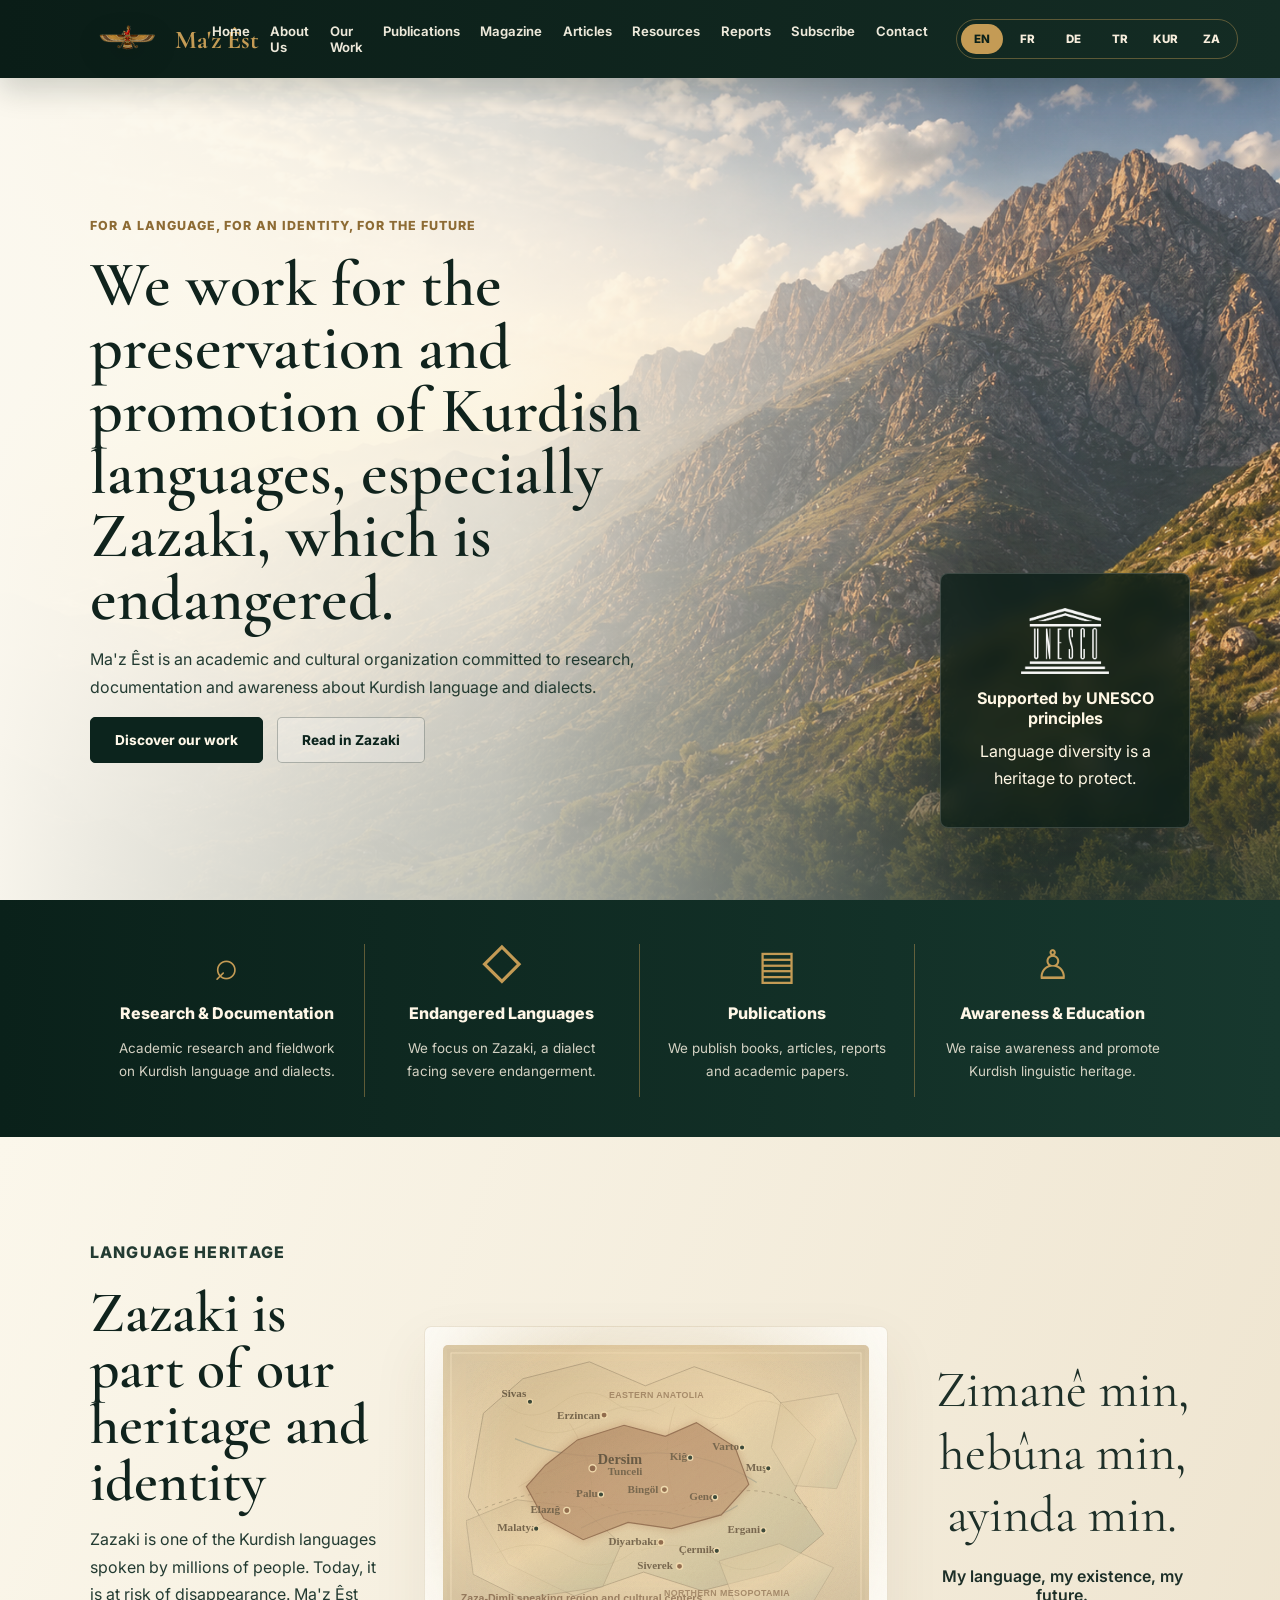
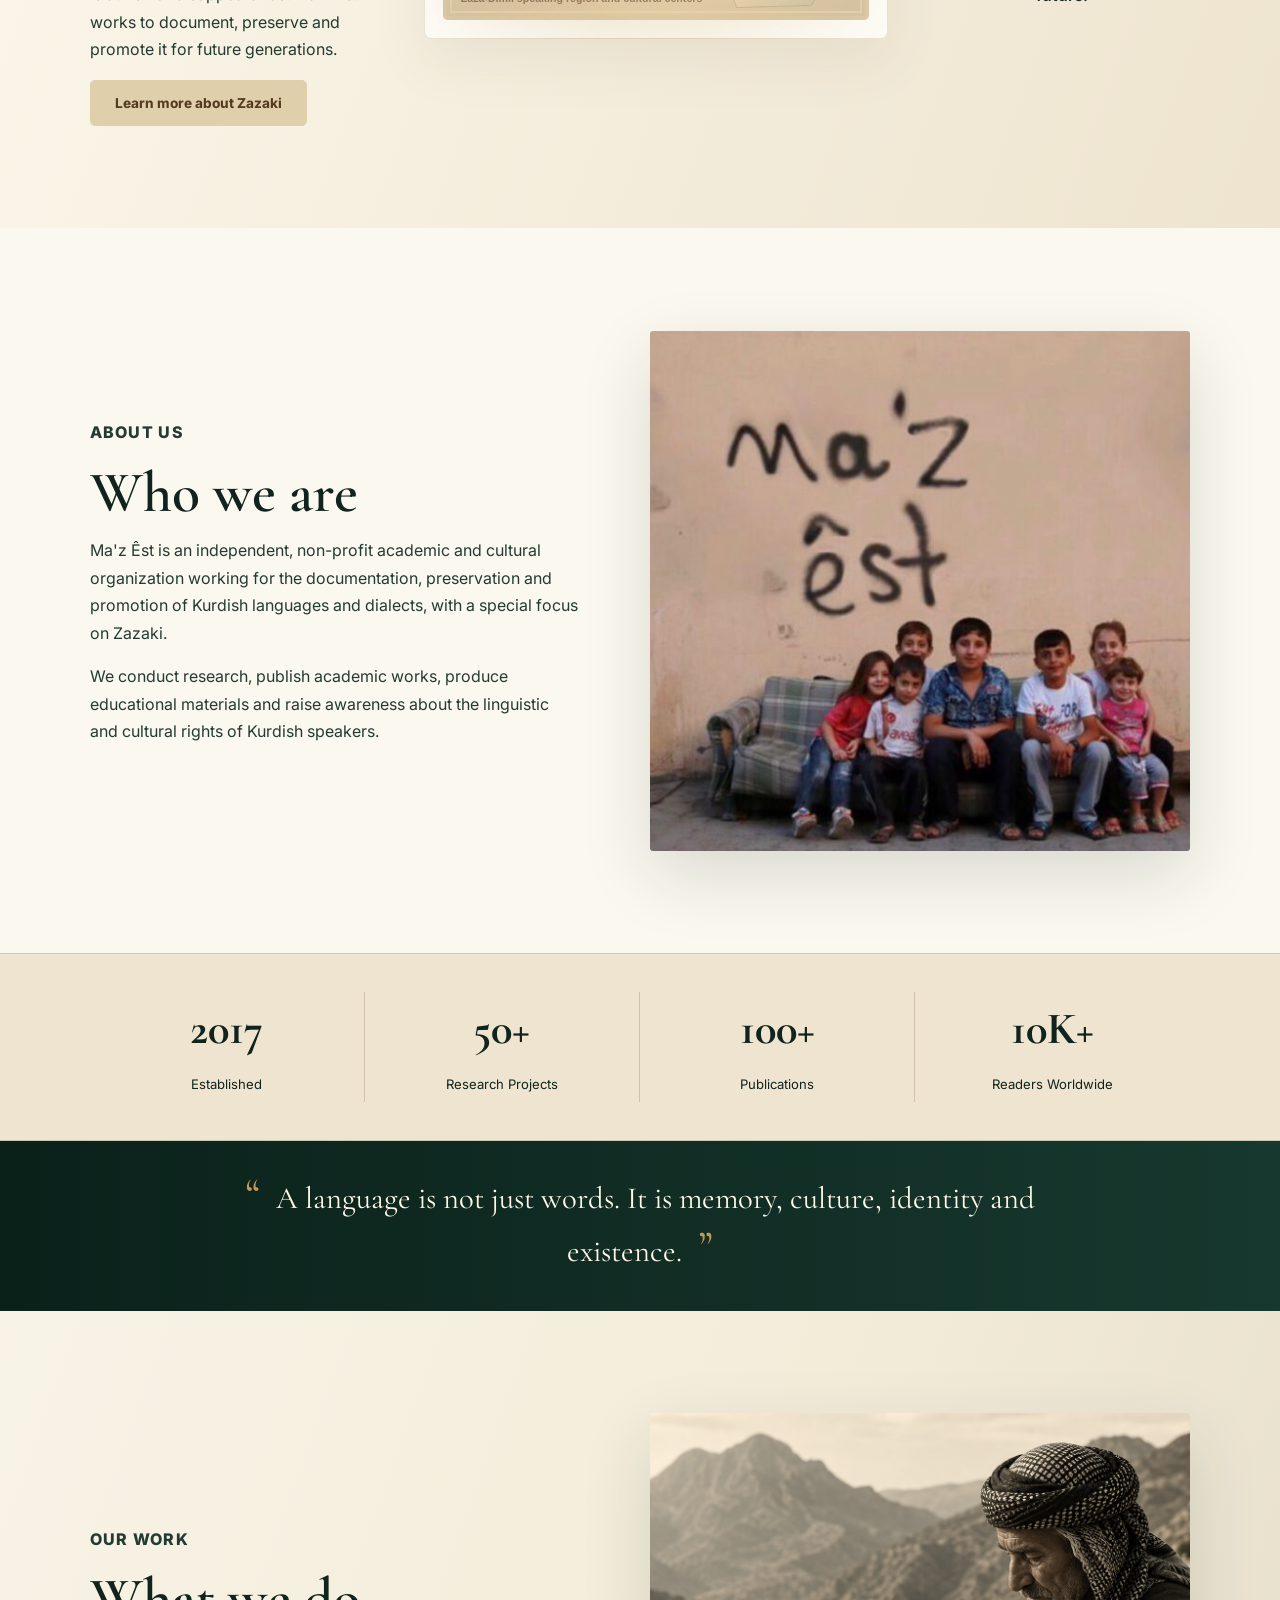
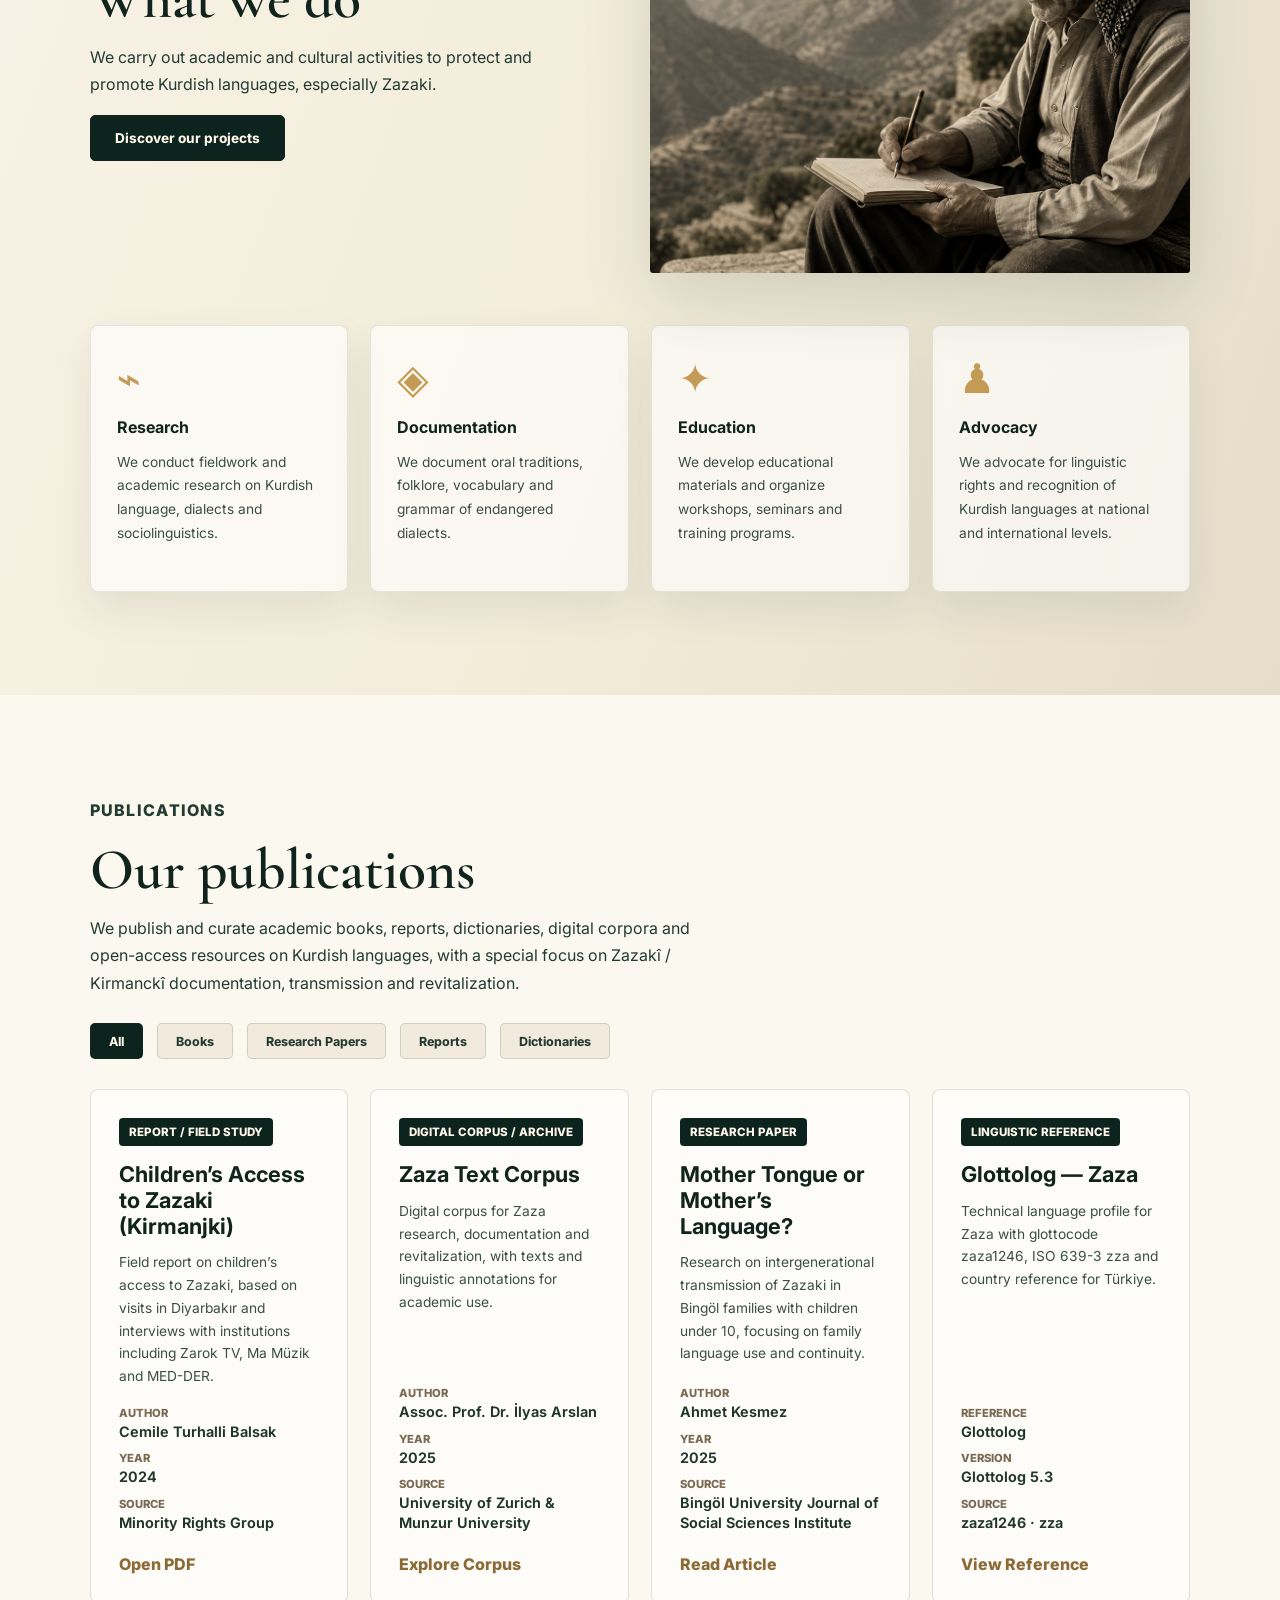
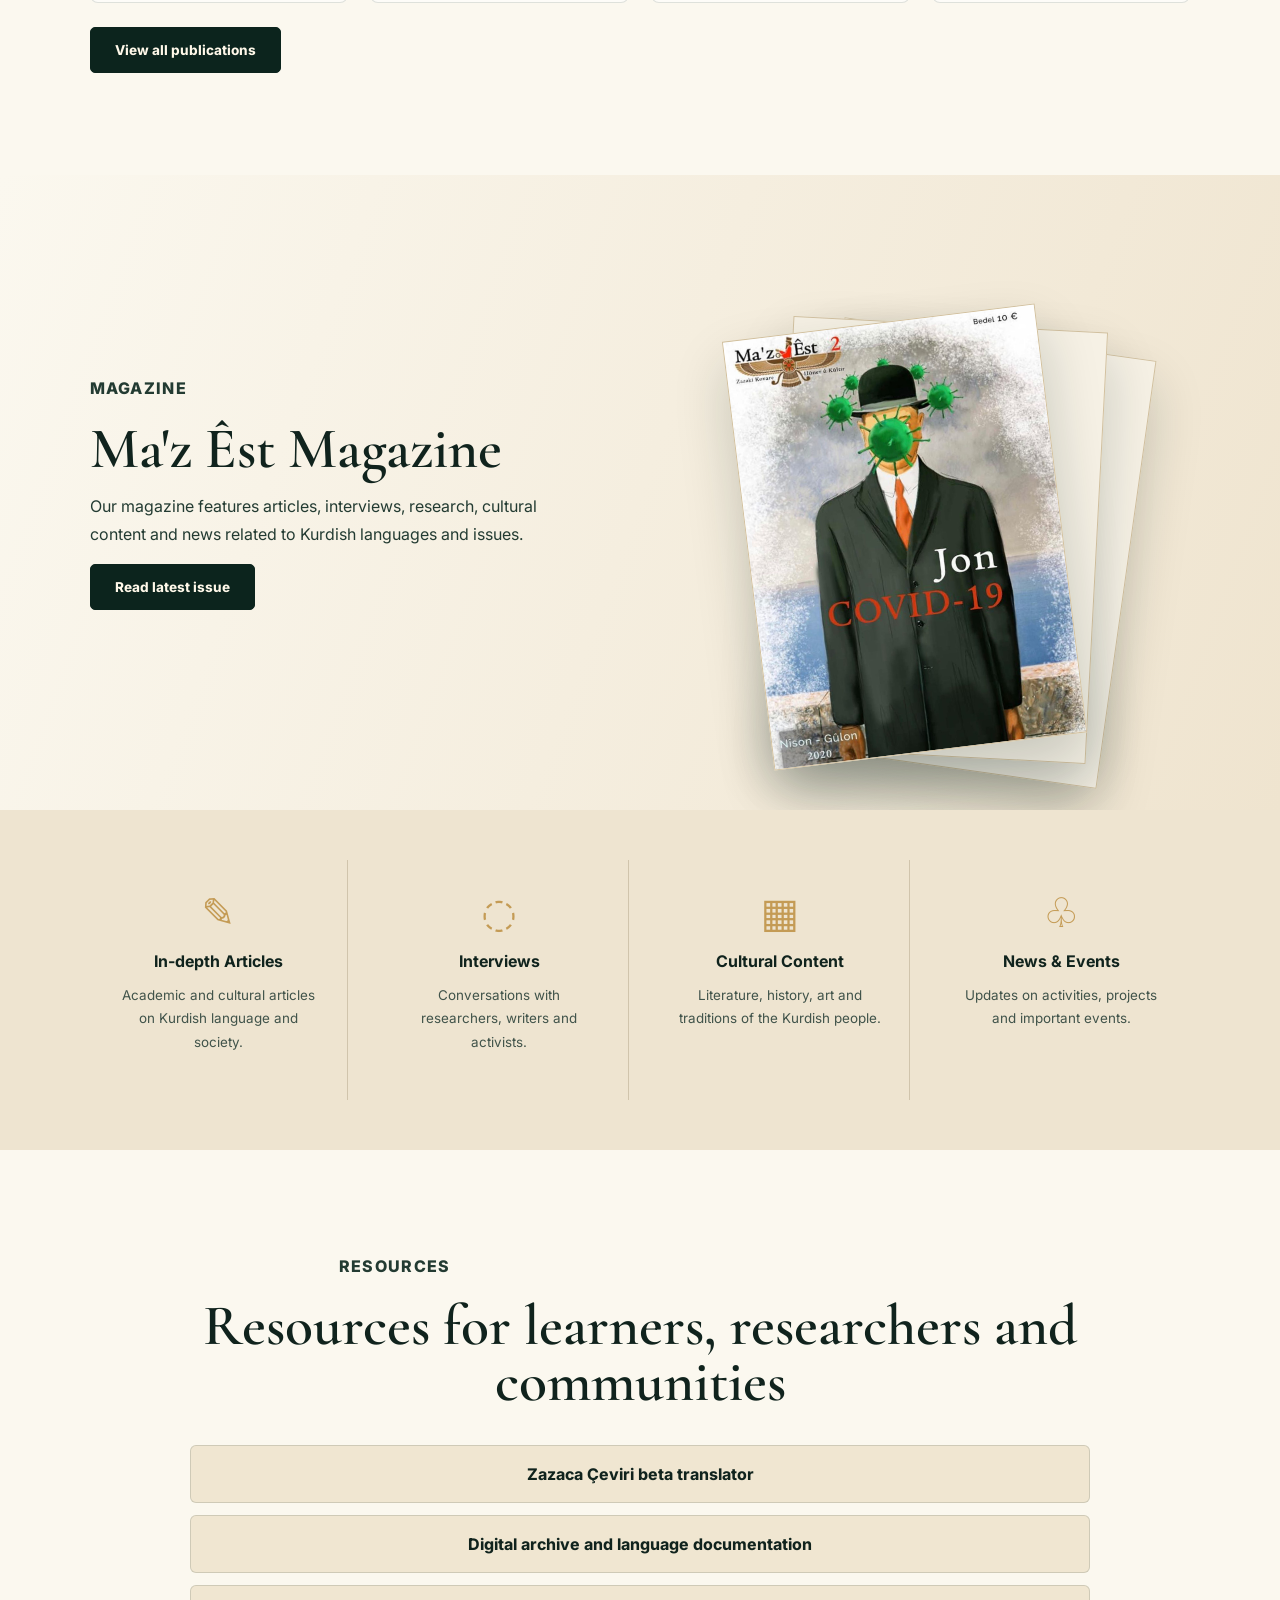
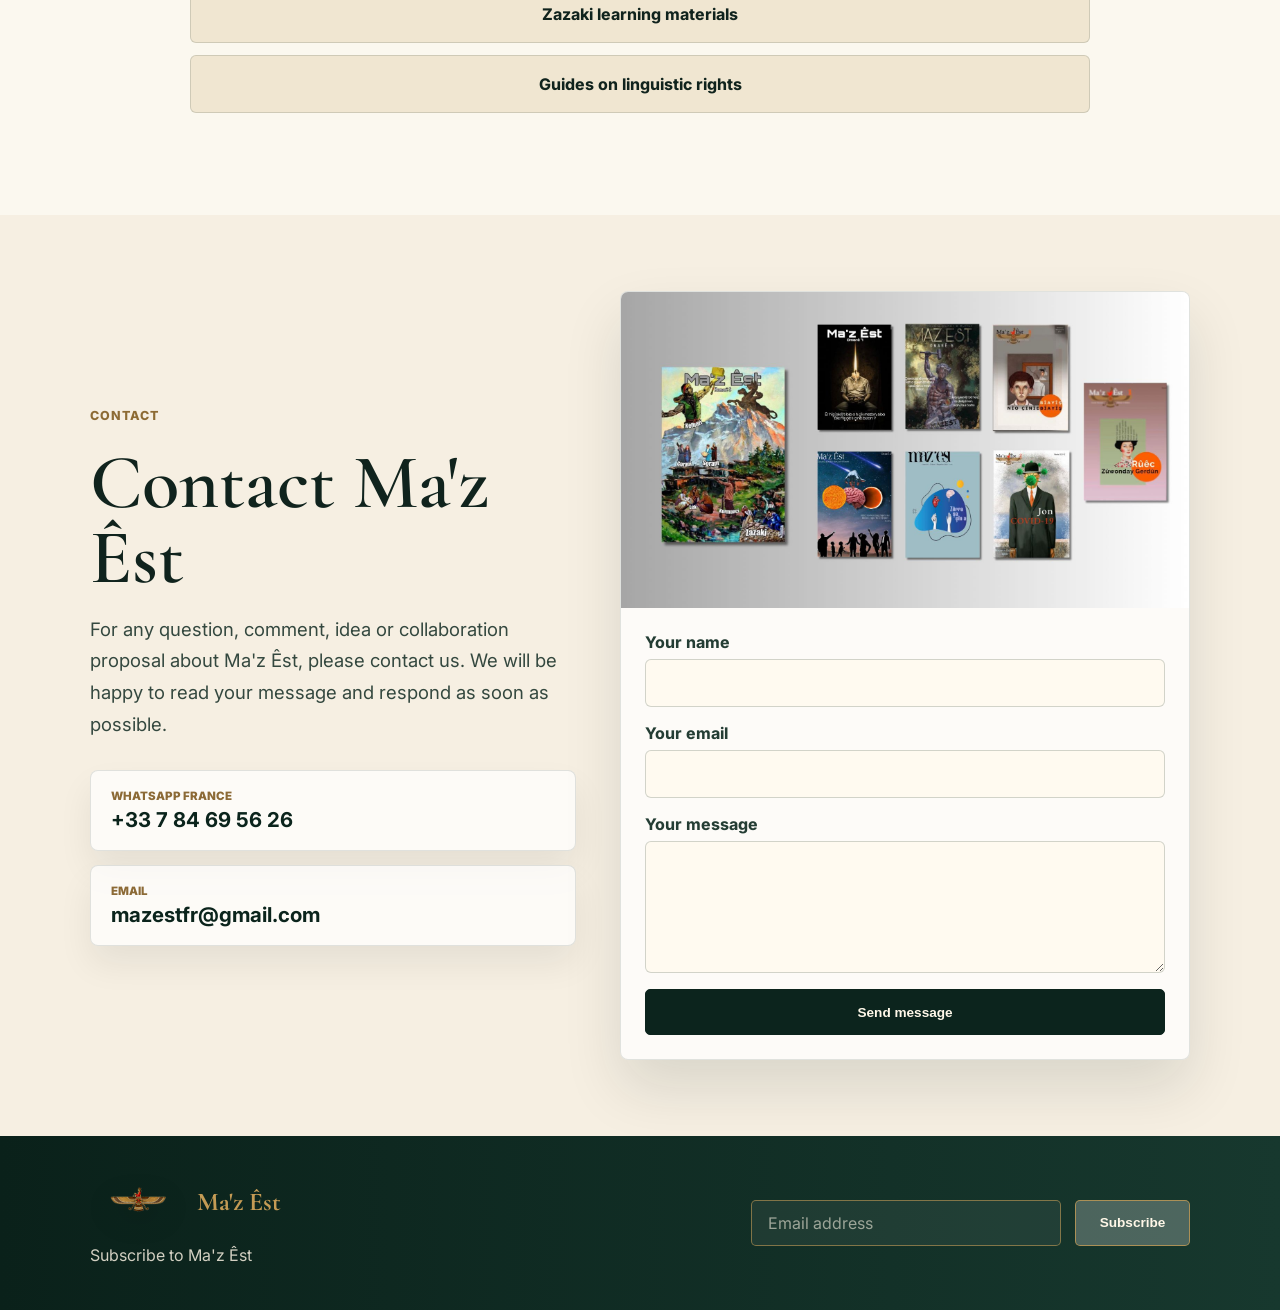
<file: index.html>
<!doctype html>
<html lang="en">
  <head>
    <meta charset="UTF-8" />
    <meta name="viewport" content="width=device-width, initial-scale=1.0" />
    <title>Ma'z Êst | Kurdish Language Preservation</title>
    <link rel="preconnect" href="https://fonts.googleapis.com" />
    <link rel="preconnect" href="https://fonts.gstatic.com" crossorigin />
    <link href="https://fonts.googleapis.com/css2?family=Cormorant+Garamond:wght@500;600;700&family=Inter:wght@400;500;600;700&display=swap" rel="stylesheet" />
    <link rel="stylesheet" href="styles.css" />
  </head>
  <body>
    <header class="site-header">
      <a class="brand" href="#home" aria-label="Ma'z Êst home">
        <img class="brand-logo" src="assets/logosans.png" alt="" /><span class="brand-name">Ma'z Êst</span>
      </a>
      <button class="nav-toggle" type="button" aria-label="Open menu" aria-expanded="false">☰</button>
      <nav class="main-nav" aria-label="Main navigation">
        <a href="index.html" data-i18n="nav.home">Home</a>
        <a href="#about" data-i18n="nav.about">About Us</a>
        <a href="research.html" data-i18n="nav.work">Our Work</a>
        <a href="publications.html" data-i18n="nav.publications">Publications</a>
        <a href="magazine.html" data-i18n="nav.magazine">Magazine</a>
        <a href="articles.html" data-i18n="nav.articles">Articles</a>
        <a href="resources.html" data-i18n="nav.resources">Resources</a>
        <a href="reports.html" data-i18n="nav.reports">Reports</a>
        <a href="abonnement/" data-i18n="nav.subscribe">Subscribe</a>
        <a href="#contact" data-i18n="nav.contact">Contact</a>
      </nav>
      <div class="language-switch" aria-label="Language">
        <button type="button" class="active" data-lang="en">EN</button>
        <button type="button" data-lang="fr">FR</button>
        <button type="button" data-lang="de">DE</button>
        <button type="button" data-lang="tr">TR</button>
        <button type="button" data-lang="ku">KUR</button>
        <button type="button" data-lang="za">ZA</button>
      </div>
    </header>

    <main id="home">
      <section class="hero">
        <div class="hero-media" aria-hidden="true"></div>
        <div class="hero-content">
          <p class="eyebrow" data-i18n="hero.eyebrow">For a language, for an identity, for the future</p>
          <h1 data-i18n="hero.title">We work for the preservation and promotion of Kurdish languages, especially Zazaki, which is endangered.</h1>
          <p data-i18n="hero.copy">Ma'z Êst is an academic and cultural organization committed to research, documentation and awareness about Kurdish language and dialects.</p>
          <div class="actions">
            <a class="button primary" href="#work" data-i18n="hero.cta1">Discover our work</a>
            <a class="button secondary" href="#heritage" data-i18n="hero.cta2">Read in Zazaki</a>
          </div>
        </div>
        <aside class="unesco-card">
          <img class="unesco-logo" src="assets/unesco.png" alt="UNESCO logo" />
          <strong data-i18n="hero.unescoTitle">Supported by UNESCO principles</strong>
          <p data-i18n="hero.unescoCopy">Language diversity is a heritage to protect.</p>
        </aside>
      </section>

      <section class="pillar-strip" aria-label="Focus areas">
        <article>
          <span class="line-icon">⌕</span>
          <h2 data-i18n="pillars.research.title">Research & Documentation</h2>
          <p data-i18n="pillars.research.copy">Academic research and fieldwork on Kurdish language and dialects.</p>
        </article>
        <article>
          <span class="line-icon">◇</span>
          <h2 data-i18n="pillars.languages.title">Endangered Languages</h2>
          <p data-i18n="pillars.languages.copy">We focus on Zazaki, a dialect facing severe endangerment.</p>
        </article>
        <article>
          <span class="line-icon">▤</span>
          <h2 data-i18n="pillars.publications.title">Publications</h2>
          <p data-i18n="pillars.publications.copy">We publish books, articles, reports and academic papers.</p>
        </article>
        <article>
          <span class="line-icon">♙</span>
          <h2 data-i18n="pillars.education.title">Awareness & Education</h2>
          <p data-i18n="pillars.education.copy">We raise awareness and promote Kurdish linguistic heritage.</p>
        </article>
      </section>

      <section class="heritage" id="heritage">
        <div>
          <p class="eyebrow" data-i18n="heritage.eyebrow">Language heritage</p>
          <h2 data-i18n="heritage.title">Zazaki is part of our heritage and identity</h2>
          <p data-i18n="heritage.copy">Zazaki is one of the Kurdish languages spoken by millions of people. Today, it is at risk of disappearance. Ma'z Êst works to document, preserve and promote it for future generations.</p>
          <a class="button muted" href="#about" data-i18n="heritage.cta">Learn more about Zazaki</a>
        </div>
        <div class="map-panel">
          <img src="assets/zaza-map.svg" alt="Beige map of Zaza-Dimli Kurdish regions and cities" />
        </div>
        <blockquote>
          <span>Zimanê min, hebûna min, ayinda min.</span>
          <small data-i18n="heritage.quote">My language, my existence, my future.</small>
        </blockquote>
      </section>

      <section class="split-section" id="about">
        <div class="section-copy">
          <p class="eyebrow" data-i18n="about.eyebrow">About us</p>
          <h2 data-i18n="about.title">Who we are</h2>
          <p data-i18n="about.copy1">Ma'z Êst is an independent, non-profit academic and cultural organization working for the documentation, preservation and promotion of Kurdish languages and dialects, with a special focus on Zazaki.</p>
          <p data-i18n="about.copy2">We conduct research, publish academic works, produce educational materials and raise awareness about the linguistic and cultural rights of Kurdish speakers.</p>
        </div>
        <img src="assets/mazest-about.jpeg" alt="Children sitting under Ma'z Êst writing on a wall" />
      </section>

      <section class="stats">
        <article><strong>2017</strong><span data-i18n="stats.established">Established</span></article>
        <article><strong>50+</strong><span data-i18n="stats.projects">Research Projects</span></article>
        <article><strong>100+</strong><span data-i18n="stats.publications">Publications</span></article>
        <article><strong>10K+</strong><span data-i18n="stats.readers">Readers Worldwide</span></article>
      </section>

      <section class="quote-band">
        <p data-i18n="quote">A language is not just words. It is memory, culture, identity and existence.</p>
      </section>

      <section class="work-section" id="work">
        <div class="work-hero">
          <div>
            <p class="eyebrow" data-i18n="work.eyebrow">Our work</p>
            <h2 data-i18n="work.title">What we do</h2>
            <p data-i18n="work.copy">We carry out academic and cultural activities to protect and promote Kurdish languages, especially Zazaki.</p>
            <a class="button primary" href="#publications" data-i18n="work.cta">Discover our projects</a>
          </div>
          <img src="assets/cultural-writer.png" alt="Elder Kurdish writer documenting language in a notebook" />
        </div>
        <div class="work-grid">
          <article><span>⌁</span><h3 data-i18n="work.cards.research.title">Research</h3><p data-i18n="work.cards.research.copy">We conduct fieldwork and academic research on Kurdish language, dialects and sociolinguistics.</p></article>
          <article><span>◈</span><h3 data-i18n="work.cards.documentation.title">Documentation</h3><p data-i18n="work.cards.documentation.copy">We document oral traditions, folklore, vocabulary and grammar of endangered dialects.</p></article>
          <article><span>✦</span><h3 data-i18n="work.cards.education.title">Education</h3><p data-i18n="work.cards.education.copy">We develop educational materials and organize workshops, seminars and training programs.</p></article>
          <article><span>♟</span><h3 data-i18n="work.cards.advocacy.title">Advocacy</h3><p data-i18n="work.cards.advocacy.copy">We advocate for linguistic rights and recognition of Kurdish languages at national and international levels.</p></article>
        </div>
      </section>

      <section class="publications" id="publications">
        <div class="section-heading">
          <p class="eyebrow" data-i18n="publications.eyebrow">Publications</p>
          <h2 data-i18n="publications.title">Our publications</h2>
          <p data-i18n="publications.copy">We publish and curate academic books, reports, dictionaries, digital corpora and open-access resources on Kurdish languages, with a special focus on Zazakî / Kirmanckî documentation, transmission and revitalization.</p>
        </div>
        <div class="tabs" aria-label="Publication filters">
          <button class="active" data-i18n="publications.tabs.all">All</button>
          <button data-i18n="publications.tabs.books">Books</button>
          <button data-i18n="publications.tabs.research">Research Papers</button>
          <button data-i18n="publications.tabs.reports">Reports</button>
          <button data-i18n="publications.tabs.dict">Dictionaries</button>
        </div>
        <div class="book-grid">
          <article class="book resource-publication">
            <span class="resource-badge" data-i18n="publications.cards.access.type">Report / Field Study</span>
            <h3>Children’s Access to Zazaki (Kirmanjki)</h3>
            <p data-i18n="publications.cards.access.copy">Field report on children’s access to Zazaki, based on visits in Diyarbakır and interviews with institutions including Zarok TV, Ma Müzik and MED-DER.</p>
            <dl>
              <div><dt data-i18n="publications.card.author">Author</dt><dd>Cemile Turhalli Balsak</dd></div>
              <div><dt data-i18n="publications.card.year">Year</dt><dd>2024</dd></div>
              <div><dt data-i18n="publications.card.source">Source</dt><dd>Minority Rights Group</dd></div>
            </dl>
            <a class="section-link" href="https://minorityrights.org/app/uploads/2024/04/childrens-access-to-zazaki-en.pdf" target="_blank" rel="noopener" data-i18n="publications.cards.access.button">Open PDF</a>
          </article>
          <article class="book resource-publication">
            <span class="resource-badge" data-i18n="publications.cards.corpus.type">Digital Corpus / Archive</span>
            <h3>Zaza Text Corpus</h3>
            <p data-i18n="publications.cards.corpus.copy">Digital corpus for Zaza research, documentation and revitalization, with texts and linguistic annotations for academic use.</p>
            <dl>
              <div><dt data-i18n="publications.card.author">Author</dt><dd>Assoc. Prof. Dr. İlyas Arslan</dd></div>
              <div><dt data-i18n="publications.card.year">Year</dt><dd>2025</dd></div>
              <div><dt data-i18n="publications.card.source">Source</dt><dd>University of Zurich & Munzur University</dd></div>
            </dl>
            <a class="section-link" href="https://ilyasarslan62.github.io/zazatextcorpus/" target="_blank" rel="noopener" data-i18n="publications.cards.corpus.button">Explore Corpus</a>
          </article>
          <article class="book resource-publication">
            <span class="resource-badge" data-i18n="publications.cards.transmission.type">Research Paper</span>
            <h3>Mother Tongue or Mother’s Language?</h3>
            <p data-i18n="publications.cards.transmission.copy">Research on intergenerational transmission of Zazaki in Bingöl families with children under 10, focusing on family language use and continuity.</p>
            <dl>
              <div><dt data-i18n="publications.card.author">Author</dt><dd>Ahmet Kesmez</dd></div>
              <div><dt data-i18n="publications.card.year">Year</dt><dd>2025</dd></div>
              <div><dt data-i18n="publications.card.source">Source</dt><dd>Bingöl University Journal of Social Sciences Institute</dd></div>
            </dl>
            <a class="section-link" href="https://dergipark.org.tr/tr/pub/busbed/article/1689349" target="_blank" rel="noopener" data-i18n="publications.cards.transmission.button">Read Article</a>
          </article>
          <article class="book resource-publication">
            <span class="resource-badge" data-i18n="publications.cards.glottolog.type">Linguistic Reference</span>
            <h3>Glottolog — Zaza</h3>
            <p data-i18n="publications.cards.glottolog.copy">Technical language profile for Zaza with glottocode zaza1246, ISO 639-3 zza and country reference for Türkiye.</p>
            <dl>
              <div><dt data-i18n="publications.card.reference">Reference</dt><dd>Glottolog</dd></div>
              <div><dt data-i18n="publications.card.version">Version</dt><dd>Glottolog 5.3</dd></div>
              <div><dt data-i18n="publications.card.source">Code</dt><dd>zaza1246 · zza</dd></div>
            </dl>
            <a class="section-link" href="https://glottolog.org/resource/languoid/id/zaza1246" target="_blank" rel="noopener" data-i18n="publications.cards.glottolog.button">View Reference</a>
          </article>
        </div>
        <a class="button primary centered" href="#resources" data-i18n="publications.cta">View all publications</a>
      </section>

      <section class="magazine" id="magazine">
        <div class="section-copy">
          <p class="eyebrow" data-i18n="magazine.eyebrow">Magazine</p>
          <h2 data-i18n="magazine.title">Ma'z Êst Magazine</h2>
          <p data-i18n="magazine.copy">Our magazine features articles, interviews, research, cultural content and news related to Kurdish languages and issues.</p>
          <a class="button primary" href="#articles" data-i18n="magazine.cta">Read latest issue</a>
        </div>
        <div class="magazine-stack" aria-label="Magazine cover mockup">
          <div class="issue back"></div>
          <div class="issue mid"></div>
          <div class="issue front">
            <img class="real-magazine-cover" src="assets/magazine/mazest-magazine-covid.png" alt="Ma'z Êst magazine cover about Covid-19" />
          </div>
        </div>
      </section>

      <section class="article-grid" id="articles">
        <article><span>✎</span><h3 data-i18n="articles.inDepth.title">In-depth Articles</h3><p data-i18n="articles.inDepth.copy">Academic and cultural articles on Kurdish language and society.</p></article>
        <article><span>◌</span><h3 data-i18n="articles.interviews.title">Interviews</h3><p data-i18n="articles.interviews.copy">Conversations with researchers, writers and activists.</p></article>
        <article><span>▦</span><h3 data-i18n="articles.culture.title">Cultural Content</h3><p data-i18n="articles.culture.copy">Literature, history, art and traditions of the Kurdish people.</p></article>
        <article><span>♧</span><h3 data-i18n="articles.news.title">News & Events</h3><p data-i18n="articles.news.copy">Updates on activities, projects and important events.</p></article>
      </section>

      <section class="resources" id="resources">
        <p class="eyebrow" data-i18n="resources.eyebrow">Resources</p>
        <h2 data-i18n="resources.title">Resources for learners, researchers and communities</h2>
        <div class="resource-list">
          <a href="translator.html" data-i18n="resources.items.translator">Zazaca Çeviri beta translator</a>
          <a href="archive.html" data-i18n="resources.items.archive">Digital archive and language documentation</a>
          <a href="teaching-learning.html" data-i18n="resources.items.lessons">Zazaki learning materials</a>
          <a href="linguistic-rights.html" data-i18n="resources.items.rights">Guides on linguistic rights</a>
        </div>
      </section>

      <section class="contact-section" id="contact">
        <div class="contact-copy">
          <p class="eyebrow" data-i18n="contact.eyebrow">Contact</p>
          <h2 data-i18n="contact.title">Contact Ma'z Êst</h2>
          <p data-i18n="contact.copy">For any question, comment, idea or collaboration proposal about Ma'z Êst, please contact us. We will be happy to read your message and respond as soon as possible.</p>
          <div class="contact-actions">
            <a class="contact-link" href="https://wa.me/33784695626" target="_blank" rel="noopener">
              <span data-i18n="contact.whatsappLabel">WhatsApp France</span>
              <strong>+33 7 84 69 56 26</strong>
            </a>
            <a class="contact-link" href="mailto:mazestfr@gmail.com">
              <span data-i18n="contact.emailLabel">Email</span>
              <strong>mazestfr@gmail.com</strong>
            </a>
          </div>
        </div>
        <div class="contact-panel">
          <figure class="contact-image">
            <img src="assets/imagedeco.jpeg" alt="Ma'z Êst magazine covers" />
          </figure>
          <form class="contact-form" action="mailto:mazestfr@gmail.com" method="post" enctype="text/plain">
            <label>
              <span data-i18n="contact.form.name">Your name</span>
              <input type="text" name="name" autocomplete="name" required />
            </label>
            <label>
              <span data-i18n="contact.form.email">Your email</span>
              <input type="email" name="email" autocomplete="email" required />
            </label>
            <label>
              <span data-i18n="contact.form.message">Your message</span>
              <textarea name="message" rows="5" required></textarea>
            </label>
            <button class="button primary" type="submit" data-i18n="contact.form.submit">Send message</button>
          </form>
        </div>
      </section>
    </main>

    <footer class="site-footer">
      <div>
        <a class="brand" href="#home"><img class="brand-logo" src="assets/logosans.png" alt="" /><span class="brand-name">Ma'z Êst</span></a>
        <p data-i18n="footer.copy">Subscribe to Ma'z Êst</p>
      </div>
      <form>
        <label class="sr-only" for="footer-email" data-i18n="footer.placeholder">Email address</label>
        <input id="footer-email" type="email" name="email" data-i18n-placeholder="footer.placeholder" placeholder="Email address" required />
        <button class="button secondary" type="submit" data-i18n="footer.cta">Subscribe</button>
      </form>
    </footer>
    <script src="script.js?v=20260528-contact-form"></script>
  </body>
</html>
</file>
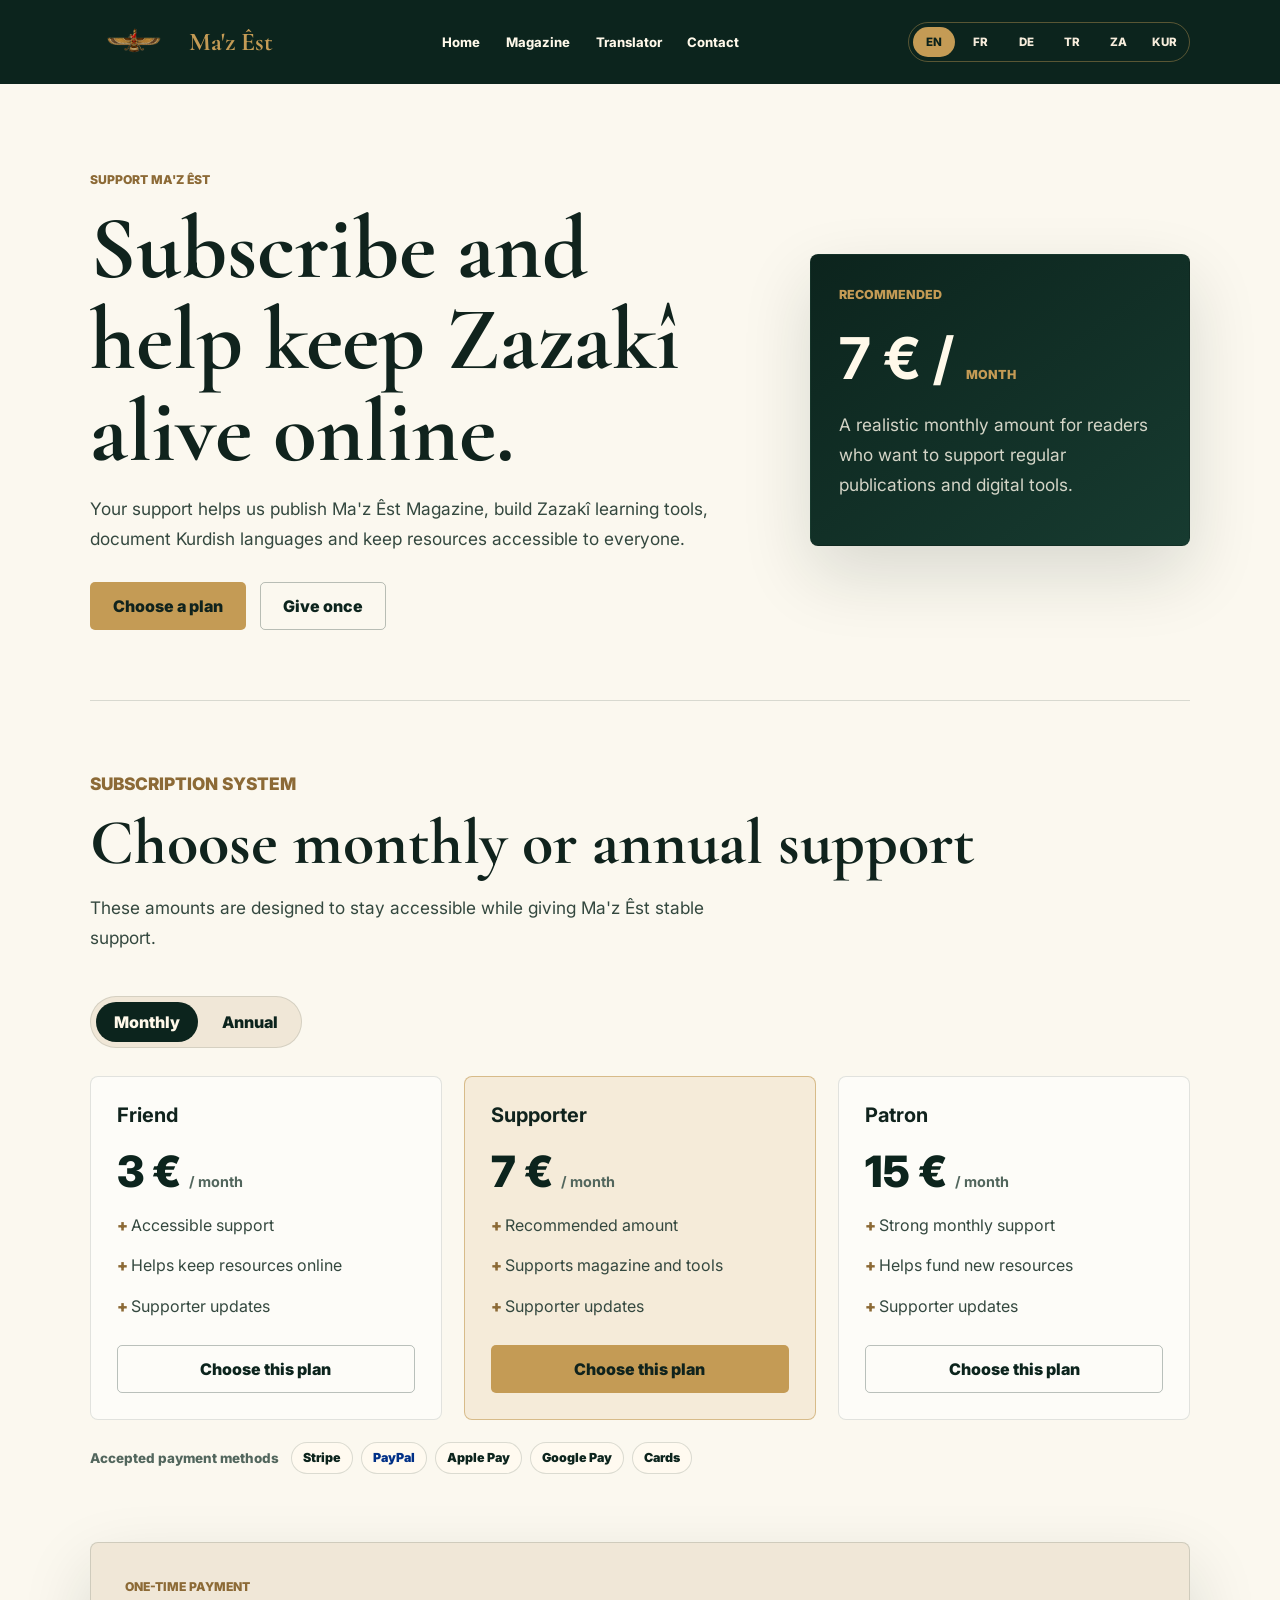
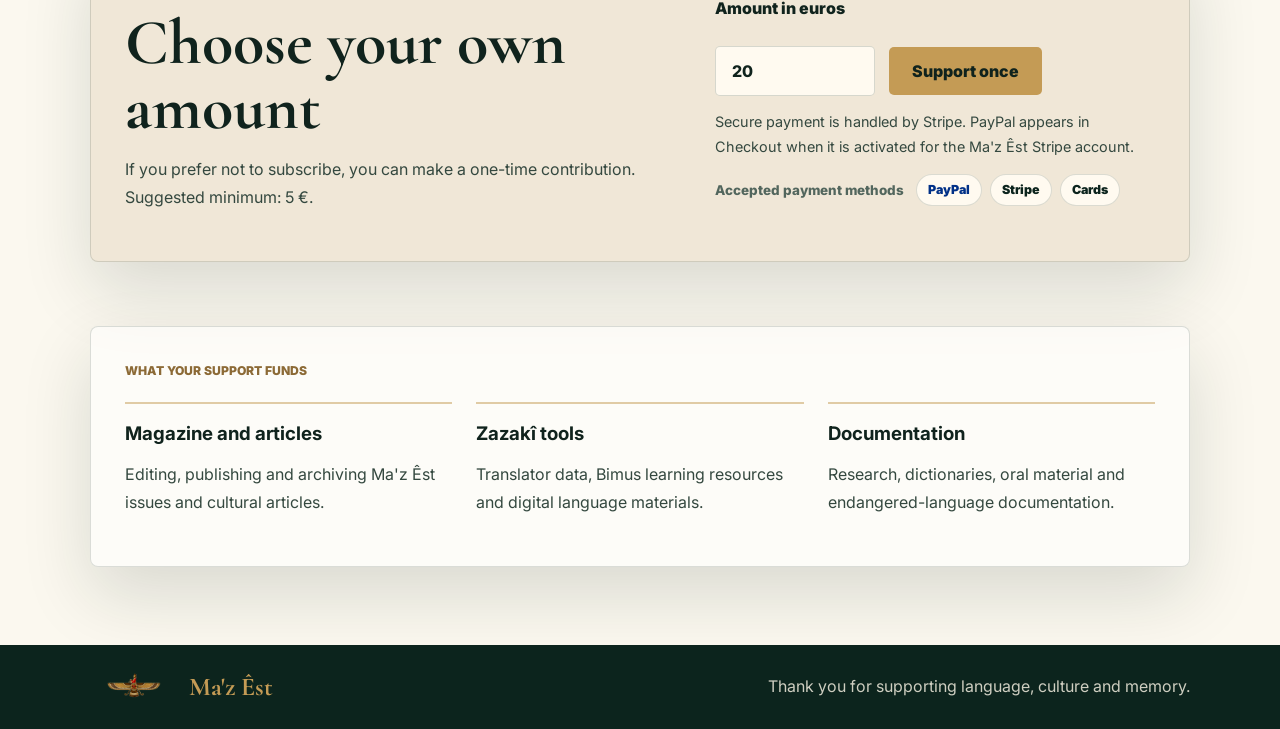
<file: abonnement/index.html>
<!doctype html>
<html lang="en">
  <head>
    <meta charset="UTF-8" />
    <meta name="viewport" content="width=device-width, initial-scale=1.0" />
    <meta name="description" content="Subscribe to Ma'z Êst or make a one-time contribution to support Kurdish language documentation, Zazakî resources and cultural publications." />
    <title>Subscribe to Ma'z Êst</title>
    <link rel="preconnect" href="https://fonts.googleapis.com" />
    <link rel="preconnect" href="https://fonts.gstatic.com" crossorigin />
    <link href="https://fonts.googleapis.com/css2?family=Cormorant+Garamond:wght@600;700&family=Inter:wght@400;500;600;700;800&display=swap" rel="stylesheet" />
    <link rel="stylesheet" href="styles.css" />
  </head>
  <body>
    <header class="site-header">
      <a class="brand" href="../index.html" aria-label="Ma'z Êst home">
        <img src="../assets/logosans.png" alt="" />
        <span>Ma'z Êst</span>
      </a>
      <nav class="top-nav" aria-label="Main navigation">
        <a href="../index.html" data-copy="navHome">Home</a>
        <a href="../magazine.html" data-copy="navMagazine">Magazine</a>
        <a href="../translator.html" data-copy="navTranslator">Translator</a>
        <a href="../index.html#contact" data-copy="navContact">Contact</a>
      </nav>
      <div class="language-switch" aria-label="Language">
        <button type="button" class="active" data-lang="en">EN</button>
        <button type="button" data-lang="fr">FR</button>
        <button type="button" data-lang="de">DE</button>
        <button type="button" data-lang="tr">TR</button>
        <button type="button" data-lang="za">ZA</button>
        <button type="button" data-lang="ku">KUR</button>
      </div>
    </header>

    <main>
      <section class="hero">
        <div>
          <p class="eyebrow" data-copy="heroEyebrow">Support Ma'z Êst</p>
          <h1 data-copy="heroTitle">Subscribe and help keep Zazakî alive online.</h1>
          <p data-copy="heroText">Your support helps us publish Ma'z Êst Magazine, build Zazakî learning tools, document Kurdish languages and keep resources accessible to everyone.</p>
          <div class="hero-actions">
            <a class="button primary" href="#plans" data-copy="heroCta">Choose a plan</a>
            <a class="button secondary" href="#one-time" data-copy="heroGift">Give once</a>
          </div>
        </div>
        <aside class="impact-card">
          <span data-copy="impactLabel">Recommended</span>
          <strong>7 € / <span data-copy="monthShort">month</span></strong>
          <p data-copy="impactText">A realistic monthly amount for readers who want to support regular publications and digital tools.</p>
        </aside>
      </section>

      <section class="plans-section" id="plans">
        <div class="section-head">
          <p class="eyebrow" data-copy="plansEyebrow">Subscription system</p>
          <h2 data-copy="plansTitle">Choose monthly or annual support</h2>
          <p data-copy="plansText">These amounts are designed to stay accessible while giving Ma'z Êst stable support.</p>
        </div>

        <div class="billing-tabs" role="tablist" aria-label="Billing period">
          <button class="active" type="button" data-billing="monthly" data-copy="monthly">Monthly</button>
          <button type="button" data-billing="annual" data-copy="annual">Annual</button>
        </div>

        <div class="plan-grid" data-plan-grid></div>
        <div class="payment-methods" aria-label="Accepted payment methods">
          <span data-copy="paymentMethodsLabel">Accepted payment methods</span>
          <strong>Stripe</strong>
          <strong class="paypal-badge">PayPal</strong>
          <strong>Apple Pay</strong>
          <strong>Google Pay</strong>
          <strong data-copy="cardsLabel">Cards</strong>
        </div>
      </section>

      <section class="one-time" id="one-time">
        <div>
          <p class="eyebrow" data-copy="oneTimeEyebrow">One-time payment</p>
          <h2 data-copy="oneTimeTitle">Choose your own amount</h2>
          <p data-copy="oneTimeText">If you prefer not to subscribe, you can make a one-time contribution. Suggested minimum: 5 €.</p>
        </div>
        <form class="custom-amount-form">
          <label for="customAmount" data-copy="amountLabel">Amount in euros</label>
          <div class="amount-row">
            <input id="customAmount" name="amount" type="number" min="5" step="1" value="20" />
            <button class="button primary" type="submit" data-copy="supportOnce">Support once</button>
          </div>
          <p class="form-note" data-copy="paymentNote">Payment links are prepared for Stripe or PayPal. Until they are connected, the button opens an email request.</p>
          <div class="payment-methods compact" aria-label="Accepted payment methods">
            <span data-copy="paymentMethodsLabel">Accepted payment methods</span>
            <strong class="paypal-badge">PayPal</strong>
            <strong>Stripe</strong>
            <strong data-copy="cardsLabel">Cards</strong>
          </div>
        </form>
      </section>

      <section class="use-section">
        <p class="eyebrow" data-copy="useEyebrow">What your support funds</p>
        <div class="use-grid">
          <article><h3 data-copy="use1Title">Magazine and articles</h3><p data-copy="use1Text">Editing, publishing and archiving Ma'z Êst issues and cultural articles.</p></article>
          <article><h3 data-copy="use2Title">Zazakî tools</h3><p data-copy="use2Text">Translator data, Bimus learning resources and digital language materials.</p></article>
          <article><h3 data-copy="use3Title">Documentation</h3><p data-copy="use3Text">Research, dictionaries, oral material and endangered-language documentation.</p></article>
        </div>
      </section>
    </main>

    <footer>
      <a class="brand" href="../index.html"><img src="../assets/logosans.png" alt="" /><span>Ma'z Êst</span></a>
      <p data-copy="footerText">Thank you for supporting language, culture and memory.</p>
    </footer>

    <script src="script.js"></script>
  </body>
</html>
</file>
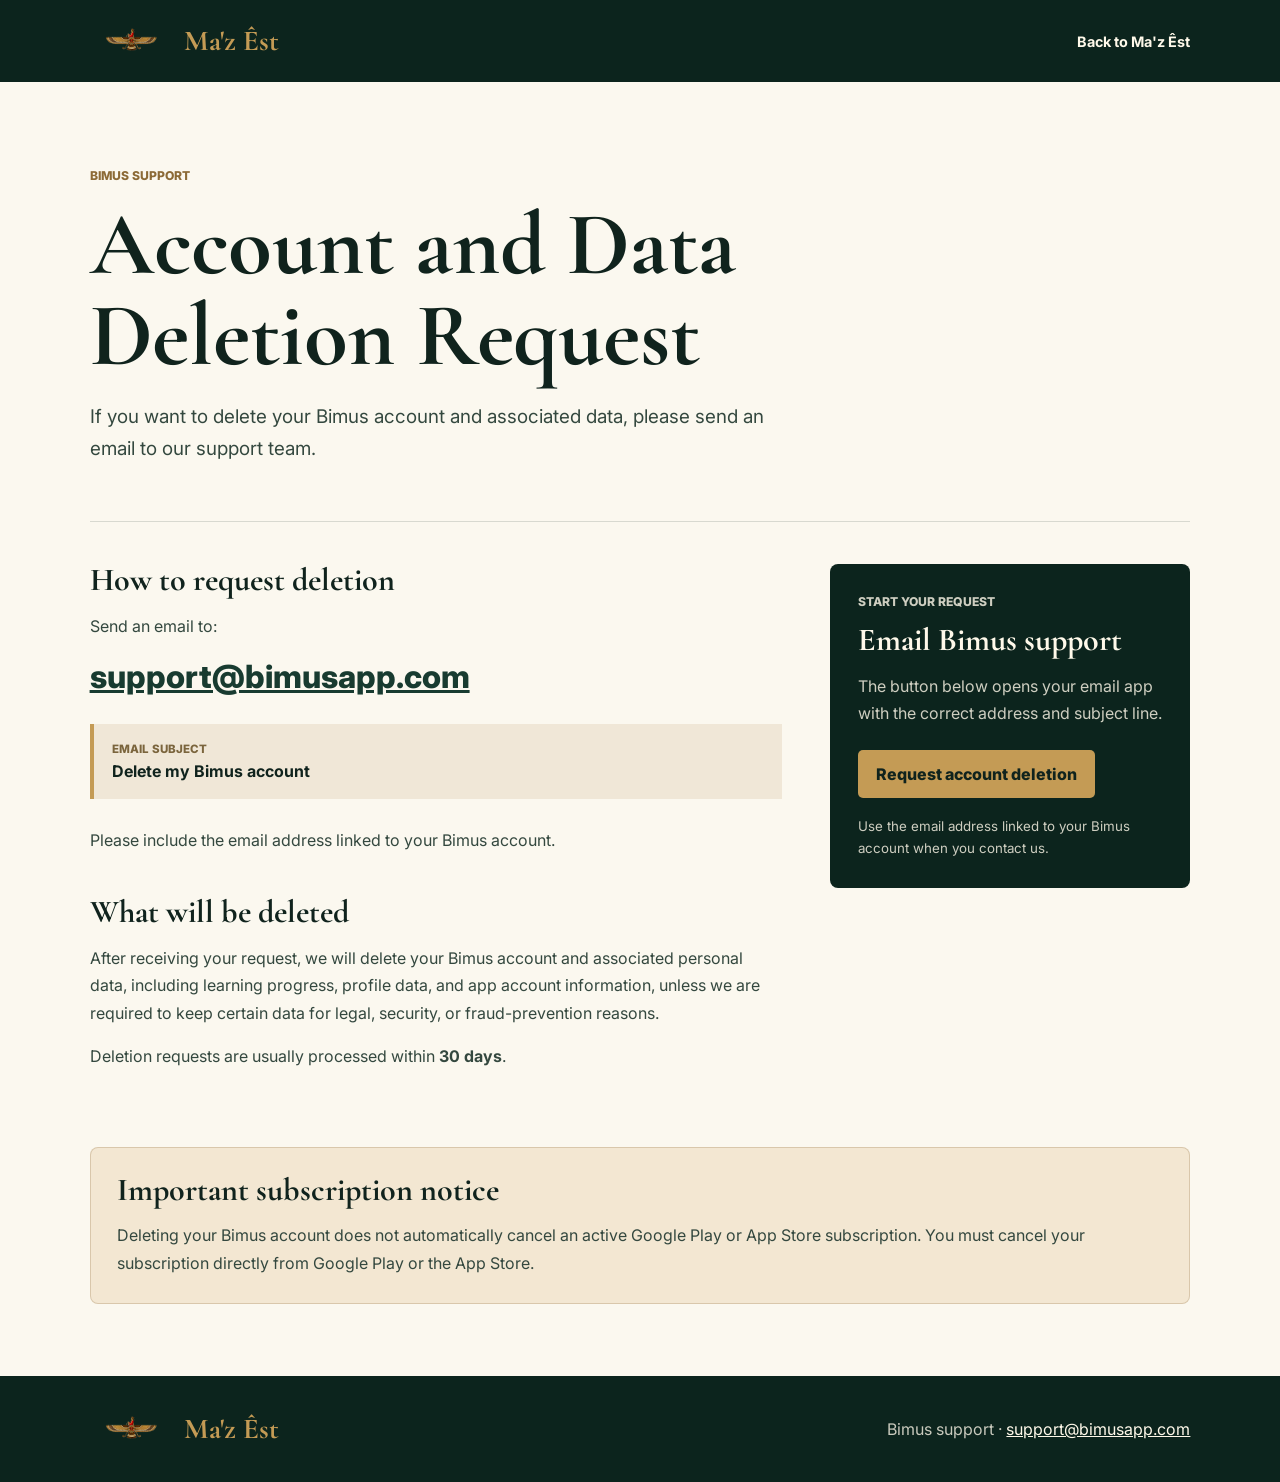
<file: bimus/index.html>
<!doctype html>
<html lang="en">
  <head>
    <meta charset="UTF-8" />
    <meta name="viewport" content="width=device-width, initial-scale=1.0" />
    <meta name="description" content="Request deletion of your Bimus account and associated personal data." />
    <title>Bimus | Account and Data Deletion Request</title>
    <link rel="preconnect" href="https://fonts.googleapis.com" />
    <link rel="preconnect" href="https://fonts.gstatic.com" crossorigin />
    <link href="https://fonts.googleapis.com/css2?family=Cormorant+Garamond:wght@600;700&family=Inter:wght@400;500;600;700&display=swap" rel="stylesheet" />
    <link rel="stylesheet" href="styles.css" />
  </head>
  <body>
    <header class="site-header">
      <a class="brand" href="../index.html" aria-label="Ma'z Êst home">
        <img src="../assets/logosans.png" alt="" />
        <span>Ma'z Êst</span>
      </a>
      <a class="back-link" href="../index.html">Back to Ma'z Êst</a>
    </header>

    <main>
      <section class="intro">
        <p class="eyebrow">Bimus support</p>
        <h1>Account and Data Deletion Request</h1>
        <p class="lede">If you want to delete your Bimus account and associated data, please send an email to our support team.</p>
      </section>

      <section class="content-grid">
        <article class="policy">
          <h2>How to request deletion</h2>
          <p>Send an email to:</p>
          <a class="email-link" href="mailto:support@bimusapp.com?subject=Delete%20my%20Bimus%20account">support@bimusapp.com</a>

          <div class="subject-box">
            <span>Email subject</span>
            <strong>Delete my Bimus account</strong>
          </div>

          <p>Please include the email address linked to your Bimus account.</p>

          <h2>What will be deleted</h2>
          <p>After receiving your request, we will delete your Bimus account and associated personal data, including learning progress, profile data, and app account information, unless we are required to keep certain data for legal, security, or fraud-prevention reasons.</p>

          <p>Deletion requests are usually processed within <strong>30 days</strong>.</p>
        </article>

        <aside class="action-panel">
          <p class="eyebrow">Start your request</p>
          <h2>Email Bimus support</h2>
          <p>The button below opens your email app with the correct address and subject line.</p>
          <a class="button" href="mailto:support@bimusapp.com?subject=Delete%20my%20Bimus%20account">Request account deletion</a>
          <small>Use the email address linked to your Bimus account when you contact us.</small>
        </aside>
      </section>

      <section class="notice">
        <h2>Important subscription notice</h2>
        <p>Deleting your Bimus account does not automatically cancel an active Google Play or App Store subscription. You must cancel your subscription directly from Google Play or the App Store.</p>
      </section>
    </main>

    <footer>
      <a class="brand" href="../index.html">
        <img src="../assets/logosans.png" alt="" />
        <span>Ma'z Êst</span>
      </a>
      <p>Bimus support · <a href="mailto:support@bimusapp.com">support@bimusapp.com</a></p>
    </footer>
  </body>
</html>
</file>
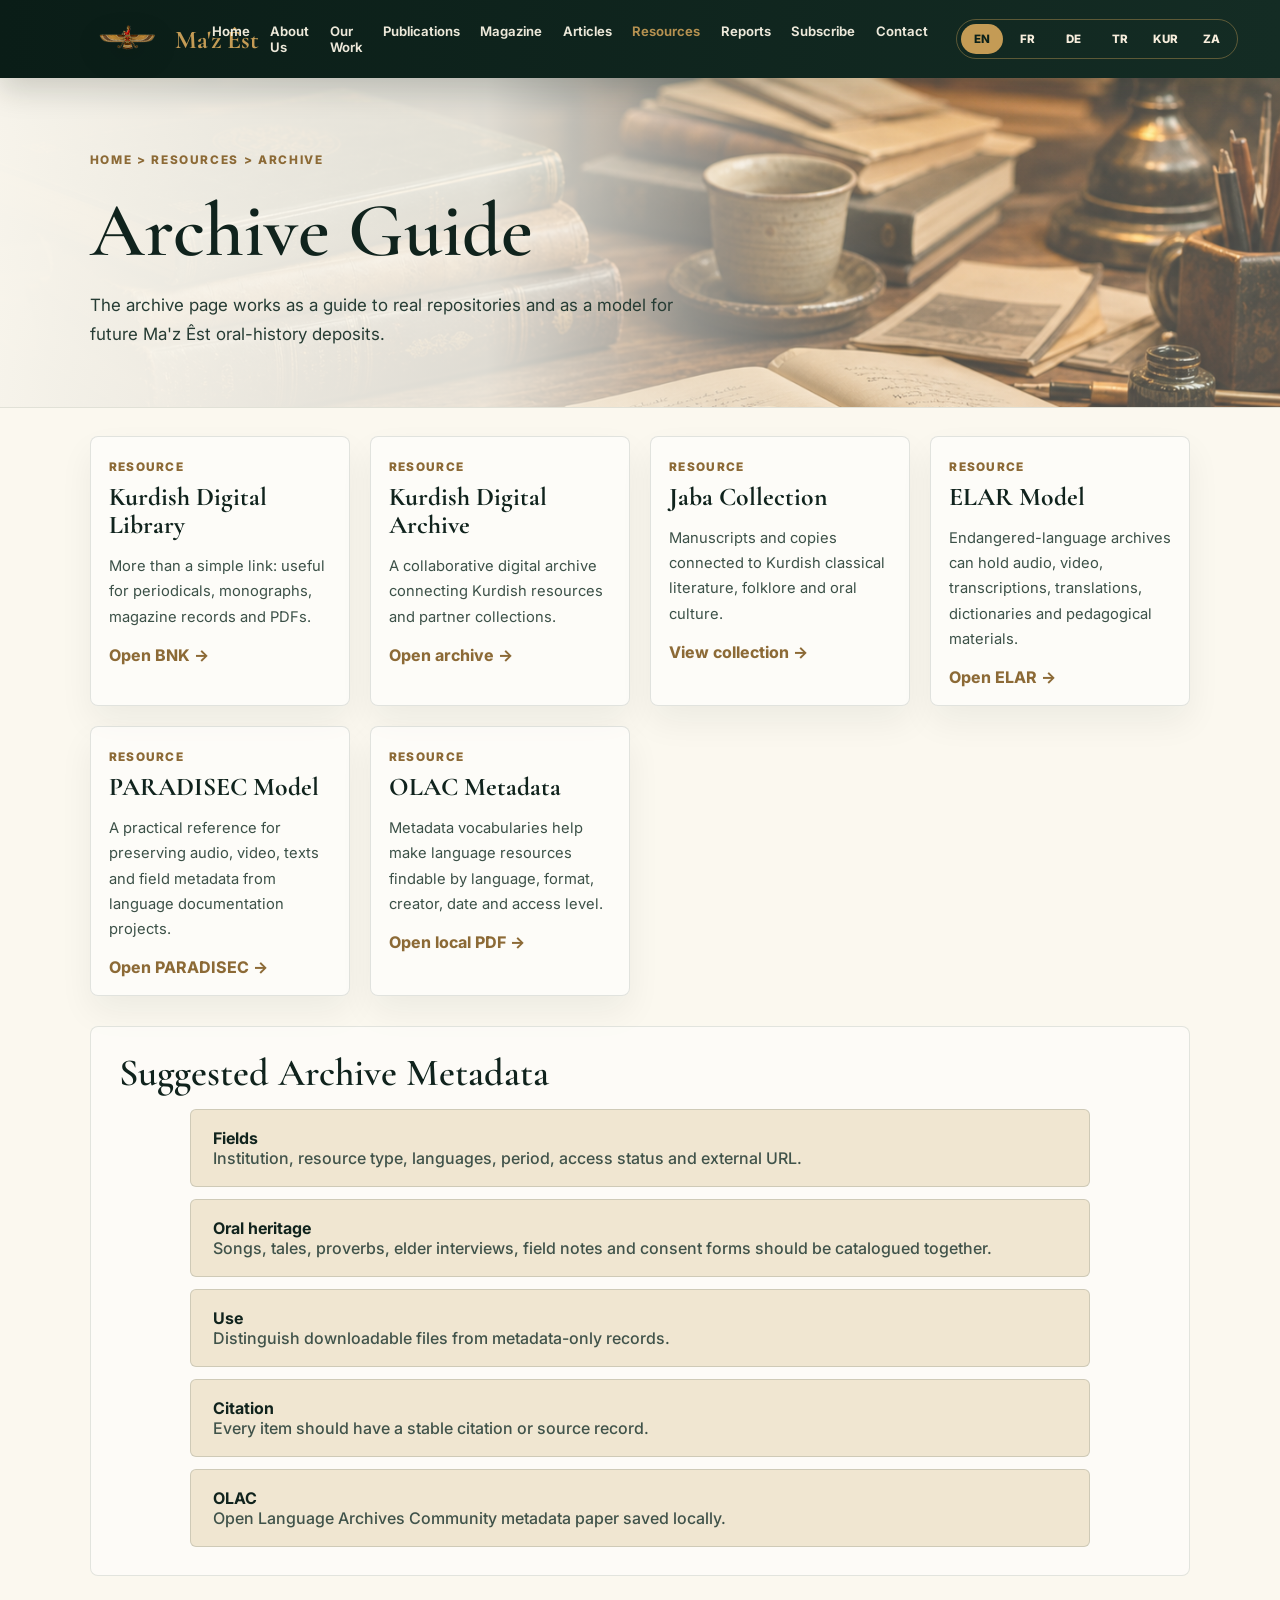
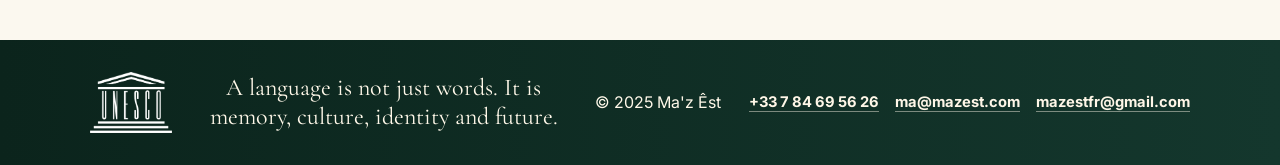
<file: archive.html>
<!doctype html>
<html lang="en">
  <head>
    <meta charset="UTF-8" />
    <meta name="viewport" content="width=device-width, initial-scale=1.0" />
    <title>Archive Guide | Ma'z Êst</title>
    <link rel="preconnect" href="https://fonts.googleapis.com" />
    <link rel="preconnect" href="https://fonts.gstatic.com" crossorigin />
    <link href="https://fonts.googleapis.com/css2?family=Cormorant+Garamond:wght@500;600;700&family=Inter:wght@400;500;600;700;800&display=swap" rel="stylesheet" />
    <link rel="stylesheet" href="styles.css" />
    <link rel="stylesheet" href="pages.css" />
  </head>
  <body data-page="archive">
    <header class="site-header"><a class="brand" href="index.html"><img class="brand-logo" src="assets/logosans.png" alt="" /><span class="brand-name">Ma'z Êst</span></a><button class="nav-toggle" type="button" aria-label="Open menu" aria-expanded="false">☰</button><nav class="main-nav" aria-label="Main navigation"></nav><div class="language-switch" aria-label="Language"><button type="button" data-lang="en">EN</button><button type="button" data-lang="fr">FR</button><button type="button" data-lang="de">DE</button><button type="button" data-lang="tr">TR</button><button type="button" data-lang="ku">KUR</button><button type="button" data-lang="za">ZA</button></div></header>
    <main class="page-main"><section class="page-header"></section><section class="page-shell"></section></main>
    <footer class="quote-footer"><img src="assets/unesco.png" alt="UNESCO logo" /><blockquote></blockquote><p>© 2025 Ma'z Êst</p><div class="footer-contact-links"><a href="https://wa.me/33784695626" target="_blank" rel="noopener">+33 7 84 69 56 26</a><a href="mailto:ma@mazest.com">ma@mazest.com</a><a href="mailto:mazestfr@gmail.com">mazestfr@gmail.com</a></div></footer>
    <script src="pages.js?v=20260528-contact-za"></script>
  </body>
</html>
</file>
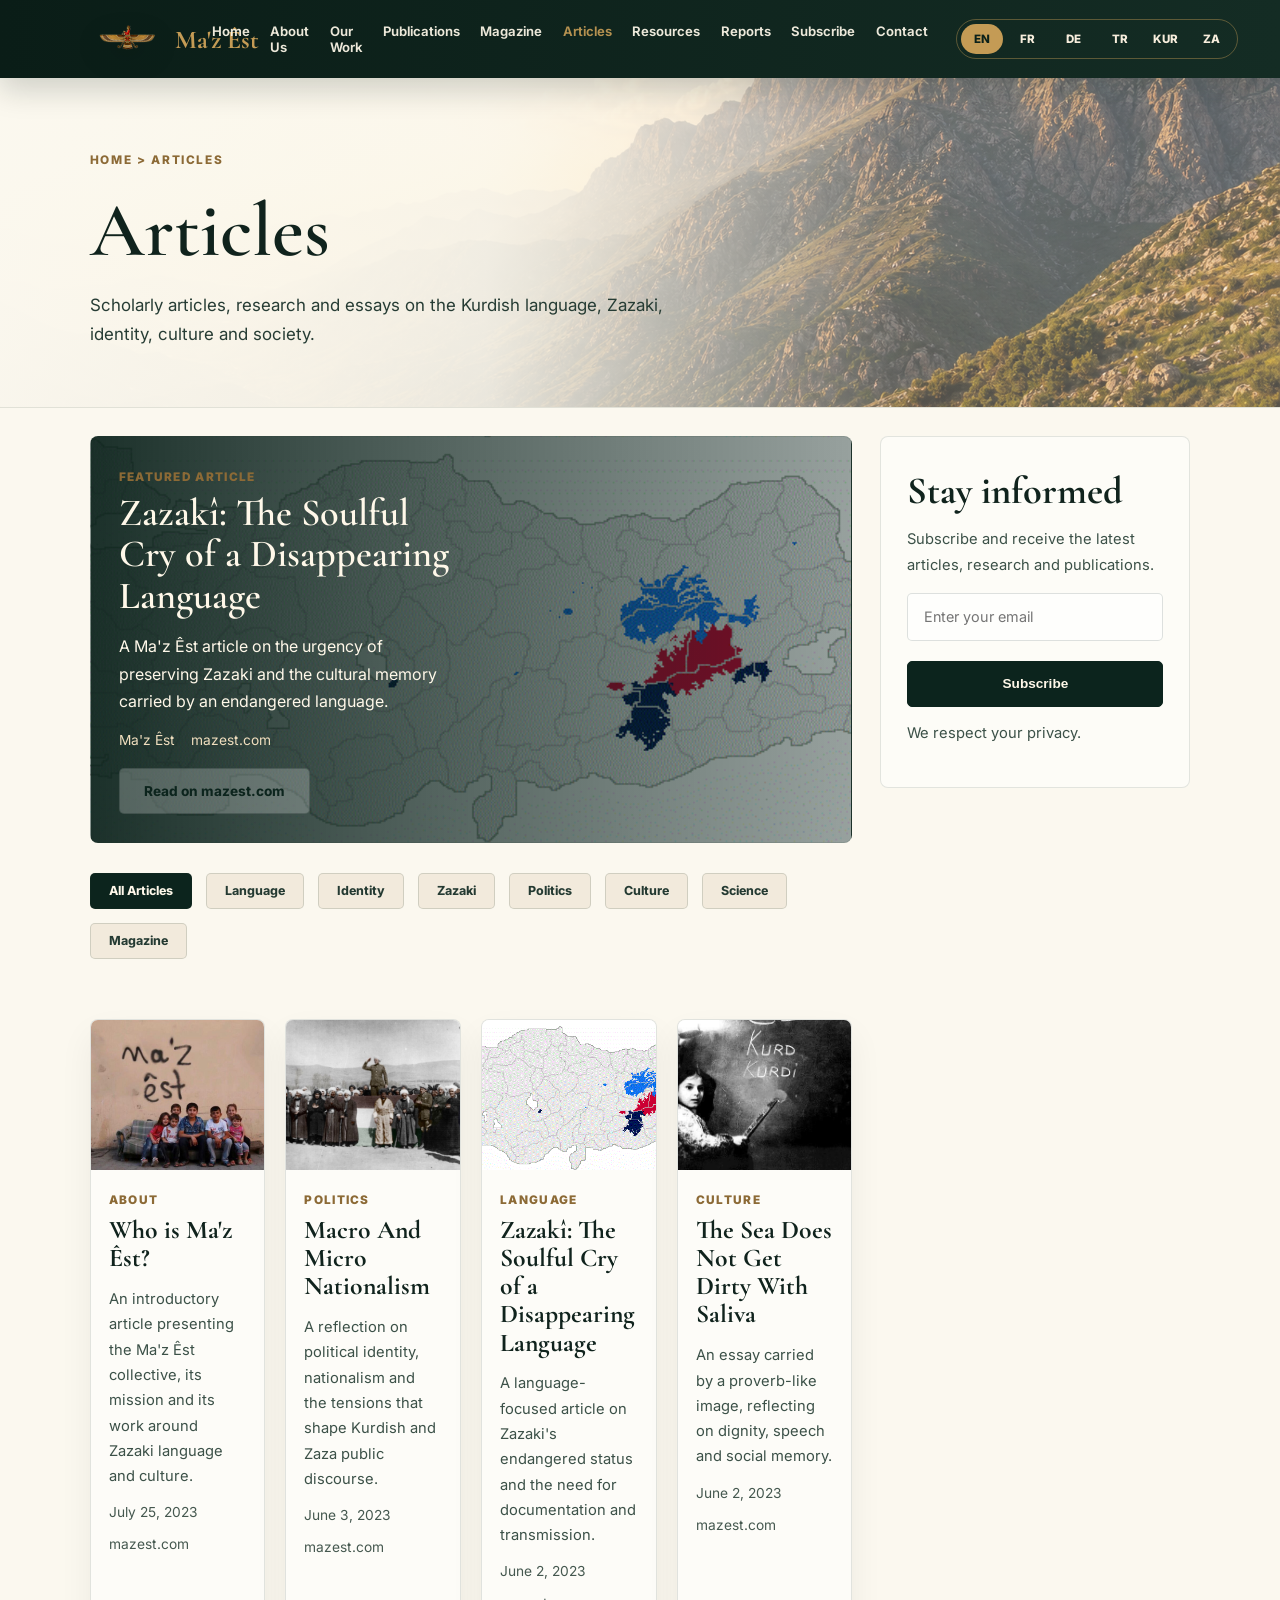
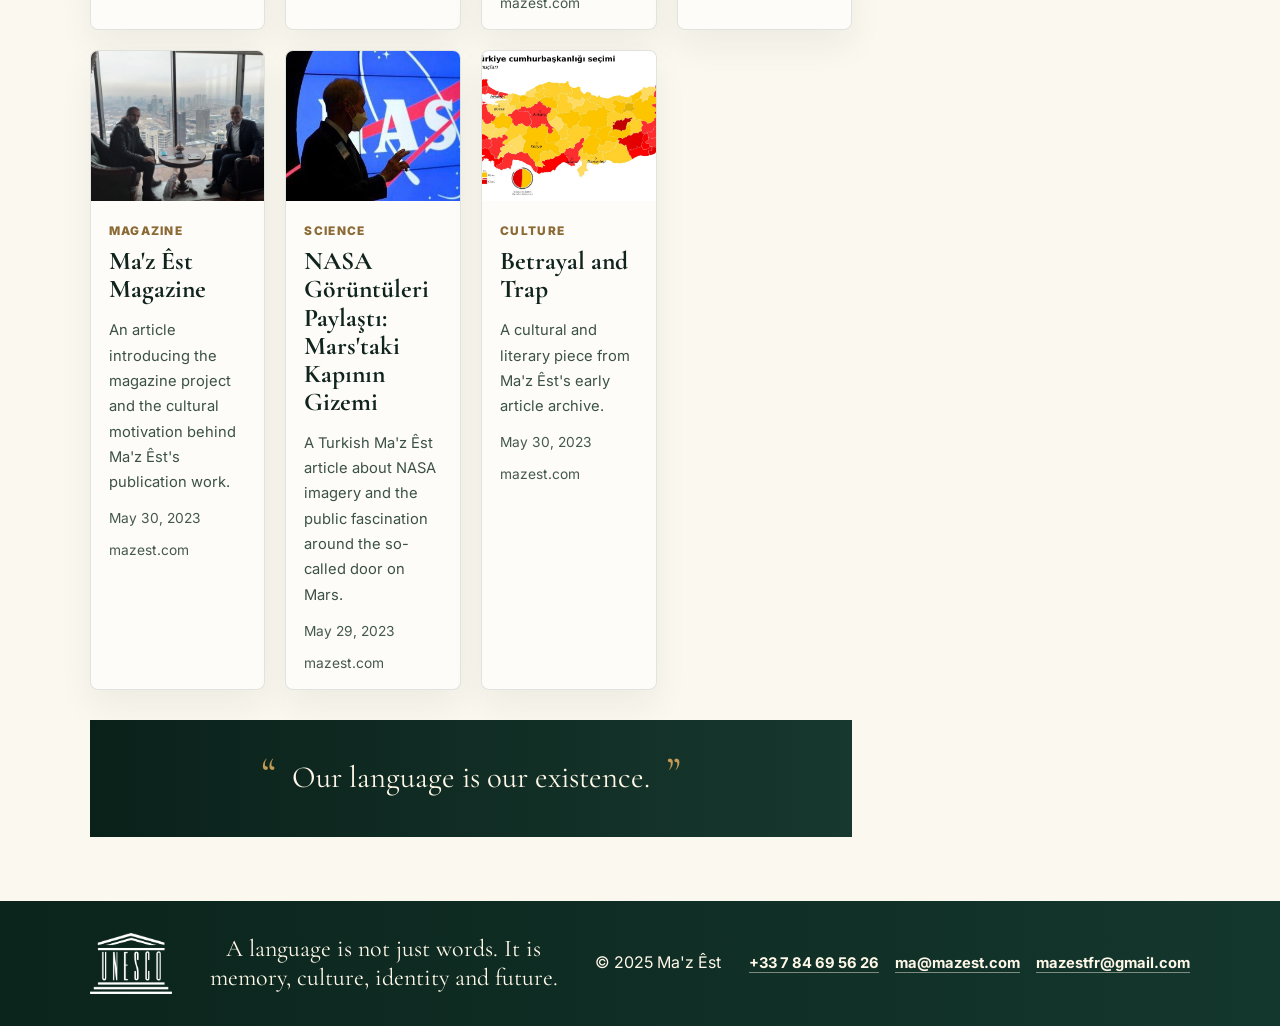
<file: articles.html>
<!doctype html>
<html lang="en">
  <head>
    <meta charset="UTF-8" />
    <meta name="viewport" content="width=device-width, initial-scale=1.0" />
    <title>Articles | Ma'z Êst</title>
    <link rel="preconnect" href="https://fonts.googleapis.com" />
    <link rel="preconnect" href="https://fonts.gstatic.com" crossorigin />
    <link href="https://fonts.googleapis.com/css2?family=Cormorant+Garamond:wght@500;600;700&family=Inter:wght@400;500;600;700;800&display=swap" rel="stylesheet" />
    <link rel="stylesheet" href="styles.css" />
    <link rel="stylesheet" href="pages.css" />
  </head>
  <body data-page="articles">
    <header class="site-header">
      <a class="brand" href="index.html"><img class="brand-logo" src="assets/logosans.png" alt="" /><span class="brand-name">Ma'z Êst</span></a>
      <button class="nav-toggle" type="button" aria-label="Open menu" aria-expanded="false">☰</button>
      <nav class="main-nav" aria-label="Main navigation"></nav>
      <div class="language-switch" aria-label="Language"><button type="button" data-lang="en">EN</button><button type="button" data-lang="fr">FR</button><button type="button" data-lang="de">DE</button><button type="button" data-lang="tr">TR</button><button type="button" data-lang="ku">KUR</button><button type="button" data-lang="za">ZA</button></div>
    </header>
    <main class="page-main"><section class="page-header"></section><section class="page-shell"></section></main>
    <footer class="quote-footer"><img src="assets/unesco.png" alt="UNESCO logo" /><blockquote></blockquote><p>© 2025 Ma'z Êst</p><div class="footer-contact-links"><a href="https://wa.me/33784695626" target="_blank" rel="noopener">+33 7 84 69 56 26</a><a href="mailto:ma@mazest.com">ma@mazest.com</a><a href="mailto:mazestfr@gmail.com">mazestfr@gmail.com</a></div></footer>
    <script src="pages.js?v=20260528-contact-za"></script>
  </body>
</html>
</file>
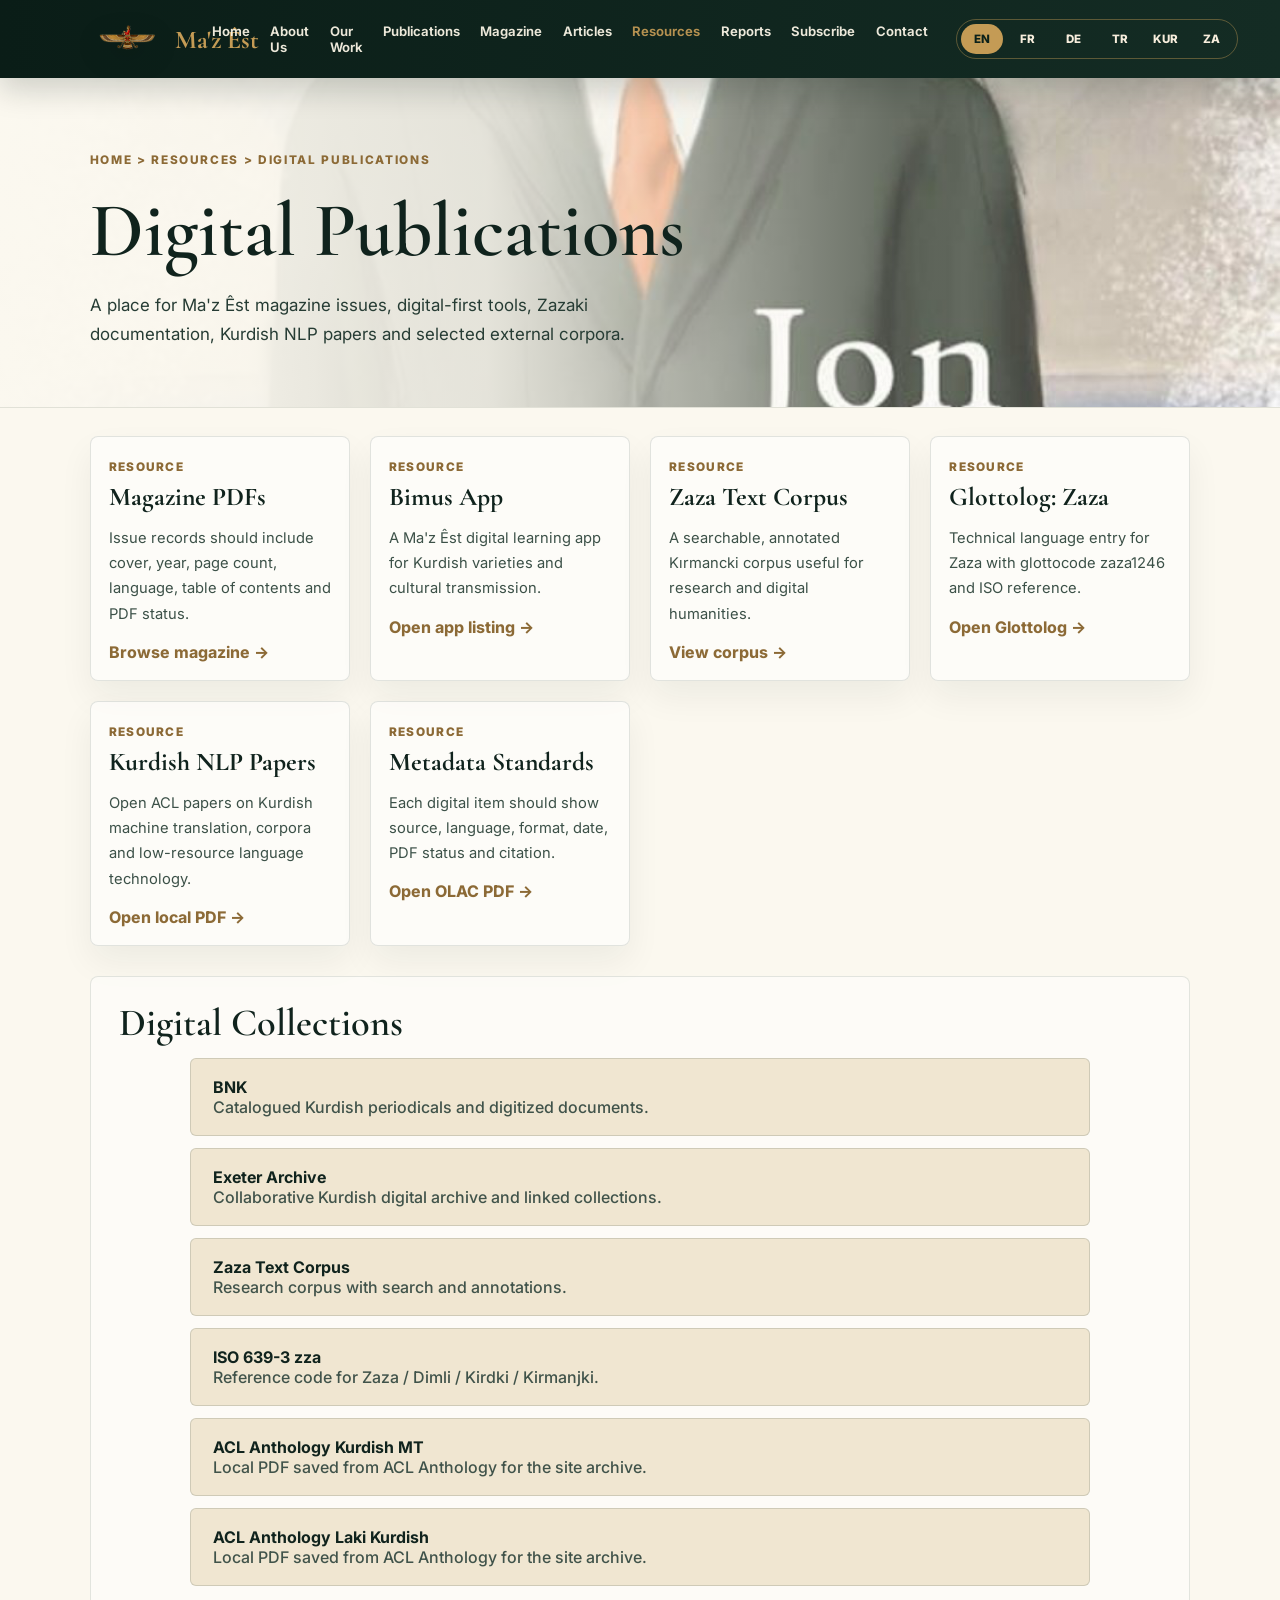
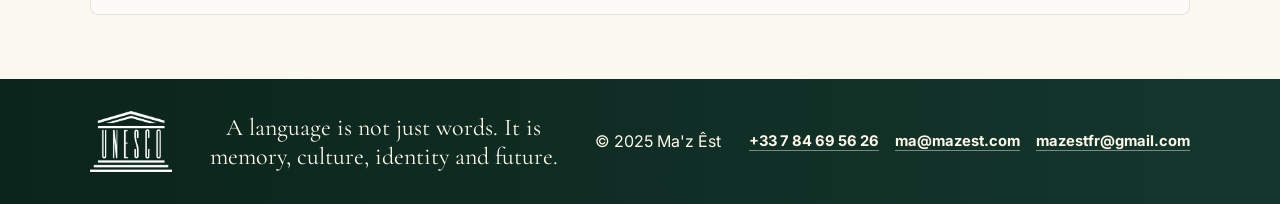
<file: digital-publications.html>
<!doctype html>
<html lang="en">
  <head>
    <meta charset="UTF-8" />
    <meta name="viewport" content="width=device-width, initial-scale=1.0" />
    <title>Digital Publications | Ma'z Êst</title>
    <link rel="preconnect" href="https://fonts.googleapis.com" />
    <link rel="preconnect" href="https://fonts.gstatic.com" crossorigin />
    <link href="https://fonts.googleapis.com/css2?family=Cormorant+Garamond:wght@500;600;700&family=Inter:wght@400;500;600;700;800&display=swap" rel="stylesheet" />
    <link rel="stylesheet" href="styles.css" />
    <link rel="stylesheet" href="pages.css" />
  </head>
  <body data-page="digital">
    <header class="site-header"><a class="brand" href="index.html"><img class="brand-logo" src="assets/logosans.png" alt="" /><span class="brand-name">Ma'z Êst</span></a><button class="nav-toggle" type="button" aria-label="Open menu" aria-expanded="false">☰</button><nav class="main-nav" aria-label="Main navigation"></nav><div class="language-switch" aria-label="Language"><button type="button" data-lang="en">EN</button><button type="button" data-lang="fr">FR</button><button type="button" data-lang="de">DE</button><button type="button" data-lang="tr">TR</button><button type="button" data-lang="ku">KUR</button><button type="button" data-lang="za">ZA</button></div></header>
    <main class="page-main"><section class="page-header"></section><section class="page-shell"></section></main>
    <footer class="quote-footer"><img src="assets/unesco.png" alt="UNESCO logo" /><blockquote></blockquote><p>© 2025 Ma'z Êst</p><div class="footer-contact-links"><a href="https://wa.me/33784695626" target="_blank" rel="noopener">+33 7 84 69 56 26</a><a href="mailto:ma@mazest.com">ma@mazest.com</a><a href="mailto:mazestfr@gmail.com">mazestfr@gmail.com</a></div></footer>
    <script src="pages.js?v=20260528-contact-za"></script>
  </body>
</html>
</file>
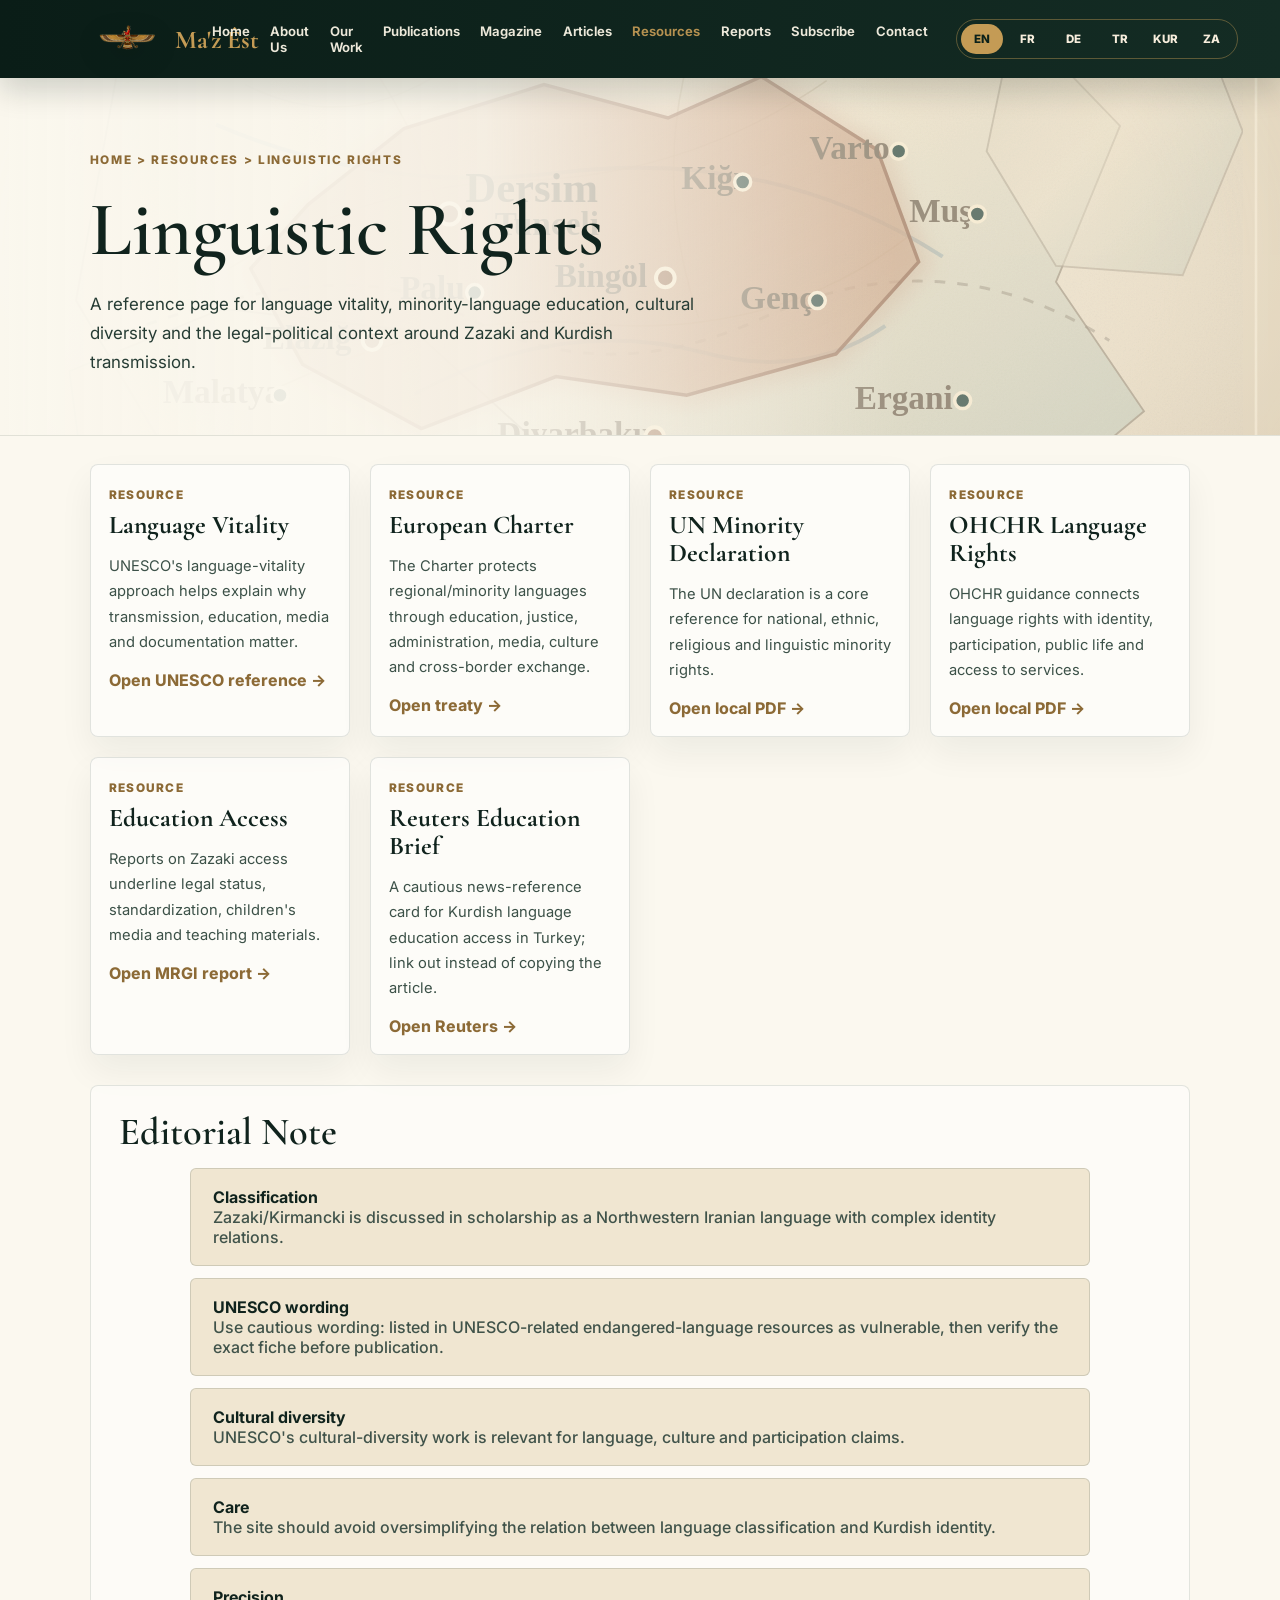
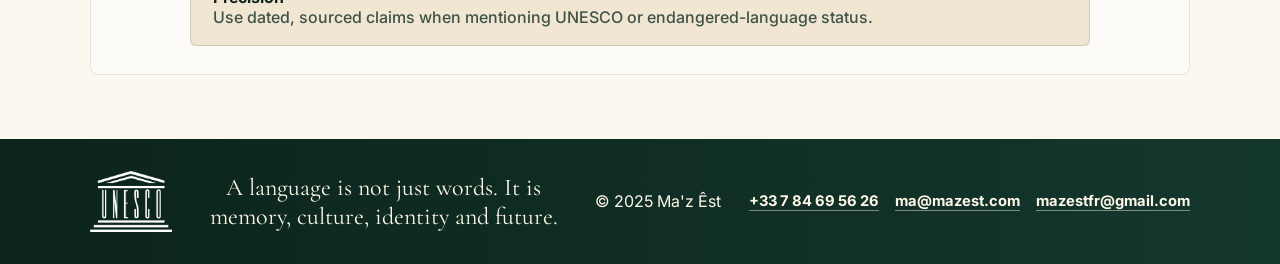
<file: linguistic-rights.html>
<!doctype html>
<html lang="en">
  <head>
    <meta charset="UTF-8" />
    <meta name="viewport" content="width=device-width, initial-scale=1.0" />
    <title>Linguistic Rights | Ma'z Êst</title>
    <link rel="preconnect" href="https://fonts.googleapis.com" />
    <link rel="preconnect" href="https://fonts.gstatic.com" crossorigin />
    <link href="https://fonts.googleapis.com/css2?family=Cormorant+Garamond:wght@500;600;700&family=Inter:wght@400;500;600;700;800&display=swap" rel="stylesheet" />
    <link rel="stylesheet" href="styles.css" />
    <link rel="stylesheet" href="pages.css" />
  </head>
  <body data-page="rights">
    <header class="site-header"><a class="brand" href="index.html"><img class="brand-logo" src="assets/logosans.png" alt="" /><span class="brand-name">Ma'z Êst</span></a><button class="nav-toggle" type="button" aria-label="Open menu" aria-expanded="false">☰</button><nav class="main-nav" aria-label="Main navigation"></nav><div class="language-switch" aria-label="Language"><button type="button" data-lang="en">EN</button><button type="button" data-lang="fr">FR</button><button type="button" data-lang="de">DE</button><button type="button" data-lang="tr">TR</button><button type="button" data-lang="ku">KUR</button><button type="button" data-lang="za">ZA</button></div></header>
    <main class="page-main"><section class="page-header"></section><section class="page-shell"></section></main>
    <footer class="quote-footer"><img src="assets/unesco.png" alt="UNESCO logo" /><blockquote></blockquote><p>© 2025 Ma'z Êst</p><div class="footer-contact-links"><a href="https://wa.me/33784695626" target="_blank" rel="noopener">+33 7 84 69 56 26</a><a href="mailto:ma@mazest.com">ma@mazest.com</a><a href="mailto:mazestfr@gmail.com">mazestfr@gmail.com</a></div></footer>
    <script src="pages.js?v=20260528-contact-za"></script>
  </body>
</html>
</file>
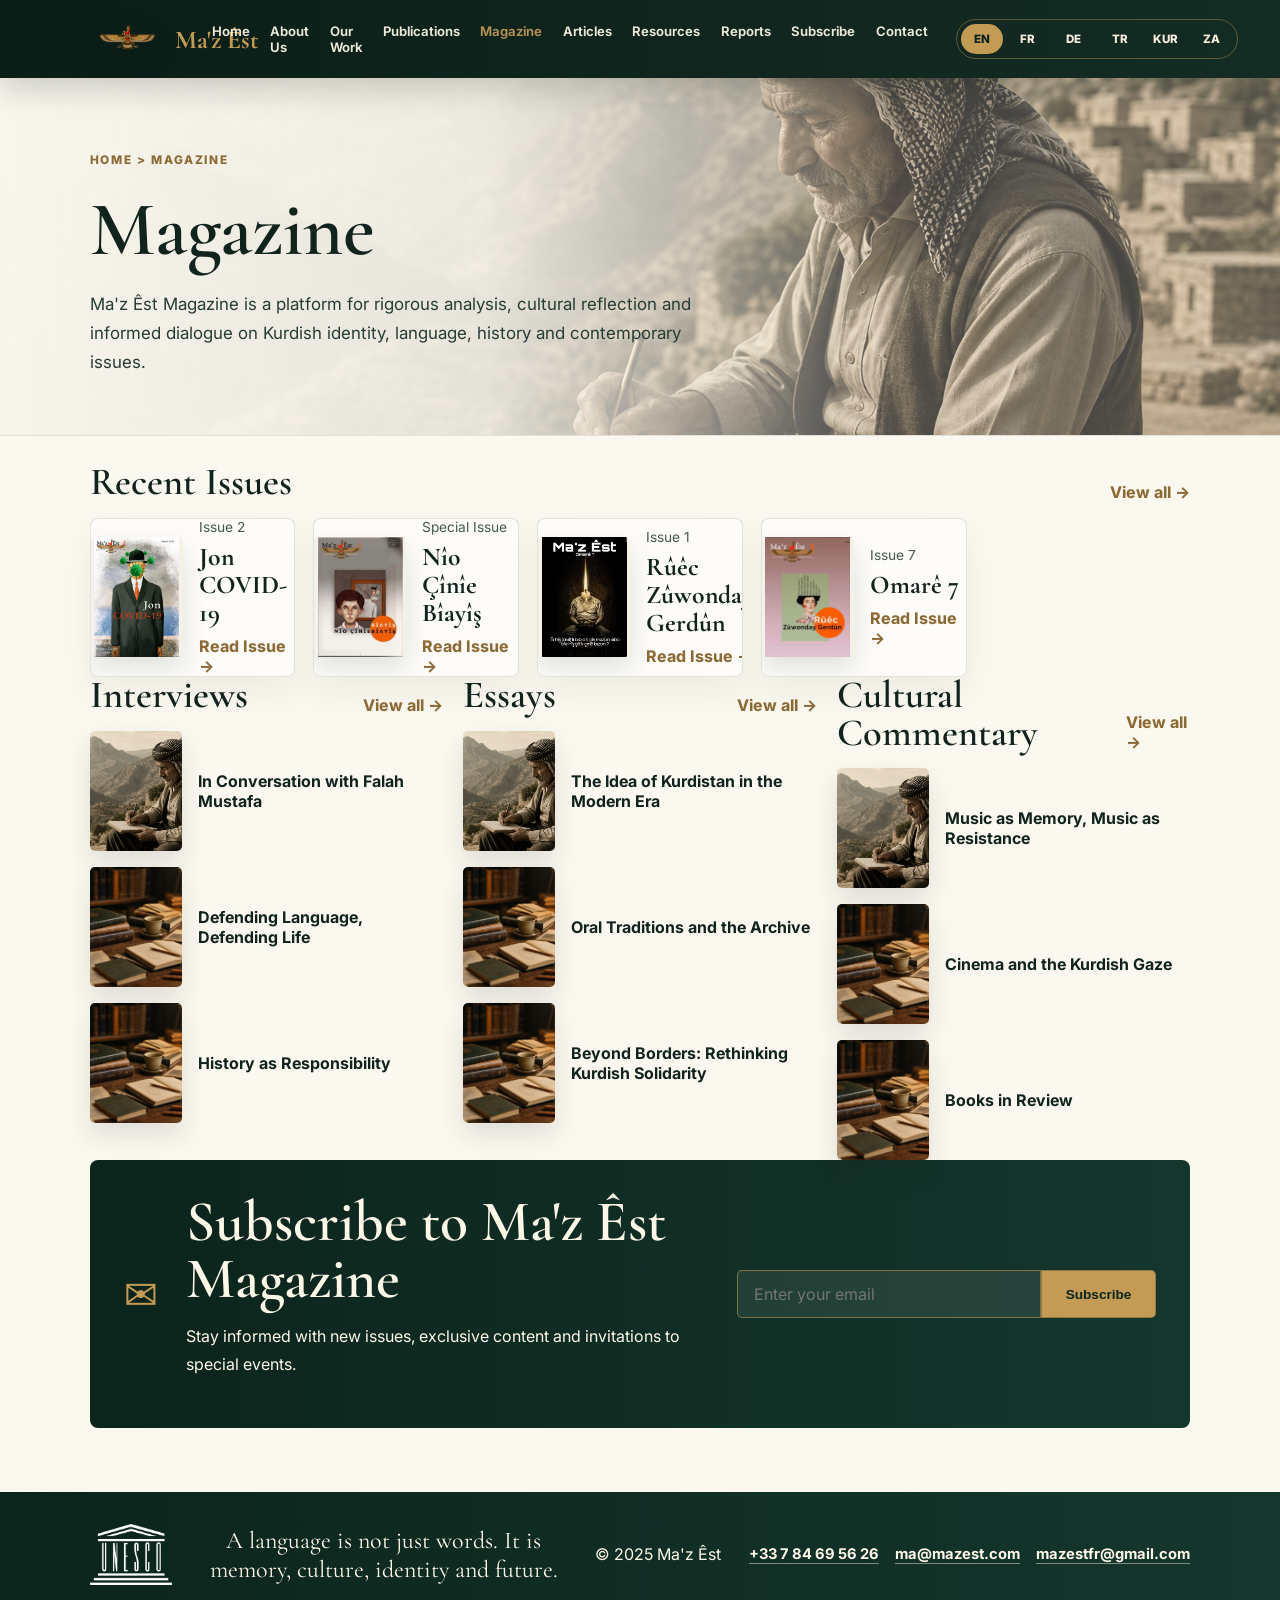
<file: magazine.html>
<!doctype html>
<html lang="en">
  <head>
    <meta charset="UTF-8" />
    <meta name="viewport" content="width=device-width, initial-scale=1.0" />
    <title>Magazine | Ma'z Êst</title>
    <link rel="preconnect" href="https://fonts.googleapis.com" />
    <link rel="preconnect" href="https://fonts.gstatic.com" crossorigin />
    <link href="https://fonts.googleapis.com/css2?family=Cormorant+Garamond:wght@500;600;700&family=Inter:wght@400;500;600;700;800&display=swap" rel="stylesheet" />
    <link rel="stylesheet" href="styles.css" />
    <link rel="stylesheet" href="pages.css" />
  </head>
  <body data-page="magazine">
    <header class="site-header">
      <a class="brand" href="index.html"><img class="brand-logo" src="assets/logosans.png" alt="" /><span class="brand-name">Ma'z Êst</span></a>
      <button class="nav-toggle" type="button" aria-label="Open menu" aria-expanded="false">☰</button>
      <nav class="main-nav" aria-label="Main navigation"></nav>
      <div class="language-switch" aria-label="Language"><button type="button" data-lang="en">EN</button><button type="button" data-lang="fr">FR</button><button type="button" data-lang="de">DE</button><button type="button" data-lang="tr">TR</button><button type="button" data-lang="ku">KUR</button><button type="button" data-lang="za">ZA</button></div>
    </header>
    <main class="page-main"><section class="page-header"></section><section class="page-shell"></section></main>
    <footer class="quote-footer"><img src="assets/unesco.png" alt="UNESCO logo" /><blockquote></blockquote><p>© 2025 Ma'z Êst</p><div class="footer-contact-links"><a href="https://wa.me/33784695626" target="_blank" rel="noopener">+33 7 84 69 56 26</a><a href="mailto:ma@mazest.com">ma@mazest.com</a><a href="mailto:mazestfr@gmail.com">mazestfr@gmail.com</a></div></footer>
    <script src="pages.js?v=20260528-contact-za"></script>
  </body>
</html>
</file>
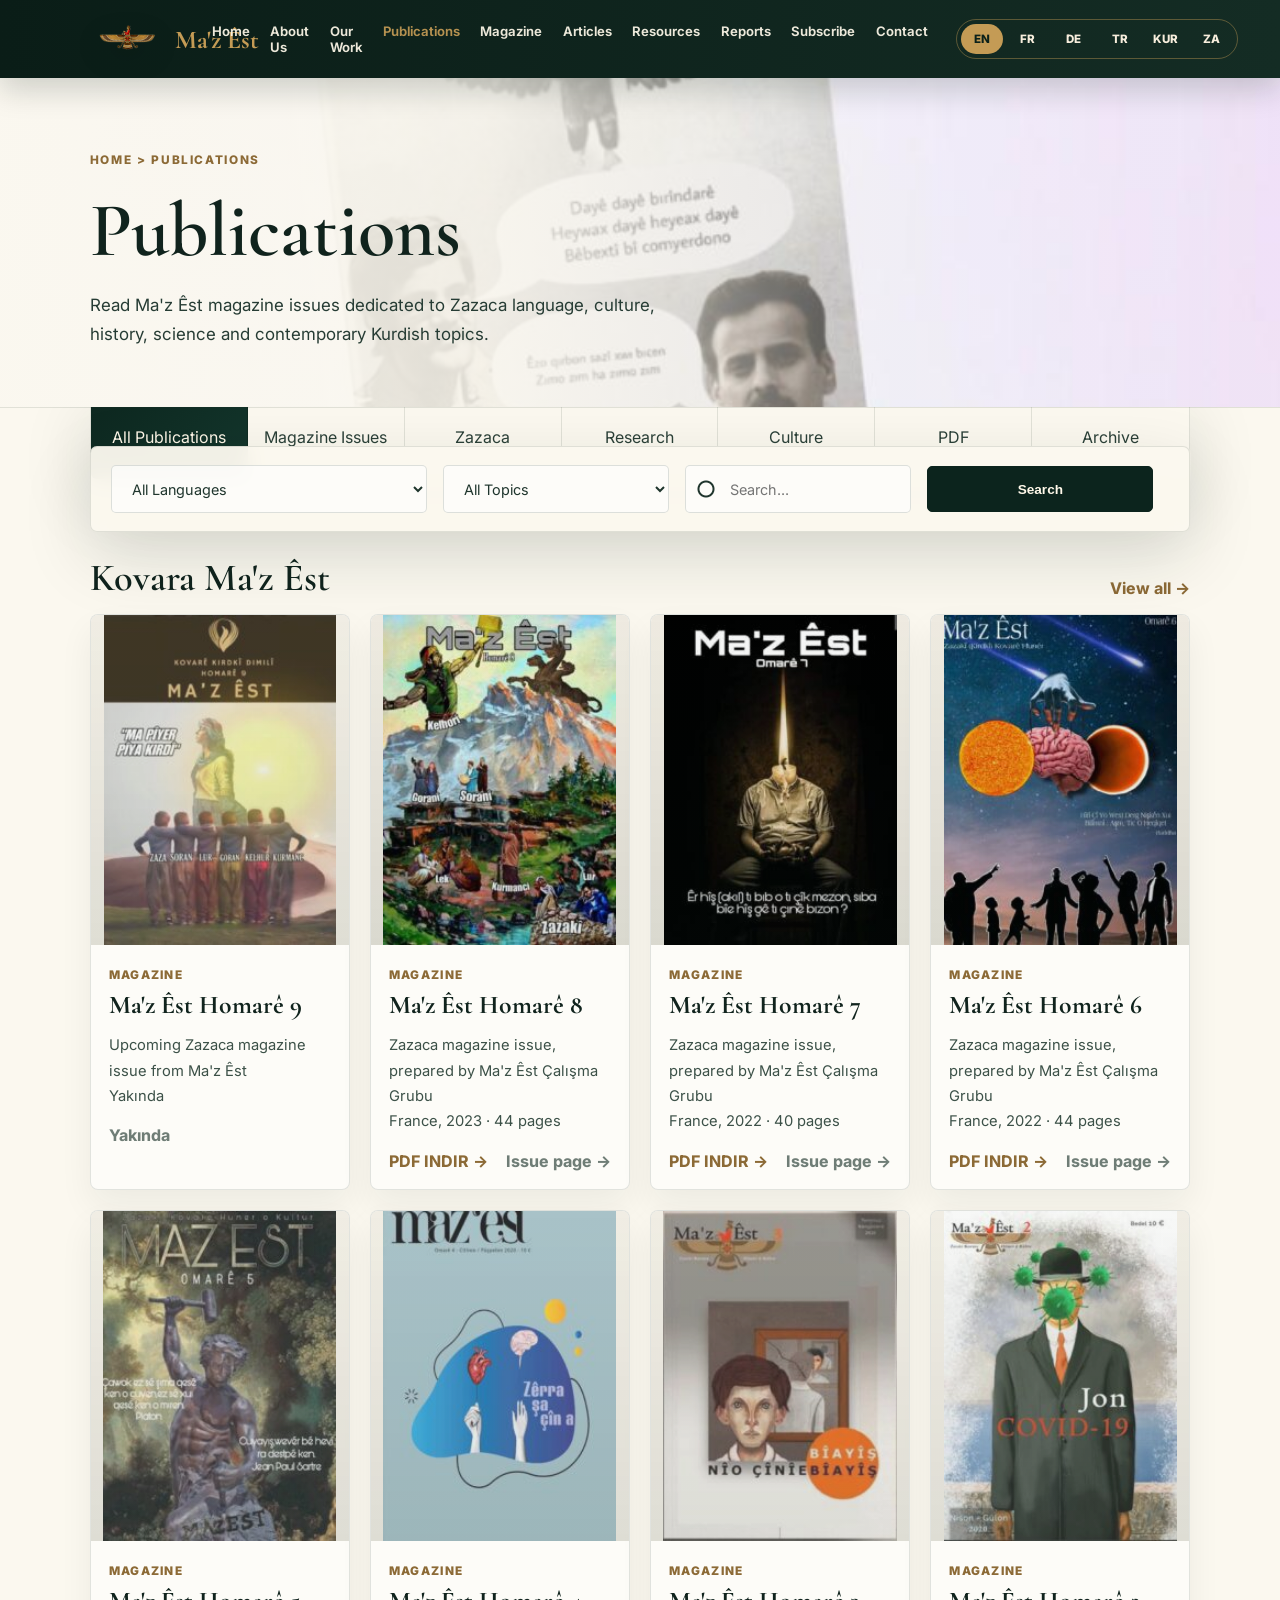
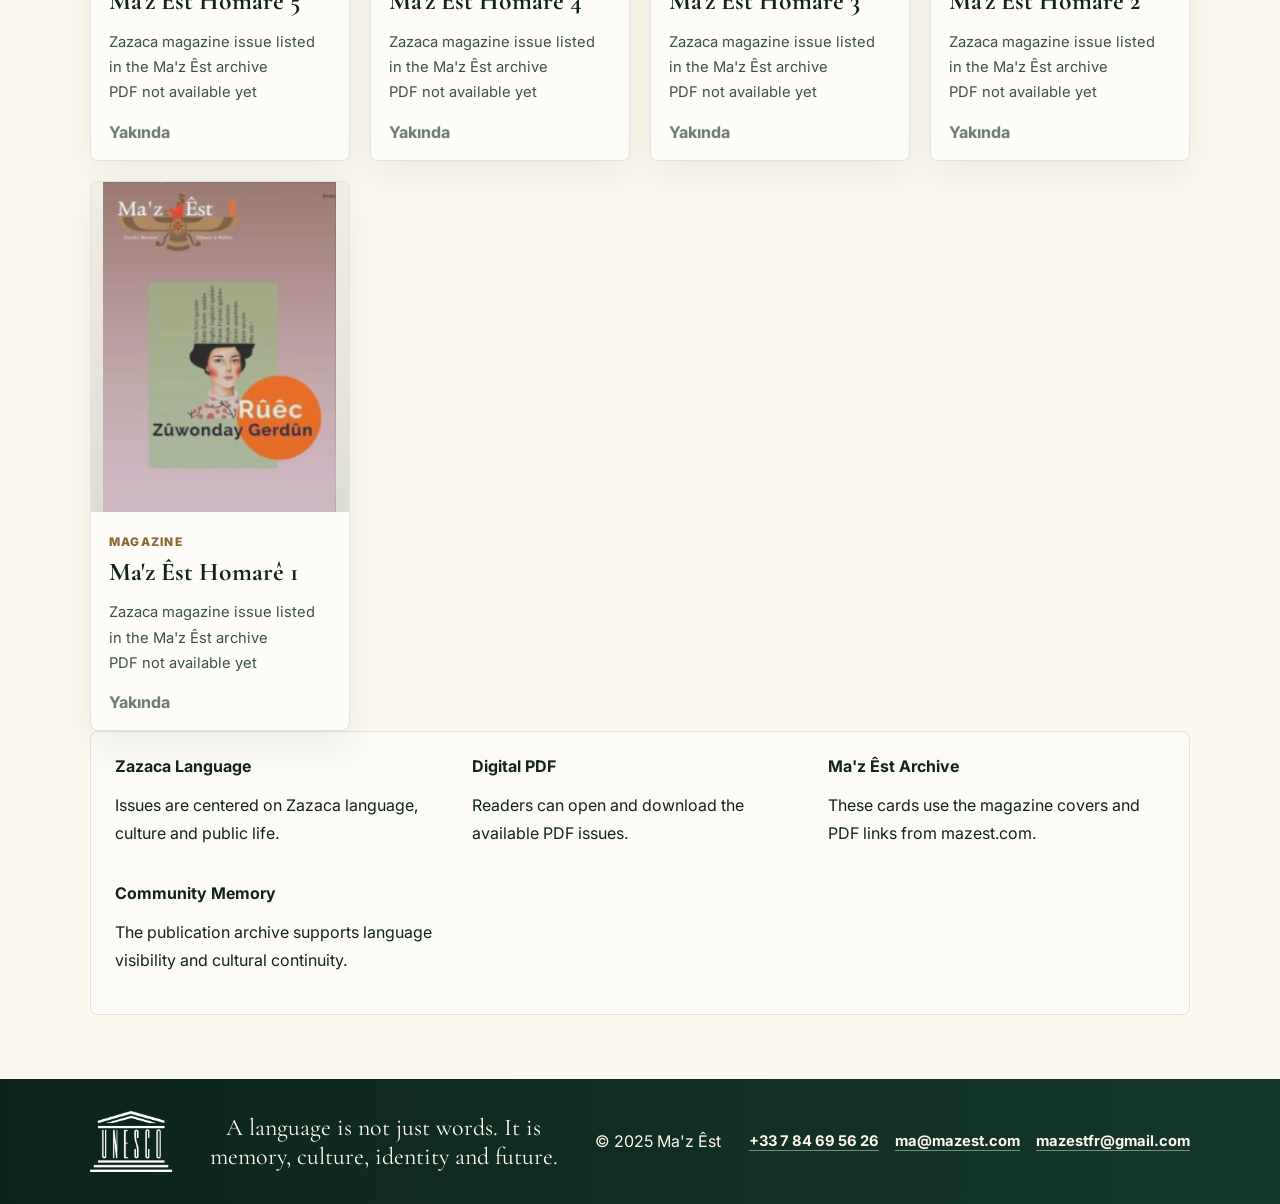
<file: publications.html>
<!doctype html>
<html lang="en">
  <head>
    <meta charset="UTF-8" />
    <meta name="viewport" content="width=device-width, initial-scale=1.0" />
    <title>Publications | Ma'z Êst</title>
    <link rel="preconnect" href="https://fonts.googleapis.com" />
    <link rel="preconnect" href="https://fonts.gstatic.com" crossorigin />
    <link href="https://fonts.googleapis.com/css2?family=Cormorant+Garamond:wght@500;600;700&family=Inter:wght@400;500;600;700;800&display=swap" rel="stylesheet" />
    <link rel="stylesheet" href="styles.css" />
    <link rel="stylesheet" href="pages.css" />
  </head>
  <body data-page="publications">
    <header class="site-header">
      <a class="brand" href="index.html"><img class="brand-logo" src="assets/logosans.png" alt="" /><span class="brand-name">Ma'z Êst</span></a>
      <button class="nav-toggle" type="button" aria-label="Open menu" aria-expanded="false">☰</button>
      <nav class="main-nav" aria-label="Main navigation"></nav>
      <div class="language-switch" aria-label="Language"><button type="button" data-lang="en">EN</button><button type="button" data-lang="fr">FR</button><button type="button" data-lang="de">DE</button><button type="button" data-lang="tr">TR</button><button type="button" data-lang="ku">KUR</button><button type="button" data-lang="za">ZA</button></div>
    </header>
    <main class="page-main"><section class="page-header"></section><section class="page-shell"></section></main>
    <footer class="quote-footer"><img src="assets/unesco.png" alt="UNESCO logo" /><blockquote></blockquote><p>© 2025 Ma'z Êst</p><div class="footer-contact-links"><a href="https://wa.me/33784695626" target="_blank" rel="noopener">+33 7 84 69 56 26</a><a href="mailto:ma@mazest.com">ma@mazest.com</a><a href="mailto:mazestfr@gmail.com">mazestfr@gmail.com</a></div></footer>
    <script src="pages.js?v=20260528-contact-za"></script>
  </body>
</html>
</file>
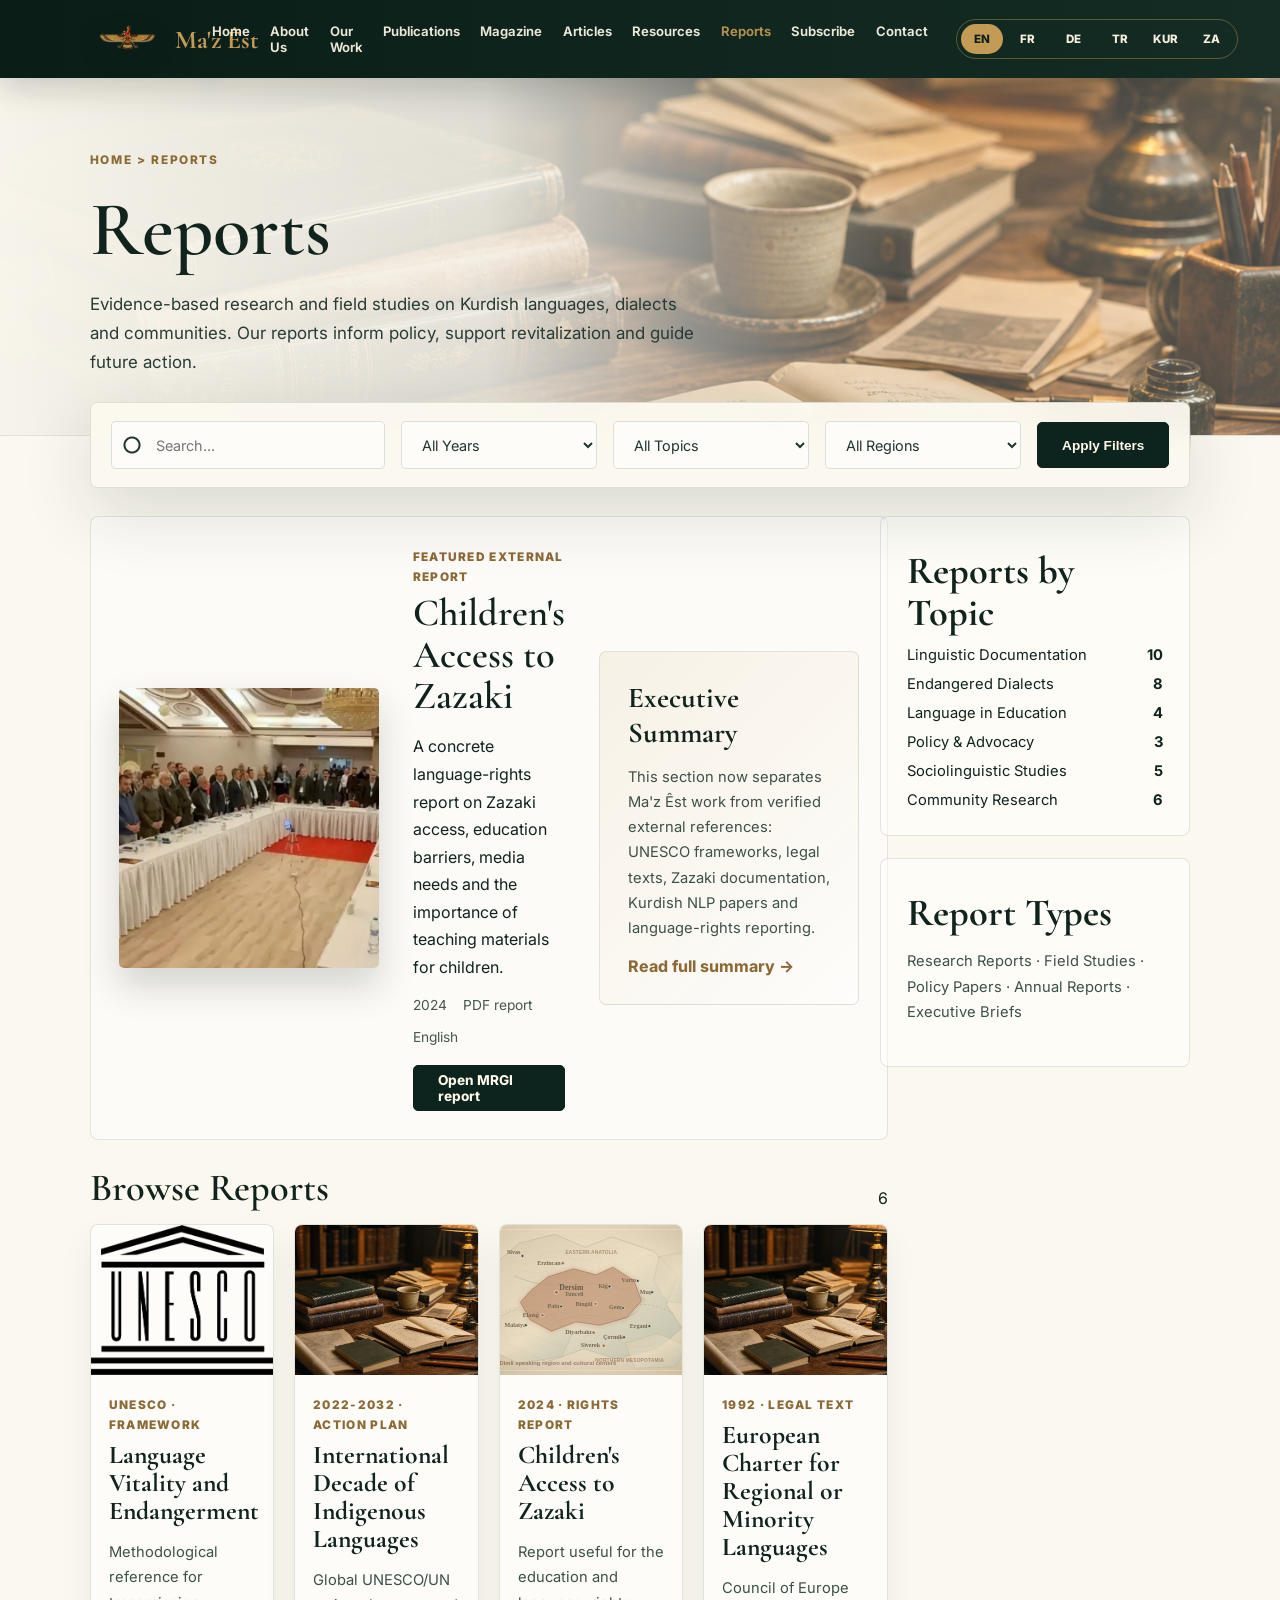
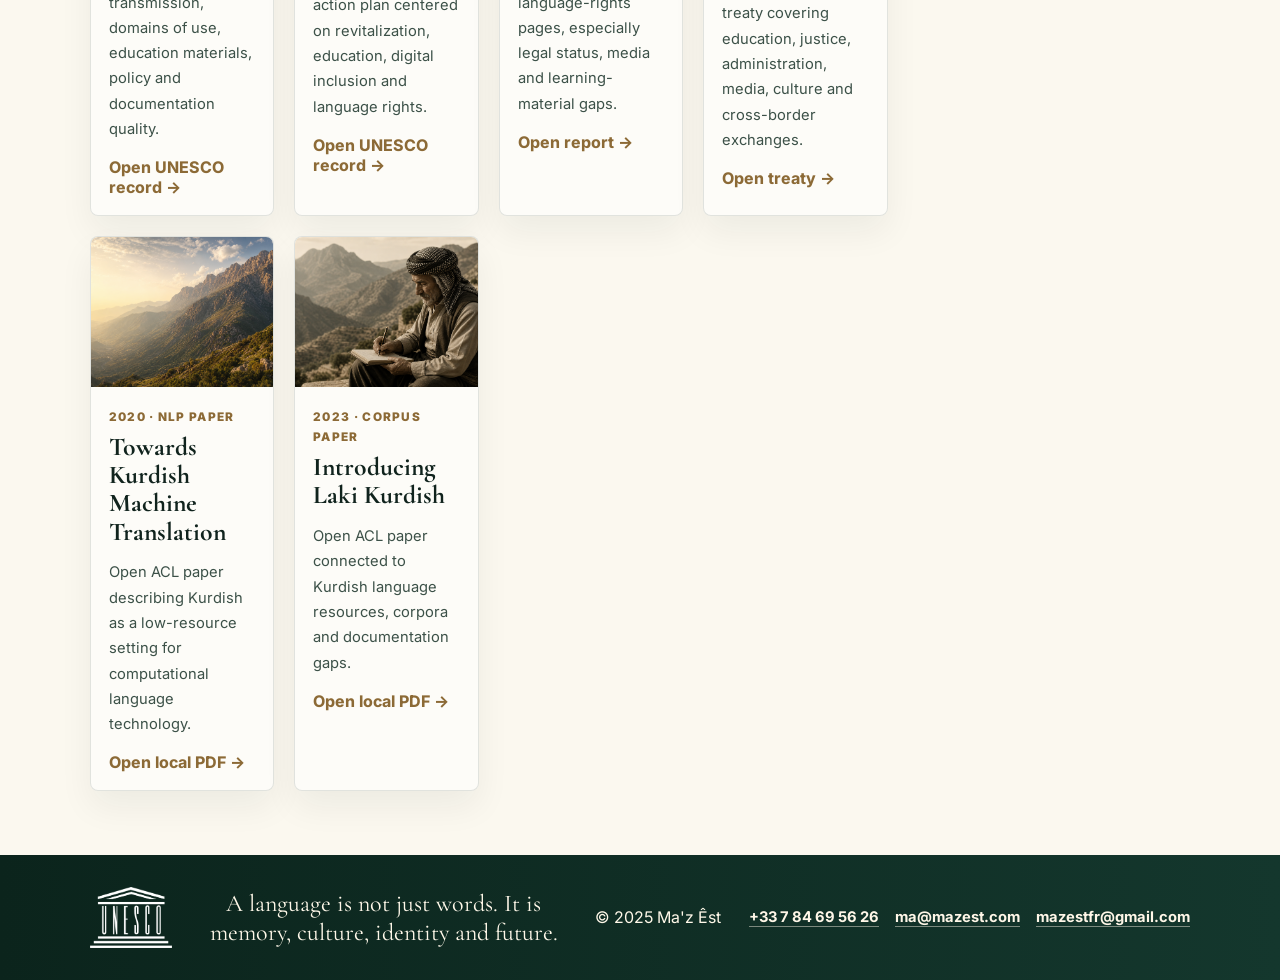
<file: reports.html>
<!doctype html>
<html lang="en">
  <head>
    <meta charset="UTF-8" />
    <meta name="viewport" content="width=device-width, initial-scale=1.0" />
    <title>Reports | Ma'z Êst</title>
    <link rel="preconnect" href="https://fonts.googleapis.com" />
    <link rel="preconnect" href="https://fonts.gstatic.com" crossorigin />
    <link href="https://fonts.googleapis.com/css2?family=Cormorant+Garamond:wght@500;600;700&family=Inter:wght@400;500;600;700;800&display=swap" rel="stylesheet" />
    <link rel="stylesheet" href="styles.css" />
    <link rel="stylesheet" href="pages.css" />
  </head>
  <body data-page="reports">
    <header class="site-header">
      <a class="brand" href="index.html"><img class="brand-logo" src="assets/logosans.png" alt="" /><span class="brand-name">Ma'z Êst</span></a>
      <button class="nav-toggle" type="button" aria-label="Open menu" aria-expanded="false">☰</button>
      <nav class="main-nav" aria-label="Main navigation"></nav>
      <div class="language-switch" aria-label="Language"><button type="button" data-lang="en">EN</button><button type="button" data-lang="fr">FR</button><button type="button" data-lang="de">DE</button><button type="button" data-lang="tr">TR</button><button type="button" data-lang="ku">KUR</button><button type="button" data-lang="za">ZA</button></div>
    </header>
    <main class="page-main"><section class="page-header"></section><section class="page-shell"></section></main>
    <footer class="quote-footer"><img src="assets/unesco.png" alt="UNESCO logo" /><blockquote></blockquote><p>© 2025 Ma'z Êst</p><div class="footer-contact-links"><a href="https://wa.me/33784695626" target="_blank" rel="noopener">+33 7 84 69 56 26</a><a href="mailto:ma@mazest.com">ma@mazest.com</a><a href="mailto:mazestfr@gmail.com">mazestfr@gmail.com</a></div></footer>
    <script src="pages.js?v=20260528-contact-za"></script>
  </body>
</html>
</file>
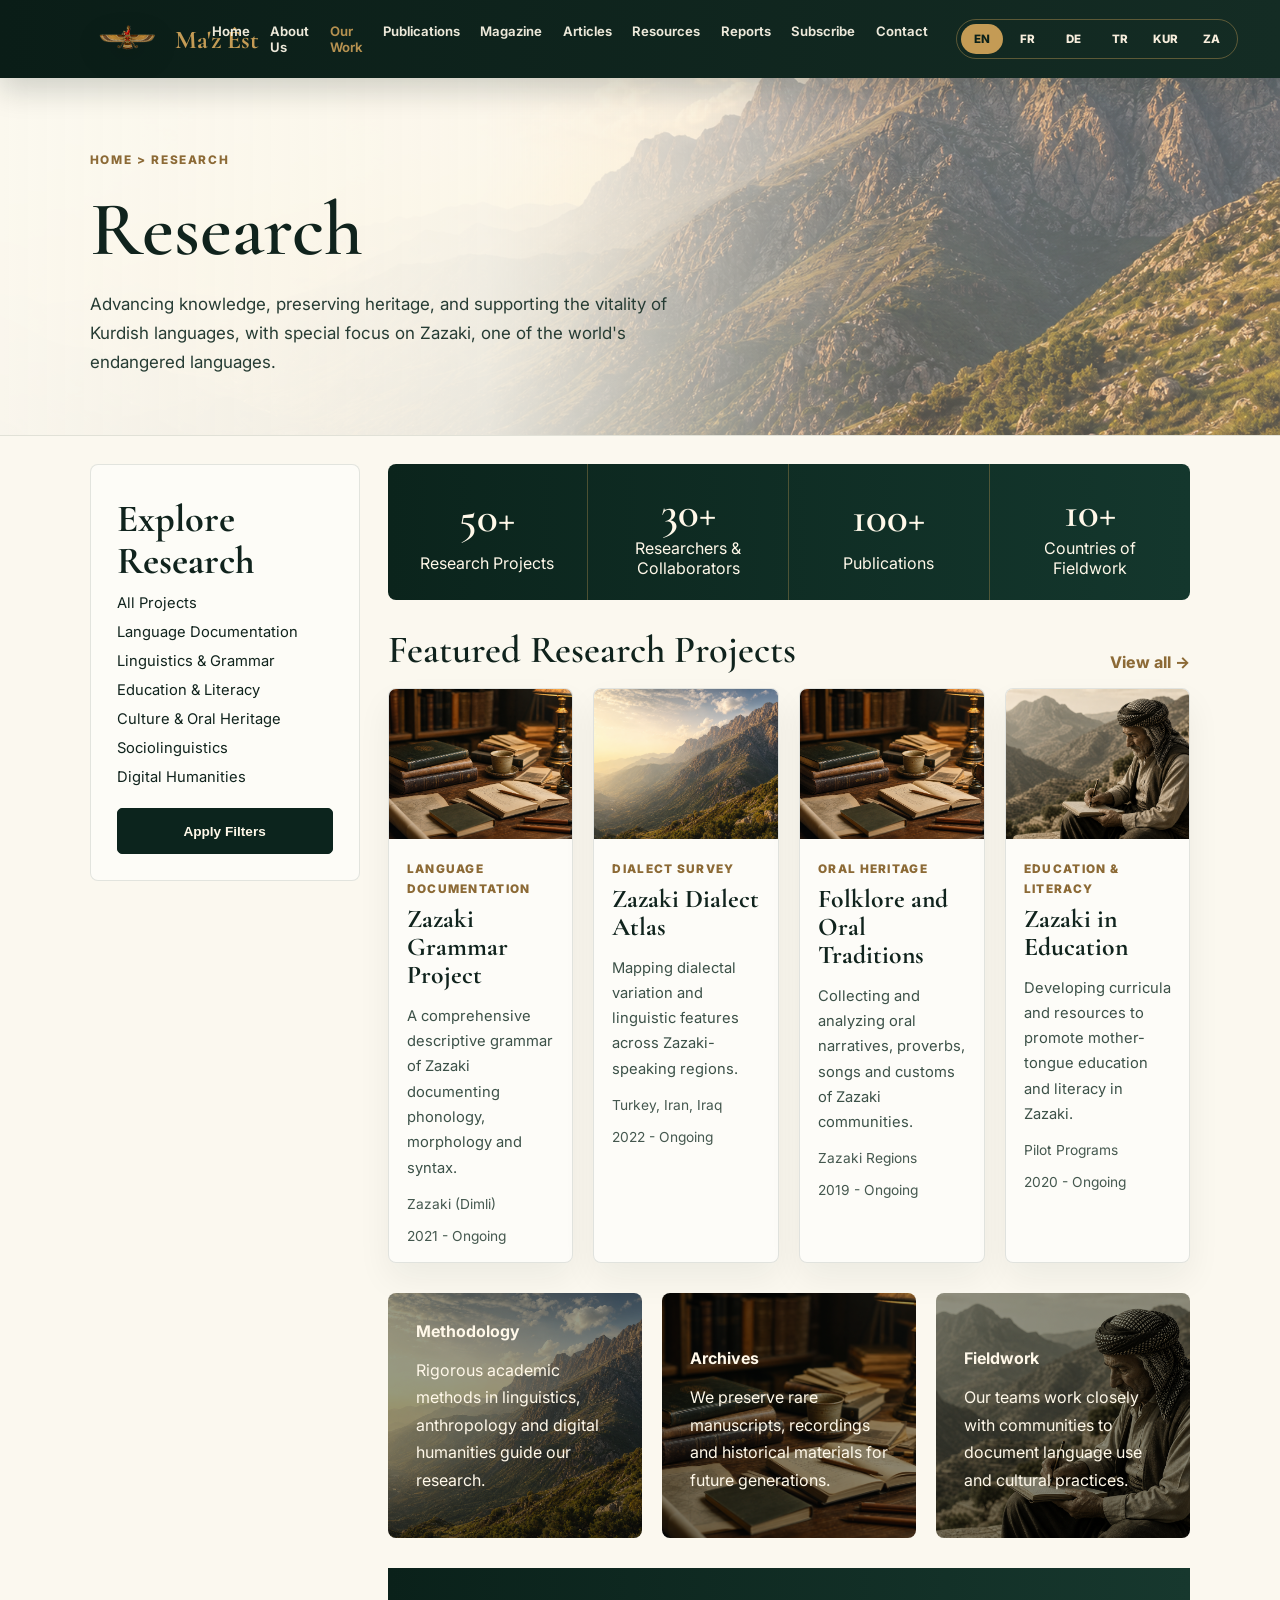
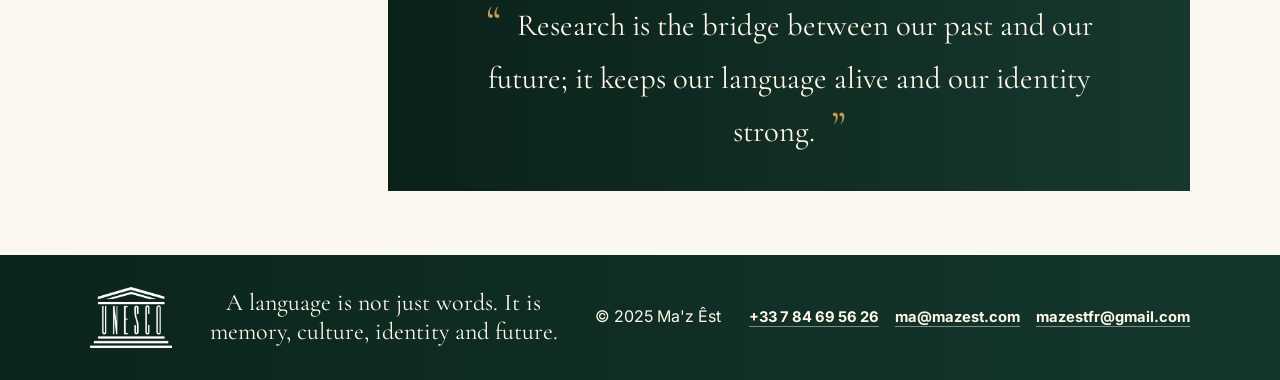
<file: research.html>
<!doctype html>
<html lang="en">
  <head>
    <meta charset="UTF-8" />
    <meta name="viewport" content="width=device-width, initial-scale=1.0" />
    <title>Research | Ma'z Êst</title>
    <link rel="preconnect" href="https://fonts.googleapis.com" />
    <link rel="preconnect" href="https://fonts.gstatic.com" crossorigin />
    <link href="https://fonts.googleapis.com/css2?family=Cormorant+Garamond:wght@500;600;700&family=Inter:wght@400;500;600;700;800&display=swap" rel="stylesheet" />
    <link rel="stylesheet" href="styles.css" />
    <link rel="stylesheet" href="pages.css" />
  </head>
  <body data-page="research">
    <header class="site-header">
      <a class="brand" href="index.html"><img class="brand-logo" src="assets/logosans.png" alt="" /><span class="brand-name">Ma'z Êst</span></a>
      <button class="nav-toggle" type="button" aria-label="Open menu" aria-expanded="false">☰</button>
      <nav class="main-nav" aria-label="Main navigation"></nav>
      <div class="language-switch" aria-label="Language"><button type="button" data-lang="en">EN</button><button type="button" data-lang="fr">FR</button><button type="button" data-lang="de">DE</button><button type="button" data-lang="tr">TR</button><button type="button" data-lang="ku">KUR</button><button type="button" data-lang="za">ZA</button></div>
    </header>
    <main class="page-main"><section class="page-header"></section><section class="page-shell"></section></main>
    <footer class="quote-footer"><img src="assets/unesco.png" alt="UNESCO logo" /><blockquote></blockquote><p>© 2025 Ma'z Êst</p><div class="footer-contact-links"><a href="https://wa.me/33784695626" target="_blank" rel="noopener">+33 7 84 69 56 26</a><a href="mailto:ma@mazest.com">ma@mazest.com</a><a href="mailto:mazestfr@gmail.com">mazestfr@gmail.com</a></div></footer>
    <script src="pages.js?v=20260528-contact-za"></script>
  </body>
</html>
</file>
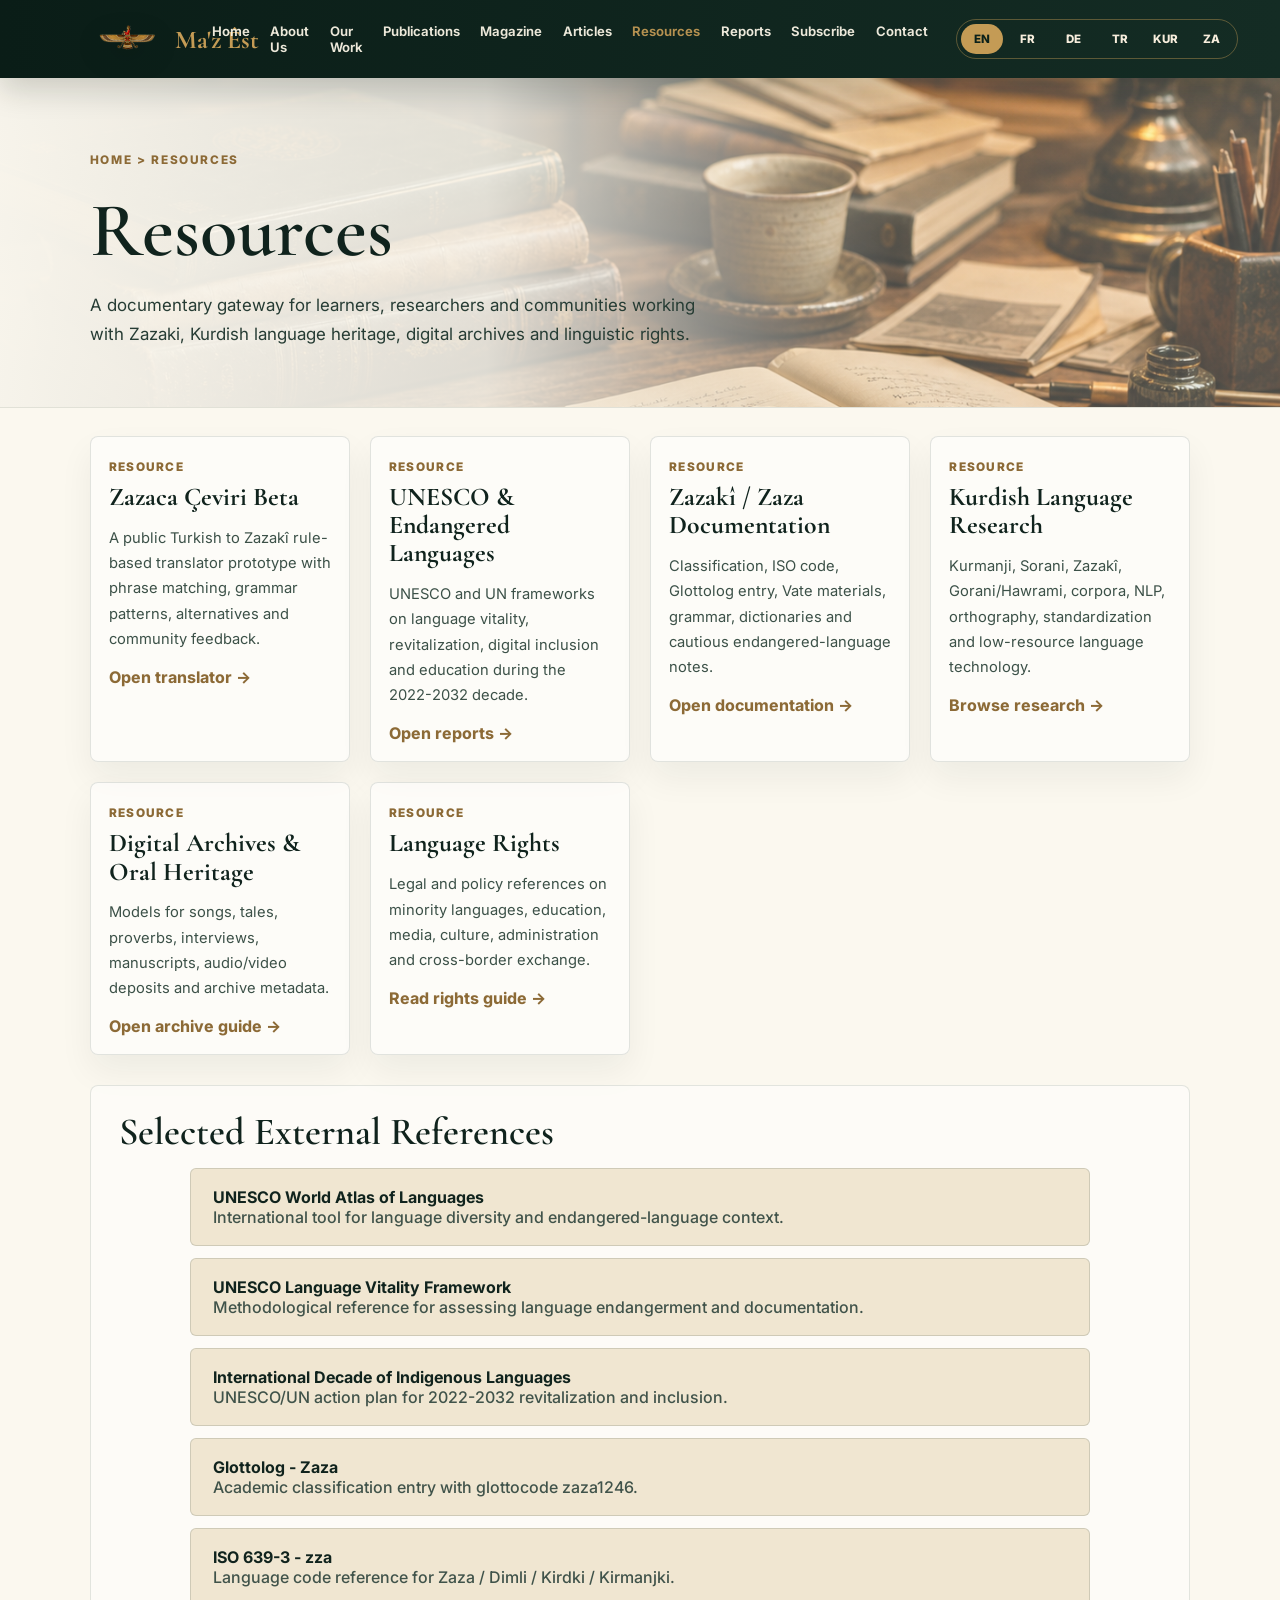
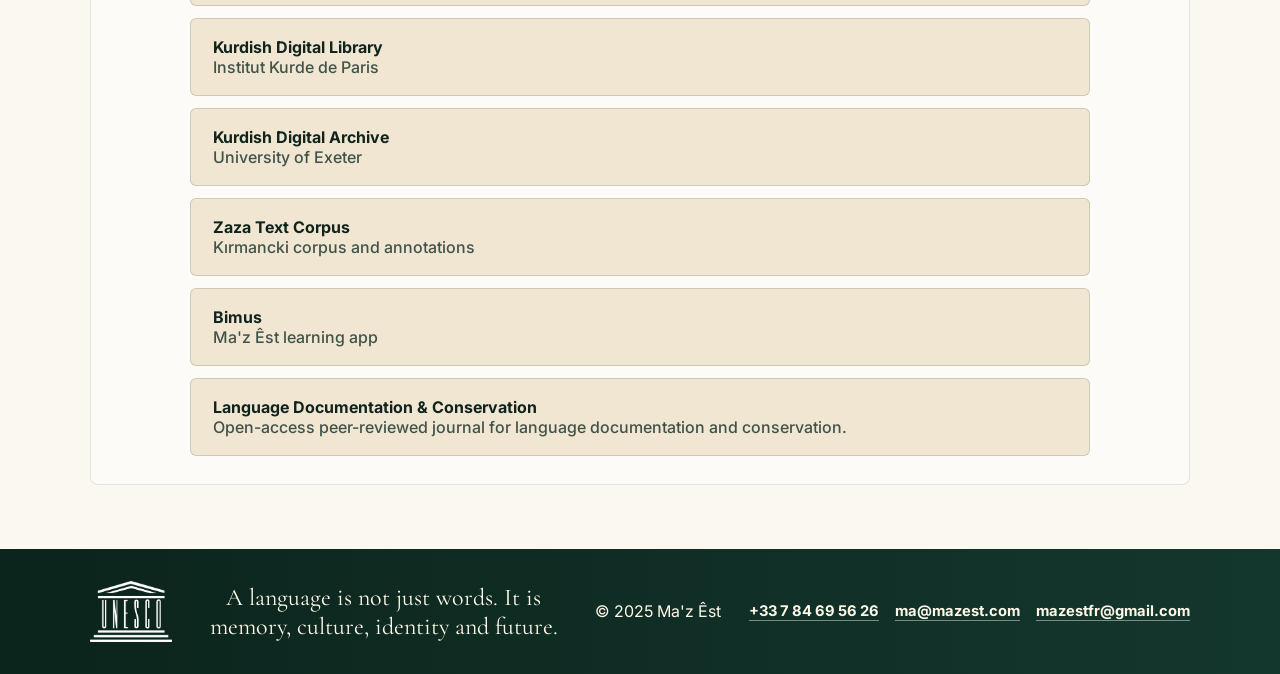
<file: resources.html>
<!doctype html>
<html lang="en">
  <head>
    <meta charset="UTF-8" />
    <meta name="viewport" content="width=device-width, initial-scale=1.0" />
    <title>Resources | Ma'z Êst</title>
    <link rel="preconnect" href="https://fonts.googleapis.com" />
    <link rel="preconnect" href="https://fonts.gstatic.com" crossorigin />
    <link href="https://fonts.googleapis.com/css2?family=Cormorant+Garamond:wght@500;600;700&family=Inter:wght@400;500;600;700;800&display=swap" rel="stylesheet" />
    <link rel="stylesheet" href="styles.css" />
    <link rel="stylesheet" href="pages.css" />
  </head>
  <body data-page="resources">
    <header class="site-header"><a class="brand" href="index.html"><img class="brand-logo" src="assets/logosans.png" alt="" /><span class="brand-name">Ma'z Êst</span></a><button class="nav-toggle" type="button" aria-label="Open menu" aria-expanded="false">☰</button><nav class="main-nav" aria-label="Main navigation"></nav><div class="language-switch" aria-label="Language"><button type="button" data-lang="en">EN</button><button type="button" data-lang="fr">FR</button><button type="button" data-lang="de">DE</button><button type="button" data-lang="tr">TR</button><button type="button" data-lang="ku">KUR</button><button type="button" data-lang="za">ZA</button></div></header>
    <main class="page-main"><section class="page-header"></section><section class="page-shell"></section></main>
    <footer class="quote-footer"><img src="assets/unesco.png" alt="UNESCO logo" /><blockquote></blockquote><p>© 2025 Ma'z Êst</p><div class="footer-contact-links"><a href="https://wa.me/33784695626" target="_blank" rel="noopener">+33 7 84 69 56 26</a><a href="mailto:ma@mazest.com">ma@mazest.com</a><a href="mailto:mazestfr@gmail.com">mazestfr@gmail.com</a></div></footer>
    <script src="pages.js?v=20260528-contact-za"></script>
  </body>
</html>
</file>
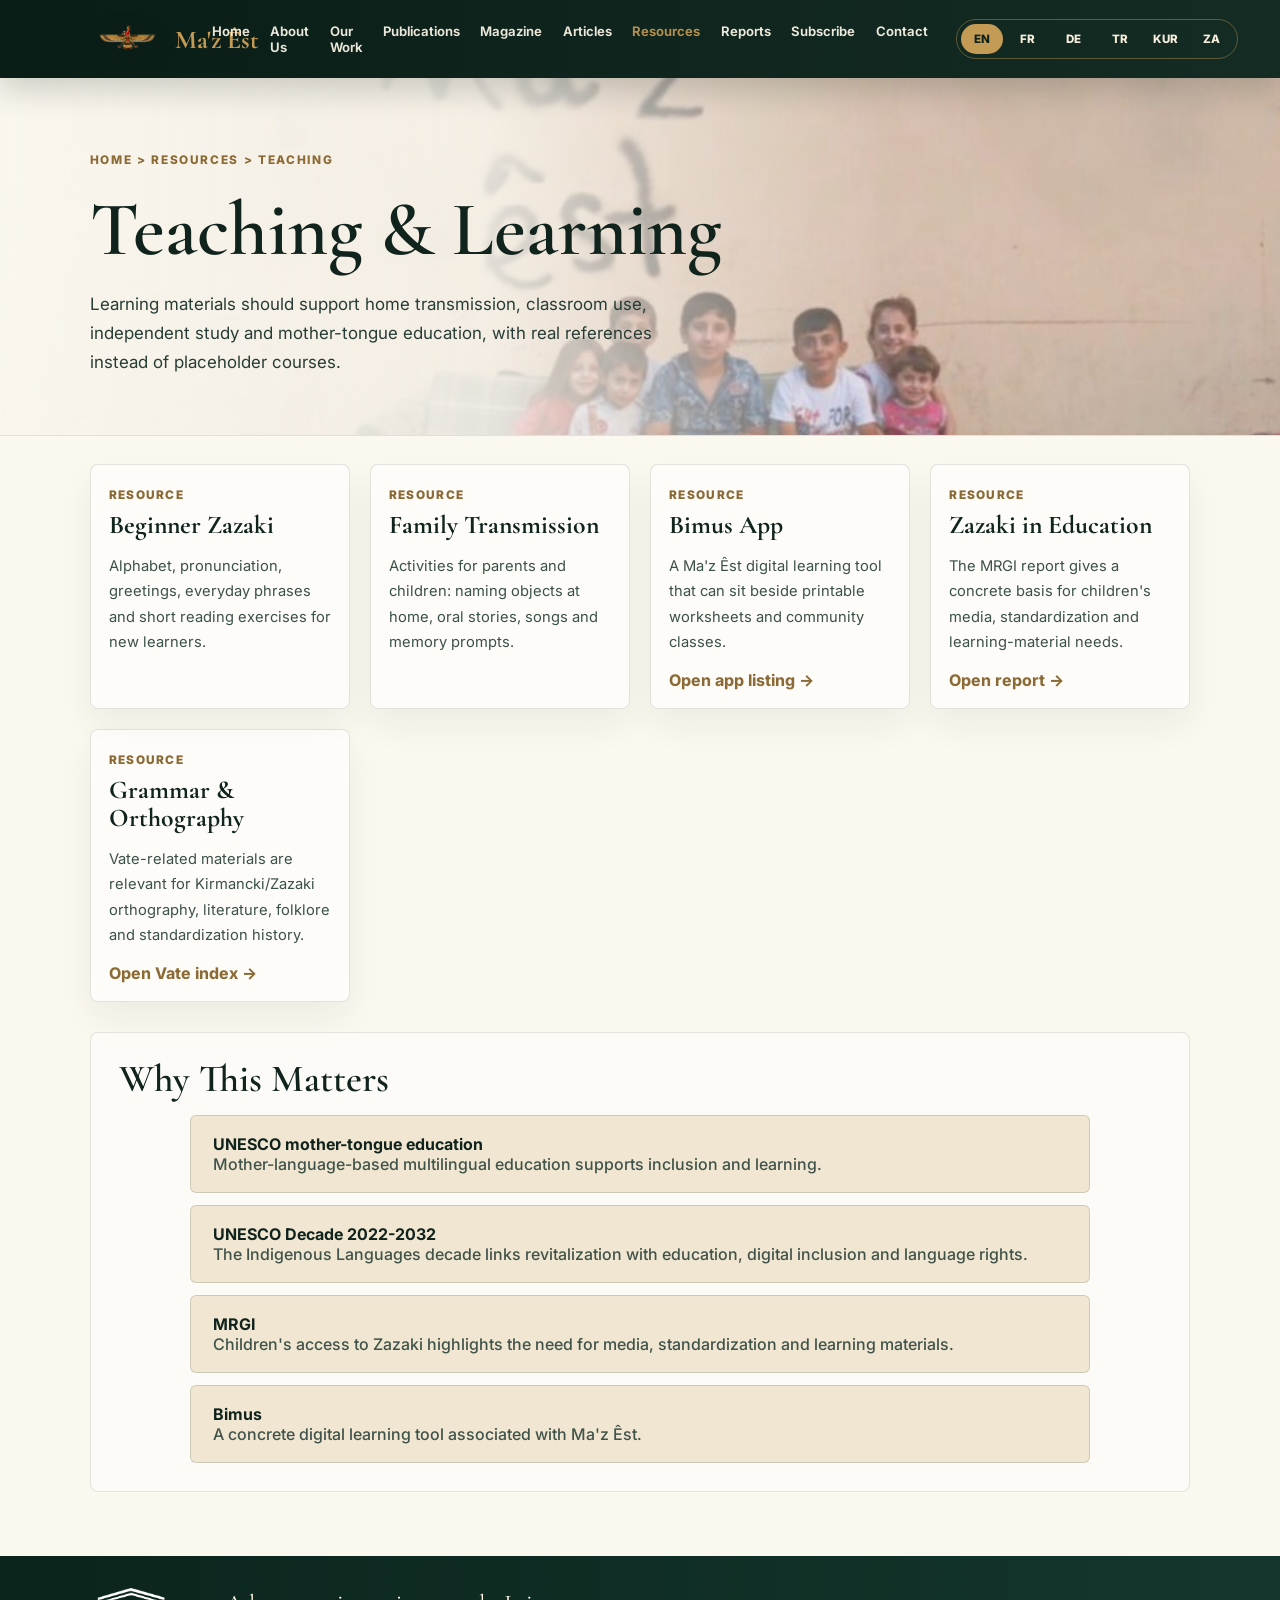
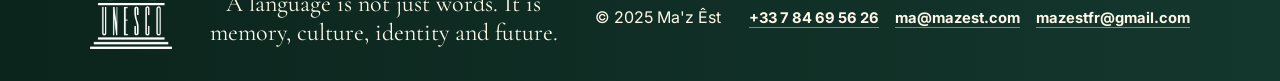
<file: teaching-learning.html>
<!doctype html>
<html lang="en">
  <head>
    <meta charset="UTF-8" />
    <meta name="viewport" content="width=device-width, initial-scale=1.0" />
    <title>Teaching & Learning | Ma'z Êst</title>
    <link rel="preconnect" href="https://fonts.googleapis.com" />
    <link rel="preconnect" href="https://fonts.gstatic.com" crossorigin />
    <link href="https://fonts.googleapis.com/css2?family=Cormorant+Garamond:wght@500;600;700&family=Inter:wght@400;500;600;700;800&display=swap" rel="stylesheet" />
    <link rel="stylesheet" href="styles.css" />
    <link rel="stylesheet" href="pages.css" />
  </head>
  <body data-page="teaching">
    <header class="site-header"><a class="brand" href="index.html"><img class="brand-logo" src="assets/logosans.png" alt="" /><span class="brand-name">Ma'z Êst</span></a><button class="nav-toggle" type="button" aria-label="Open menu" aria-expanded="false">☰</button><nav class="main-nav" aria-label="Main navigation"></nav><div class="language-switch" aria-label="Language"><button type="button" data-lang="en">EN</button><button type="button" data-lang="fr">FR</button><button type="button" data-lang="de">DE</button><button type="button" data-lang="tr">TR</button><button type="button" data-lang="ku">KUR</button><button type="button" data-lang="za">ZA</button></div></header>
    <main class="page-main"><section class="page-header"></section><section class="page-shell"></section></main>
    <footer class="quote-footer"><img src="assets/unesco.png" alt="UNESCO logo" /><blockquote></blockquote><p>© 2025 Ma'z Êst</p><div class="footer-contact-links"><a href="https://wa.me/33784695626" target="_blank" rel="noopener">+33 7 84 69 56 26</a><a href="mailto:ma@mazest.com">ma@mazest.com</a><a href="mailto:mazestfr@gmail.com">mazestfr@gmail.com</a></div></footer>
    <script src="pages.js?v=20260528-contact-za"></script>
  </body>
</html>
</file>
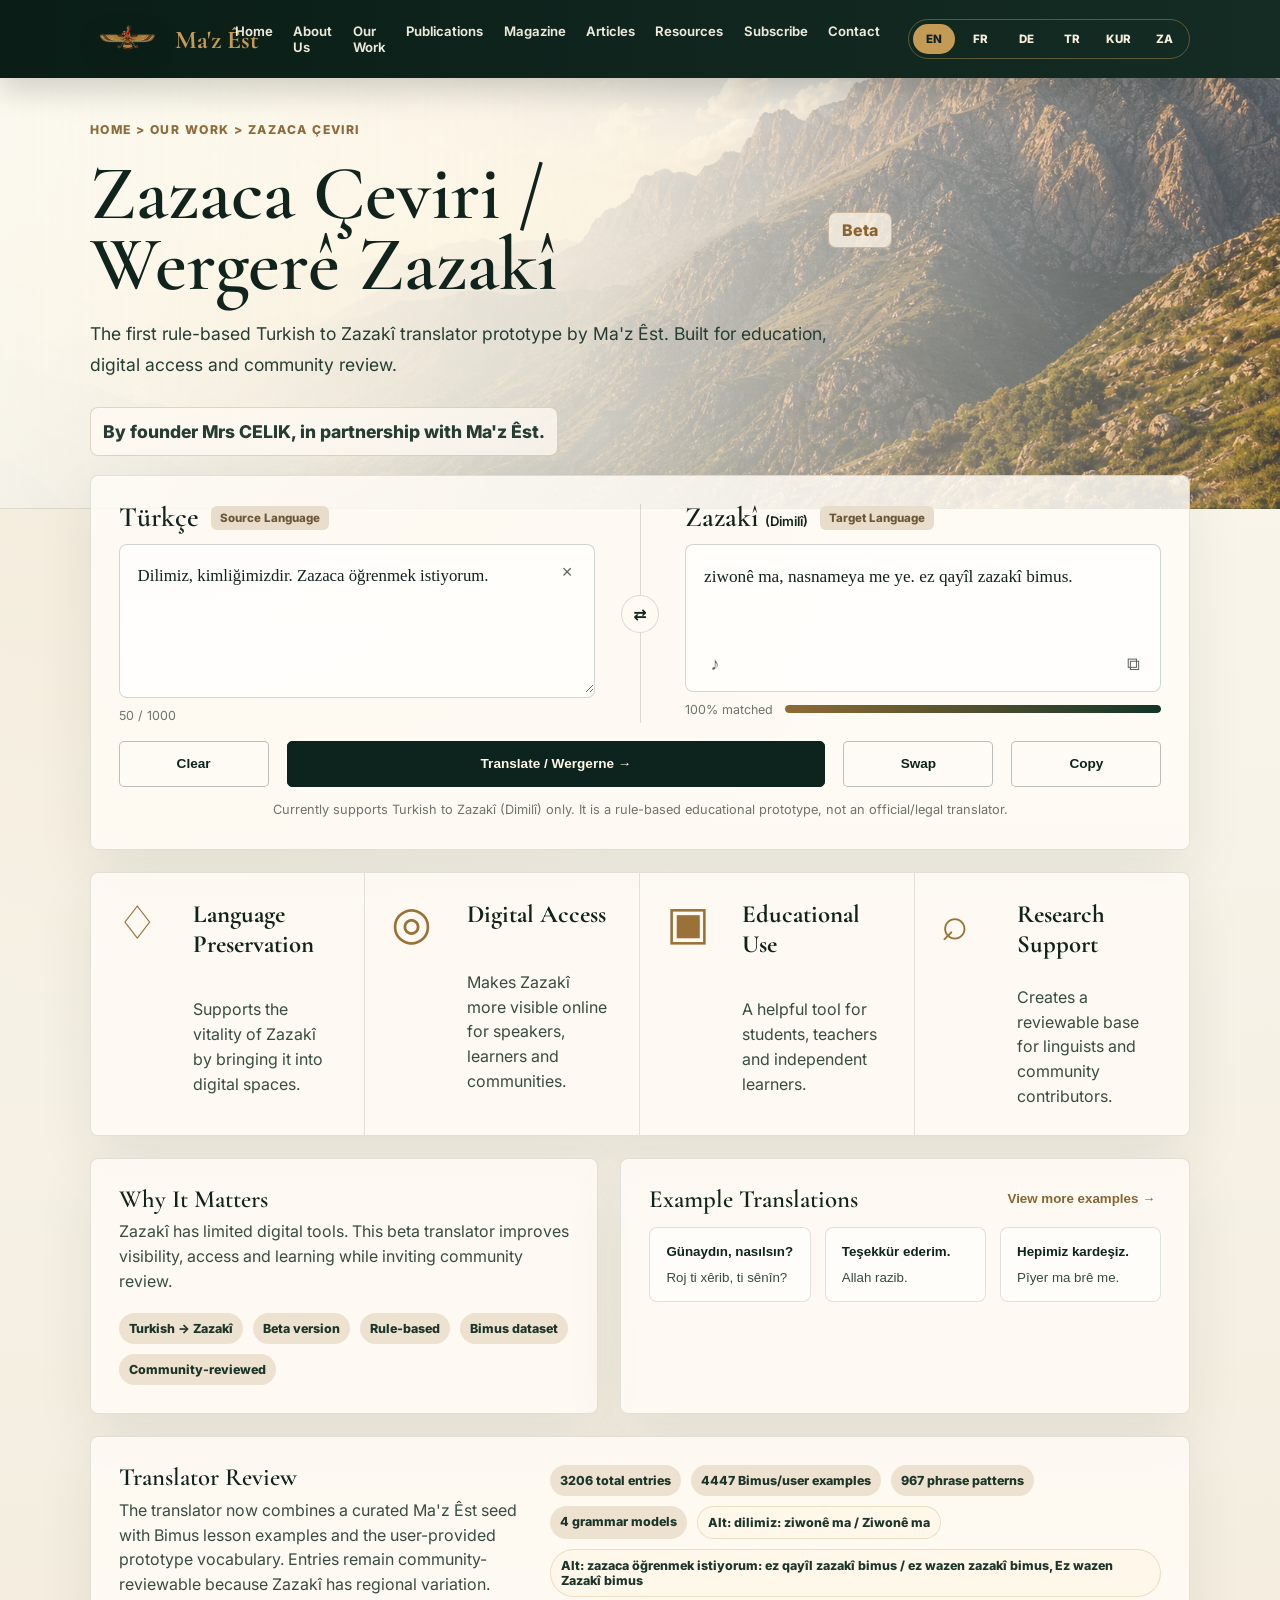
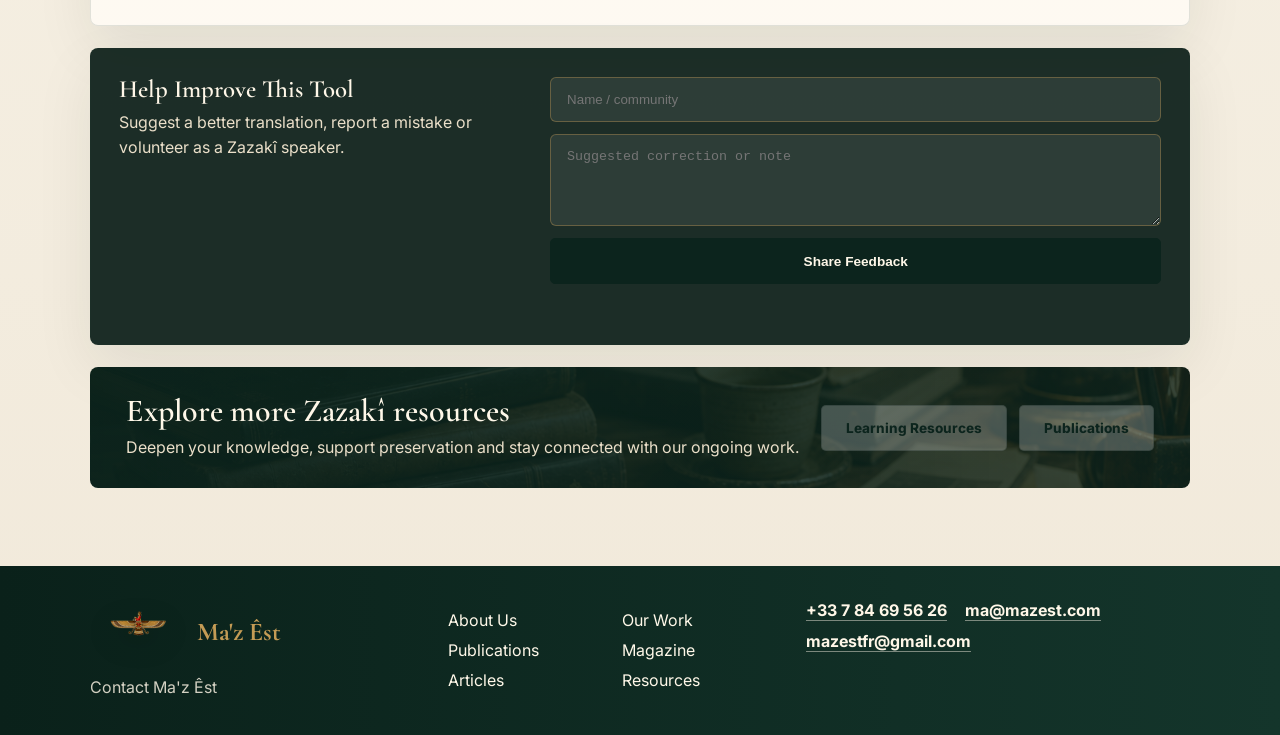
<file: translator.html>
<!doctype html>
<html lang="en">
  <head>
    <meta charset="UTF-8" />
    <meta name="viewport" content="width=device-width, initial-scale=1.0" />
    <title>Zazaca Çeviri | Ma'z Êst</title>
    <link rel="preconnect" href="https://fonts.googleapis.com" />
    <link rel="preconnect" href="https://fonts.gstatic.com" crossorigin />
    <link href="https://fonts.googleapis.com/css2?family=Cormorant+Garamond:wght@500;600;700&family=Inter:wght@400;500;600;700;800&display=swap" rel="stylesheet" />
    <link rel="stylesheet" href="styles.css" />
    <link rel="stylesheet" href="translator.css" />
  </head>
  <body class="translator-page">
    <header class="site-header">
      <a class="brand" href="index.html"><img class="brand-logo" src="assets/logosans.png" alt="" /><span class="brand-name">Ma'z Êst</span></a>
      <button class="nav-toggle" type="button" aria-label="Open menu" aria-expanded="false">☰</button>
      <nav class="main-nav" aria-label="Main navigation">
        <a href="index.html" data-copy="navHome">Home</a>
        <a href="index.html#about" data-copy="navAbout">About Us</a>
        <a class="active-link" href="research.html" data-copy="navWork">Our Work</a>
        <a href="publications.html" data-copy="navPublications">Publications</a>
        <a href="magazine.html" data-copy="navMagazine">Magazine</a>
        <a href="articles.html" data-copy="navArticles">Articles</a>
        <a href="resources.html" data-copy="navResources">Resources</a>
        <a href="abonnement/">Subscribe</a>
        <a href="index.html#contact" data-copy="navContact">Contact</a>
      </nav>
      <div class="language-switch" aria-label="Language">
        <button class="active" type="button" data-ui-lang="en">EN</button>
        <button type="button" data-ui-lang="fr">FR</button>
        <button type="button" data-ui-lang="de">DE</button>
        <button type="button" data-ui-lang="tr">TR</button>
        <button type="button" data-ui-lang="ku">KUR</button>
        <button type="button" data-ui-lang="za">ZA</button>
      </div>
    </header>

    <main>
      <section class="translator-hero">
        <div class="translator-hero-inner">
          <p class="breadcrumb" data-copy="crumb">Home > Our Work > Zazaca Çeviri</p>
          <div class="title-row">
            <h1 data-copy="title">Zazaca Çeviri / Wergerê Zazakî</h1>
            <span class="beta-pill">Beta</span>
          </div>
          <p data-copy="intro">The first rule-based Turkish to Zazakî translator prototype by Ma'z Êst. Built for education, digital access and community review.</p>
          <p class="creator-credit" data-copy="credit">By founder Mrs CELIK, in partnership with Ma'z Êst.</p>
        </div>
      </section>

      <section class="translator-wrap">
        <section class="translator-card" aria-label="Zazaca translator">
          <div class="translator-panels">
            <article class="text-panel">
              <div class="panel-head">
                <h2>Türkçe</h2>
                <span data-copy="source">Source Language</span>
              </div>
              <div class="textarea-shell">
                <textarea id="turkishInput" maxlength="1000" spellcheck="false">Dilimiz, kimliğimizdir. Zazaca öğrenmek istiyorum.</textarea>
                <button class="icon-button clear-button" type="button" aria-label="Clear">×</button>
              </div>
              <div class="panel-foot"><span id="charCount">0 / 1000</span></div>
            </article>

            <div class="swap-divider" aria-hidden="true"><span>⇄</span></div>

            <article class="text-panel">
              <div class="panel-head">
                <h2>Zazakî <small>(Dimilî)</small></h2>
                <span data-copy="target">Target Language</span>
              </div>
              <div class="output-shell">
                <p id="zazakiOutput"></p>
                <button class="icon-button speaker-button" type="button" aria-label="Speak">♪</button>
                <button class="icon-button copy-button" type="button" aria-label="Copy">⧉</button>
              </div>
              <div class="confidence-row">
                <span id="confidenceLabel" data-copy="confidence">Rule-based beta</span>
                <div class="confidence-meter"><span id="confidenceBar"></span></div>
              </div>
            </article>
          </div>

          <div class="translator-actions">
            <button class="button secondary clear-wide" type="button" data-copy="clear">Clear</button>
            <button class="button primary translate-button" type="button" data-copy="translate">Translate / Wergerne →</button>
            <button class="button secondary swap-button" type="button" data-copy="swap">Swap</button>
            <button class="button secondary copy-wide" type="button" data-copy="copy">Copy</button>
          </div>
          <p class="translator-note" data-copy="note">Currently supports Turkish to Zazakî (Dimilî) only. It is a rule-based educational prototype, not an official/legal translator.</p>
        </section>

        <section class="translator-benefits">
          <article><span>♢</span><h3 data-copy="benefit1Title">Language Preservation</h3><p data-copy="benefit1Text">Supports the vitality of Zazakî by bringing it into digital spaces.</p></article>
          <article><span>◎</span><h3 data-copy="benefit2Title">Digital Access</h3><p data-copy="benefit2Text">Makes Zazakî more visible online for speakers, learners and communities.</p></article>
          <article><span>▣</span><h3 data-copy="benefit3Title">Educational Use</h3><p data-copy="benefit3Text">A helpful tool for students, teachers and independent learners.</p></article>
          <article><span>⌕</span><h3 data-copy="benefit4Title">Research Support</h3><p data-copy="benefit4Text">Creates a reviewable base for linguists and community contributors.</p></article>
        </section>

        <section class="translator-grid">
          <article class="translator-info">
            <h2 data-copy="whyTitle">Why It Matters</h2>
            <p data-copy="whyText">Zazakî has limited digital tools. This beta translator improves visibility, access and learning while inviting community review.</p>
            <div class="status-list">
              <span data-copy="statusDirection">Turkish → Zazakî</span>
              <span data-copy="statusBeta">Beta version</span>
              <span data-copy="statusRules">Rule-based</span>
              <span data-copy="statusDataset">Bimus dataset</span>
              <span data-copy="statusCommunity">Community-reviewed</span>
            </div>
          </article>

          <article class="translator-info">
            <div class="section-head compact-head">
              <h2 data-copy="examplesTitle">Example Translations</h2>
              <button class="text-link" type="button" id="loadExample" data-copy="moreExamples">View more examples →</button>
            </div>
            <div class="example-grid">
              <button type="button" data-example="Günaydın, nasılsın?"><strong>Günaydın, nasılsın?</strong><span>Roj ti xêrib, ti sênîn?</span></button>
              <button type="button" data-example="Teşekkür ederim."><strong>Teşekkür ederim.</strong><span>Allah razib.</span></button>
              <button type="button" data-example="Hepimiz kardeşiz."><strong>Hepimiz kardeşiz.</strong><span>Pîyer ma brê me.</span></button>
            </div>
          </article>
        </section>

        <section class="review-panel">
          <div>
            <h2 data-copy="reviewTitle">Translator Review</h2>
            <p data-copy="reviewText">The public seed dataset is cleaned and professional. The larger Ma'z Êst/Bimus-style vocabulary can be imported progressively after duplicate checks, dialect notes and community validation.</p>
          </div>
          <div id="analysisPanel" class="analysis-panel"></div>
        </section>

        <section class="feedback-card">
          <div>
            <h2 data-copy="feedbackTitle">Help Improve This Tool</h2>
            <p data-copy="feedbackText">Suggest a better translation, report a mistake or volunteer as a Zazakî speaker.</p>
          </div>
          <form id="feedbackForm">
            <input id="feedbackName" placeholder="Name / community" data-copy-placeholder="feedbackNamePlaceholder" />
            <textarea id="feedbackText" placeholder="Suggested correction or note" data-copy-placeholder="feedbackTextPlaceholder"></textarea>
            <button class="button primary" type="submit" data-copy="feedbackButton">Share Feedback</button>
            <p id="feedbackStatus" role="status"></p>
          </form>
        </section>

        <section class="resource-cta">
          <div>
            <h2 data-copy="resourceCtaTitle">Explore more Zazakî resources</h2>
            <p data-copy="resourceCtaText">Deepen your knowledge, support preservation and stay connected with our ongoing work.</p>
          </div>
          <div>
            <a class="button secondary" href="teaching-learning.html" data-copy="resourceCtaLearning">Learning Resources</a>
            <a class="button secondary" href="publications.html" data-copy="resourceCtaPublications">Publications</a>
          </div>
        </section>
      </section>
    </main>

    <footer class="site-footer" id="contact">
      <div>
        <a class="brand" href="index.html"><img class="brand-logo" src="assets/logosans.png" alt="" /><span class="brand-name">Ma'z Êst</span></a>
        <p data-copy="footerCopy">Contact Ma'z Êst</p>
      </div>
      <nav class="footer-links" aria-label="Footer links">
        <a href="index.html#about" data-copy="footerAbout">About Us</a>
        <a href="research.html" data-copy="footerWork">Our Work</a>
        <a href="publications.html" data-copy="footerPublications">Publications</a>
        <a href="magazine.html" data-copy="footerMagazine">Magazine</a>
        <a href="articles.html" data-copy="footerArticles">Articles</a>
        <a href="resources.html" data-copy="footerResources">Resources</a>
      </nav>
      <div class="contact-emails" aria-label="Contact emails">
        <a href="https://wa.me/33784695626" target="_blank" rel="noopener">+33 7 84 69 56 26</a>
        <a href="mailto:ma@mazest.com">ma@mazest.com</a>
        <a href="mailto:mazestfr@gmail.com">mazestfr@gmail.com</a>
      </div>
    </footer>

    <script src="assets/translator-bimus-seed.js"></script>
    <script src="assets/translator-user-provided-seed.js"></script>
    <script src="translator.js?v=20260528-contact-section"></script>
  </body>
</html>
</file>
<file: styles.css>
:root {
  --ink: #10231d;
  --ink-2: #20382f;
  --pine: #0c241d;
  --pine-2: #14352b;
  --gold: #c49b55;
  --sand: #eee7d9;
  --paper: #fbf8ef;
  --line: rgba(32, 56, 47, 0.16);
  --shadow: 0 24px 70px rgba(16, 35, 29, 0.14);
}

* {
  box-sizing: border-box;
}

html {
  scroll-behavior: smooth;
}

body {
  margin: 0;
  color: var(--ink);
  background: var(--paper);
  font-family: Inter, system-ui, -apple-system, BlinkMacSystemFont, "Segoe UI", sans-serif;
}

body.menu-open {
  overflow: hidden;
}

a {
  color: inherit;
  text-decoration: none;
}

img {
  display: block;
  max-width: 100%;
}

.site-header {
  position: sticky;
  top: 0;
  z-index: 20;
  display: grid;
  grid-template-columns: auto 1fr auto;
  align-items: center;
  gap: 28px;
  min-height: 78px;
  padding: 0 7vw;
  color: #fff9ea;
  background: linear-gradient(90deg, #0a1d17, #142c24);
  box-shadow: 0 12px 30px rgba(10, 29, 23, 0.18);
}

.brand {
  display: inline-flex;
  align-items: center;
  gap: 10px;
  color: var(--gold);
  font-family: "Cormorant Garamond", Georgia, serif;
  font-size: clamp(1.5rem, 2vw, 2.1rem);
  font-weight: 700;
  line-height: 1;
  white-space: nowrap;
}

.brand-logo {
  width: clamp(78px, 7.6vw, 108px);
  height: 50px;
  object-fit: contain;
  object-position: center;
  filter: drop-shadow(0 8px 14px rgba(0, 0, 0, 0.18));
}

.brand-name {
  display: inline-block;
  transform: translateY(1px);
  letter-spacing: 0;
}

.brand-mark {
  display: grid;
  width: 54px;
  height: 54px;
  place-items: center;
}

.brand-mark img {
  width: 100%;
  height: 100%;
  object-fit: contain;
}

.main-nav {
  display: flex;
  justify-content: center;
  gap: clamp(14px, 1.6vw, 30px);
  font-size: 0.82rem;
  font-weight: 650;
}

.main-nav a {
  opacity: 0.92;
  transition: color 0.2s ease, opacity 0.2s ease;
}

.main-nav a:hover {
  color: var(--gold);
  opacity: 1;
}

.language-switch {
  justify-self: end;
  display: inline-flex;
  gap: 4px;
  padding: 4px;
  border: 1px solid rgba(196, 155, 85, 0.42);
  border-radius: 999px;
}

.language-switch button,
.nav-toggle {
  color: inherit;
  background: transparent;
  border: 0;
  cursor: pointer;
  font: inherit;
}

.language-switch button {
  min-width: 42px;
  min-height: 30px;
  border-radius: 999px;
  color: #f7eddc;
  font-size: 0.72rem;
  font-weight: 800;
}

.language-switch button.active {
  color: #0b211a;
  background: var(--gold);
}

.nav-toggle {
  display: none;
  justify-self: end;
  font-size: 1.55rem;
}

.hero {
  position: relative;
  min-height: calc(100vh - 78px);
  display: grid;
  align-items: center;
  padding: 9vh 7vw;
  overflow: hidden;
}

.hero-media {
  position: absolute;
  inset: 0;
  z-index: -2;
  background:
    linear-gradient(90deg, rgba(251, 248, 239, 0.98) 0%, rgba(251, 248, 239, 0.72) 39%, rgba(251, 248, 239, 0.1) 78%),
    linear-gradient(180deg, rgba(16, 35, 29, 0) 70%, rgba(16, 35, 29, 0.74) 100%),
    url("assets/hero-mountains.png") center / cover no-repeat;
}

.hero-content {
  max-width: 660px;
}

.eyebrow {
  margin: 0 0 18px;
  color: #8d6b34;
  font-size: 0.78rem;
  font-weight: 800;
  letter-spacing: 0.08em;
  text-transform: uppercase;
}

h1,
h2 {
  margin: 0;
  font-family: "Cormorant Garamond", Georgia, serif;
  font-weight: 600;
  line-height: 0.98;
}

h1 {
  max-width: 720px;
  font-size: clamp(3rem, 5vw, 5.4rem);
}

h2 {
  font-size: clamp(2.7rem, 4.5vw, 5.2rem);
}

h3 {
  margin: 0;
  font-size: 1rem;
}

p {
  line-height: 1.72;
}

.hero-content p:not(.eyebrow),
.section-copy p,
.section-heading p,
.work-hero p,
.heritage p,
.resources p {
  max-width: 610px;
  color: #233b32;
  font-size: 1rem;
}

.actions,
.tabs,
.site-footer form {
  display: flex;
  flex-wrap: wrap;
  gap: 14px;
  align-items: center;
}

.button {
  display: inline-flex;
  align-items: center;
  justify-content: center;
  min-height: 46px;
  padding: 0 24px;
  border: 1px solid rgba(16, 35, 29, 0.28);
  border-radius: 5px;
  font-size: 0.85rem;
  font-weight: 750;
  transition: transform 0.2s ease, background 0.2s ease;
}

.button:hover {
  transform: translateY(-2px);
}

.button.primary {
  color: #fff8e9;
  background: var(--pine);
  border-color: var(--pine);
}

.button.secondary {
  color: var(--pine);
  background: rgba(255, 255, 255, 0.24);
}

.button.muted {
  color: #533b1f;
  background: #dfcfaa;
  border-color: #dfcfaa;
}

.button.centered {
  width: max-content;
  margin: 24px auto 0;
}

.unesco-card {
  position: absolute;
  right: 7vw;
  bottom: 8vh;
  width: min(250px, 24vw);
  padding: 34px 28px;
  color: #fff7e4;
  text-align: center;
  background: rgba(10, 29, 23, 0.78);
  border: 1px solid rgba(255, 255, 255, 0.16);
  border-radius: 8px;
  box-shadow: var(--shadow);
  backdrop-filter: blur(10px);
}

.unesco-logo {
  width: 88px;
  height: auto;
  margin: 0 auto 14px;
  filter: invert(1) sepia(1) saturate(0.35) hue-rotate(350deg) brightness(1.18);
  opacity: 0.96;
}

.unesco-card strong,
.unesco-card p {
  display: block;
  margin: 10px 0 0;
}

.pillar-strip,
.quote-band,
.site-footer {
  color: #fff7e7;
  background: linear-gradient(90deg, #0a211a, #17382e);
}

.pillar-strip {
  display: grid;
  grid-template-columns: repeat(4, 1fr);
  gap: 0;
  padding: 44px 7vw 40px;
}

.pillar-strip article,
.article-grid article {
  text-align: center;
}

.pillar-strip article {
  min-height: 150px;
  padding: 0 28px;
  border-right: 1px solid rgba(196, 155, 85, 0.45);
}

.pillar-strip article:last-child {
  border-right: 0;
}

.line-icon,
.work-grid span,
.article-grid span {
  display: block;
  color: var(--gold);
  font-size: 2.55rem;
  line-height: 1;
}

.pillar-strip h2 {
  margin-top: 18px;
  font-family: Inter, sans-serif;
  font-size: 1rem;
  font-weight: 800;
  line-height: 1.3;
}

.pillar-strip p,
.article-grid p {
  color: rgba(255, 247, 231, 0.82);
  font-size: 0.84rem;
}

.heritage,
.split-section,
.work-section,
.publications,
.magazine,
.resources {
  padding: clamp(64px, 8vw, 118px) 7vw;
}

.heritage {
  display: grid;
  grid-template-columns: minmax(260px, 0.9fr) minmax(340px, 1.45fr) minmax(230px, 0.8fr);
  align-items: center;
  gap: 46px;
  background: linear-gradient(110deg, #fbf7eb, #eee4cf);
}

.map-panel {
  width: 100%;
  padding: clamp(10px, 1.6vw, 18px);
  background:
    radial-gradient(circle at 50% 48%, rgba(255, 250, 236, 0) 54%, rgba(251, 248, 239, 0.76) 86%, rgba(251, 248, 239, 0.96) 100%),
    linear-gradient(135deg, rgba(221, 205, 173, 0.58), rgba(255, 251, 241, 0.22));
  border: 1px solid rgba(151, 120, 73, 0.16);
  border-radius: 7px;
  box-shadow:
    inset 0 0 70px rgba(255, 255, 255, 0.58),
    0 22px 56px rgba(93, 70, 39, 0.08);
}

.map-panel img {
  width: 100%;
  border-radius: 5px;
  mix-blend-mode: multiply;
  opacity: 0.95;
  filter: sepia(0.16) saturate(0.9) contrast(1.04);
}

.heritage blockquote {
  margin: 0;
  color: #1d2f28;
  font-family: "Cormorant Garamond", Georgia, serif;
  font-size: clamp(2.4rem, 4vw, 4.7rem);
  line-height: 1.22;
  text-align: center;
}

.heritage blockquote small {
  display: block;
  margin-top: 20px;
  font-family: Inter, sans-serif;
  font-size: 1rem;
  font-weight: 600;
}

.split-section,
.work-hero,
.magazine {
  display: grid;
  grid-template-columns: minmax(280px, 0.95fr) minmax(320px, 1.05fr);
  align-items: center;
  gap: 72px;
}

.split-section img,
.work-hero img {
  width: 100%;
  height: min(44vw, 520px);
  object-fit: cover;
  border-radius: 3px;
  box-shadow: var(--shadow);
}

.stats {
  display: grid;
  grid-template-columns: repeat(4, 1fr);
  padding: 38px 7vw;
  background: #eee4d0;
  border-block: 1px solid var(--line);
}

.stats article {
  display: grid;
  place-items: center;
  min-height: 110px;
  border-right: 1px solid rgba(107, 82, 44, 0.23);
  text-align: center;
}

.stats article:last-child {
  border-right: 0;
}

.stats strong {
  font-family: "Cormorant Garamond", Georgia, serif;
  font-size: 2.8rem;
}

.stats span {
  font-size: 0.82rem;
}

.quote-band {
  padding: 32px 7vw;
  text-align: center;
}

.quote-band p {
  margin: 0 auto;
  max-width: 920px;
  font-family: "Cormorant Garamond", Georgia, serif;
  font-size: clamp(1.55rem, 2.4vw, 2.35rem);
}

.quote-band p::before,
.quote-band p::after {
  color: var(--gold);
  font-size: 2.8rem;
  line-height: 0;
}

.quote-band p::before {
  content: "“";
  margin-right: 16px;
}

.quote-band p::after {
  content: "”";
  margin-left: 16px;
}

.work-section {
  background: linear-gradient(110deg, #f8f3e7 0%, #f3ecd9 52%, #e5ddca 100%);
}

.work-hero {
  margin-bottom: 52px;
}

.work-hero img {
  height: min(38vw, 460px);
  filter: sepia(0.16) saturate(0.78);
}

.work-grid,
.article-grid,
.book-grid {
  display: grid;
  gap: 22px;
}

.work-grid {
  grid-template-columns: repeat(4, 1fr);
}

.work-grid article,
.book,
.article-grid article {
  min-height: 240px;
  padding: 32px 26px;
  background: rgba(255, 255, 255, 0.62);
  border: 1px solid rgba(32, 56, 47, 0.11);
  border-radius: 8px;
  box-shadow: 0 18px 42px rgba(16, 35, 29, 0.08);
}

.work-grid h3,
.article-grid h3 {
  margin: 18px 0 8px;
}

.work-grid p,
.book p {
  color: #3b4e46;
  font-size: 0.86rem;
}

.publications {
  background: #fbf8ef;
}

.section-heading {
  max-width: 720px;
  margin-bottom: 26px;
}

.tabs {
  margin-bottom: 30px;
}

.tabs button {
  min-height: 36px;
  padding: 0 18px;
  color: #243a32;
  background: #f2eadc;
  border: 1px solid var(--line);
  border-radius: 5px;
  cursor: pointer;
  font: inherit;
  font-size: 0.78rem;
  font-weight: 750;
}

.tabs button.active {
  color: #fff8ea;
  background: var(--pine);
}

.book-grid {
  grid-template-columns: repeat(4, 1fr);
}

.book {
  min-height: 0;
  background: transparent;
  box-shadow: none;
}

.cover {
  display: grid;
  width: 100%;
  aspect-ratio: 0.72;
  place-items: center;
  padding: 24px;
  color: #f7ead4;
  border-radius: 3px;
  box-shadow: 0 18px 34px rgba(16, 35, 29, 0.22);
  font-family: "Cormorant Garamond", Georgia, serif;
  font-size: clamp(1.2rem, 2vw, 2rem);
  line-height: 1.08;
  text-align: center;
}

.cover.maroon { background: linear-gradient(155deg, #603048, #321927); }
.cover.green { background: linear-gradient(155deg, #315e45, #172b21); }
.cover.ochre { background: linear-gradient(155deg, #9d724e, #443225); }
.cover.black { background: linear-gradient(155deg, #2d2a25, #10100f); }

.book h3 {
  margin-top: 18px;
  line-height: 1.45;
}

.resource-publication {
  display: flex;
  flex-direction: column;
  min-height: 420px;
  padding: 28px;
  background: rgba(255, 255, 255, 0.58);
  border: 1px solid rgba(32, 56, 47, 0.14);
  border-radius: 8px;
}

.resource-publication h3 {
  margin: 16px 0 12px;
  font-size: clamp(1.2rem, 1.7vw, 1.58rem);
  line-height: 1.18;
}

.resource-publication p {
  margin: 0 0 18px;
  line-height: 1.65;
}

.resource-badge {
  width: fit-content;
  padding: 7px 10px;
  color: #fff8ea;
  background: var(--pine);
  border-radius: 4px;
  font-size: 0.72rem;
  font-weight: 800;
  text-transform: uppercase;
}

.resource-publication dl {
  display: grid;
  gap: 10px;
  margin: auto 0 22px;
}

.resource-publication dl div {
  display: grid;
  gap: 2px;
}

.resource-publication dt {
  color: #7b6952;
  font-size: 0.7rem;
  font-weight: 800;
  text-transform: uppercase;
}

.resource-publication dd {
  margin: 0;
  color: #1f352d;
  font-size: 0.9rem;
  font-weight: 650;
  line-height: 1.35;
}

.section-link {
  color: #8c6a36;
  font-weight: 800;
  text-decoration: none;
}

.section-link:hover {
  color: #0b241c;
}

.magazine {
  background: linear-gradient(110deg, #fbf8ef 0%, #efe4cf 100%);
  overflow: hidden;
}

.magazine-stack {
  position: relative;
  min-height: 430px;
}

.issue {
  position: absolute;
  inset: 10% auto auto 18%;
  width: min(315px, 58vw);
  aspect-ratio: 0.73;
  background: #f6f1e5;
  border: 1px solid #d2c1a0;
  box-shadow: 0 26px 55px rgba(16, 35, 29, 0.2);
}

.issue.back { transform: translate(66px, 16px) rotate(8deg); }
.issue.mid { transform: translate(35px, 3px) rotate(3deg); }
.issue.front {
  padding: 0;
  transform: rotate(-7deg);
  overflow: hidden;
}

.issue.front .real-magazine-cover {
  width: 100%;
  height: 100%;
  object-fit: cover;
}

.article-grid {
  grid-template-columns: repeat(4, 1fr);
  padding: 50px 7vw;
  background: #eee4d0;
}

.article-grid article {
  background: transparent;
  border: 0;
  border-right: 1px solid rgba(107, 82, 44, 0.22);
  border-radius: 0;
  box-shadow: none;
}

.article-grid article:last-child {
  border-right: 0;
}

.article-grid p {
  color: #40534a;
}

.resources {
  text-align: center;
}

.resources h2 {
  max-width: 960px;
  margin: 0 auto 34px;
}

.resource-list {
  display: grid;
  max-width: 900px;
  margin: 0 auto;
  gap: 12px;
}

.resource-list > a,
.resource-list > span {
  padding: 18px 22px;
  background: #f0e6d1;
  border: 1px solid var(--line);
  border-radius: 6px;
  font-weight: 750;
}

.resource-list > a > span,
.resource-list > span > span {
  display: inline;
  padding: 0;
  background: transparent;
  border: 0;
  border-radius: 0;
  color: #40534a;
  font-weight: 500;
}

.contact-section {
  display: grid;
  grid-template-columns: minmax(0, 0.92fr) minmax(360px, 1.08fr);
  gap: 44px;
  align-items: center;
  padding: 76px 7vw;
  background: #f6efe2;
}

.contact-copy {
  max-width: 610px;
}

.contact-copy h2 {
  margin: 0 0 18px;
  font-size: clamp(3rem, 6vw, 6rem);
}

.contact-copy p:not(.eyebrow) {
  color: #34483f;
  font-size: clamp(1.04rem, 1.45vw, 1.24rem);
  line-height: 1.7;
}

.contact-actions {
  display: grid;
  gap: 14px;
  margin-top: 30px;
}

.contact-link {
  display: grid;
  gap: 4px;
  padding: 18px 20px;
  color: #0b241c;
  background: rgba(255, 255, 255, 0.72);
  border: 1px solid rgba(32, 56, 47, 0.13);
  border-radius: 8px;
  text-decoration: none;
  box-shadow: 0 18px 34px rgba(16, 35, 29, 0.07);
}

.contact-link span {
  color: #8c6a36;
  font-size: 0.72rem;
  font-weight: 850;
  text-transform: uppercase;
}

.contact-link strong {
  font-size: clamp(1.08rem, 1.6vw, 1.36rem);
}

.contact-link:hover {
  border-color: rgba(140, 106, 54, 0.45);
  transform: translateY(-1px);
}

.contact-image {
  margin: 0;
}

.contact-image img {
  display: block;
  width: 100%;
  aspect-ratio: 1.42;
  object-fit: cover;
  object-position: center 42%;
  border: 1px solid rgba(32, 56, 47, 0.12);
  border-radius: 8px;
  box-shadow: 0 28px 58px rgba(16, 35, 29, 0.16);
}

.contact-panel {
  overflow: hidden;
  background: rgba(255, 255, 255, 0.74);
  border: 1px solid rgba(32, 56, 47, 0.13);
  border-radius: 8px;
  box-shadow: 0 28px 58px rgba(16, 35, 29, 0.12);
}

.contact-panel .contact-image img {
  aspect-ratio: 1.8;
  border: 0;
  border-radius: 0;
  box-shadow: none;
}

.contact-form {
  display: grid;
  gap: 16px;
  padding: 24px;
}

.contact-form label {
  display: grid;
  gap: 7px;
  color: #243d34;
  font-weight: 750;
}

.contact-form input,
.contact-form textarea {
  width: 100%;
  padding: 13px 14px;
  color: #10231d;
  background: #fffaf0;
  border: 1px solid rgba(32, 56, 47, 0.2);
  border-radius: 6px;
  font: inherit;
}

.contact-form textarea {
  min-height: 132px;
  resize: vertical;
}

.site-footer {
  display: grid;
  grid-template-columns: 1fr auto;
  align-items: center;
  gap: 32px;
  padding: 40px 7vw;
}

.site-footer p {
  margin: 12px 0 0;
  color: rgba(255, 247, 231, 0.82);
}

.contact-emails {
  display: flex;
  flex-wrap: wrap;
  gap: 10px 18px;
  align-items: center;
  justify-content: flex-end;
}

.contact-emails a {
  color: #fff7e8;
  font-weight: 700;
  text-decoration: none;
  border-bottom: 1px solid rgba(255, 247, 232, 0.45);
}

.contact-emails a:hover {
  color: #d5a94f;
  border-color: #d5a94f;
}

.site-footer input {
  width: min(310px, 68vw);
  min-height: 46px;
  padding: 0 16px;
  color: #fff7e8;
  background: rgba(255, 255, 255, 0.06);
  border: 1px solid rgba(196, 155, 85, 0.6);
  border-radius: 5px;
  font: inherit;
}

.site-footer input::placeholder {
  color: rgba(255, 247, 231, 0.56);
}

.site-footer .button.secondary {
  color: #fff7e8;
  border-color: rgba(196, 155, 85, 0.8);
}

.sr-only {
  position: absolute;
  width: 1px;
  height: 1px;
  padding: 0;
  margin: -1px;
  overflow: hidden;
  clip: rect(0, 0, 0, 0);
  white-space: nowrap;
  border: 0;
}

@media (max-width: 1100px) {
  .site-header {
    grid-template-columns: auto 1fr auto;
  }

  .nav-toggle {
    display: block;
    order: 3;
  }

  .brand {
    order: 1;
  }

  .language-switch {
    order: 2;
  }

  .main-nav {
    order: 4;
    position: fixed;
    inset: 78px 0 auto;
    display: none;
    grid-template-columns: 1fr;
    gap: 0;
    padding: 18px 7vw 28px;
    background: #0c241d;
    border-top: 1px solid rgba(196, 155, 85, 0.24);
  }

  .main-nav.open {
    display: grid;
  }

  .main-nav a {
    padding: 15px 0;
    border-bottom: 1px solid rgba(255, 255, 255, 0.08);
  }

  .pillar-strip,
  .work-grid,
  .book-grid,
  .article-grid,
  .stats {
    grid-template-columns: repeat(2, 1fr);
  }

  .heritage,
  .split-section,
  .work-hero,
  .magazine,
  .contact-section {
    grid-template-columns: 1fr;
  }

  .unesco-card {
    position: relative;
    right: auto;
    bottom: auto;
    width: min(320px, 100%);
    margin-top: 36px;
  }

  .magazine-stack {
    min-height: 380px;
  }
}

@media (max-width: 700px) {
  .site-header {
    min-height: 70px;
    padding: 0 20px;
    gap: 12px;
  }

  .brand {
    font-size: 1.42rem;
  }

  .brand-logo {
    width: 68px;
    height: 44px;
  }

  .brand-mark {
    width: 42px;
    height: 42px;
  }

  .main-nav {
    inset: 70px 0 auto;
  }

  .language-switch button {
    min-width: 36px;
  }

  .hero,
  .heritage,
  .split-section,
  .work-section,
  .publications,
  .magazine,
  .resources,
  .contact-section {
    padding-inline: 22px;
  }

  .hero {
    min-height: auto;
    padding-block: 72px 44px;
  }

  .hero-media {
    background:
      linear-gradient(180deg, rgba(251, 248, 239, 0.96) 0%, rgba(251, 248, 239, 0.78) 55%, rgba(16, 35, 29, 0.25) 100%),
      url("assets/hero-mountains.png") center / cover no-repeat;
  }

  h1 {
    font-size: clamp(2.55rem, 11.5vw, 3.35rem);
    line-height: 1.02;
  }

  h2 {
    font-size: clamp(2.35rem, 12vw, 3.6rem);
  }

  .pillar-strip,
  .work-grid,
  .book-grid,
  .article-grid,
  .stats {
    grid-template-columns: 1fr;
    padding-inline: 22px;
  }

  .pillar-strip article,
  .stats article,
  .article-grid article {
    border-right: 0;
    border-bottom: 1px solid rgba(196, 155, 85, 0.32);
  }

  .pillar-strip article:last-child,
  .stats article:last-child,
  .article-grid article:last-child {
    border-bottom: 0;
  }

  .split-section,
  .work-hero,
  .magazine,
  .contact-section {
    gap: 34px;
  }

  .contact-section {
    padding-block: 54px;
  }

  .contact-image img {
    aspect-ratio: 1.25;
  }

  .split-section img,
  .work-hero img {
    height: 330px;
  }

  .heritage {
    gap: 34px;
  }

  .heritage blockquote {
    text-align: left;
  }

  .magazine-stack {
    min-height: 330px;
  }

  .issue {
    inset: 6% auto auto 10%;
  }

  .site-footer {
    grid-template-columns: 1fr;
    padding-inline: 22px;
  }
}
</file>
<file: abonnement/styles.css>
:root {
  --ink: #10231d;
  --pine: #0c241d;
  --pine-2: #173b30;
  --gold: #c49b55;
  --paper: #fbf8ef;
  --sand: #f0e7d7;
  --line: rgba(32, 56, 47, 0.16);
  --shadow: 0 28px 70px rgba(16, 35, 29, 0.14);
}

* {
  box-sizing: border-box;
}

body {
  margin: 0;
  color: var(--ink);
  background: var(--paper);
  font-family: Inter, system-ui, sans-serif;
}

a {
  color: inherit;
  text-decoration: none;
}

.site-header,
footer {
  display: grid;
  grid-template-columns: auto 1fr auto;
  align-items: center;
  gap: 24px;
  padding: 18px 7vw;
  color: #fff9ea;
  background: var(--pine);
}

.brand {
  display: inline-flex;
  align-items: center;
  gap: 10px;
  color: var(--gold);
  font-family: "Cormorant Garamond", Georgia, serif;
  font-size: clamp(1.45rem, 2vw, 2rem);
  font-weight: 700;
  line-height: 1;
}

.brand img {
  width: clamp(74px, 7vw, 104px);
  height: 48px;
  object-fit: contain;
}

.top-nav {
  display: flex;
  justify-content: center;
  gap: clamp(14px, 2vw, 28px);
  font-size: 0.82rem;
  font-weight: 750;
}

.top-nav a:hover {
  color: var(--gold);
}

.language-switch {
  display: inline-flex;
  gap: 4px;
  padding: 4px;
  border: 1px solid rgba(196, 155, 85, 0.42);
  border-radius: 999px;
}

.language-switch button {
  min-width: 42px;
  min-height: 30px;
  color: #f7eddc;
  background: transparent;
  border: 0;
  border-radius: 999px;
  cursor: pointer;
  font: inherit;
  font-size: 0.72rem;
  font-weight: 800;
}

.language-switch button.active {
  color: #0b211a;
  background: var(--gold);
}

main {
  width: min(1180px, 86vw);
  margin: 0 auto;
}

.hero {
  display: grid;
  grid-template-columns: minmax(0, 1fr) minmax(280px, 380px);
  gap: 56px;
  align-items: center;
  padding: 86px 0 70px;
}

.eyebrow {
  margin: 0 0 12px;
  color: #8c6a36;
  font-size: 0.76rem;
  font-weight: 850;
  text-transform: uppercase;
}

h1,
h2,
h3 {
  margin: 0;
}

h1,
h2 {
  font-family: "Cormorant Garamond", Georgia, serif;
  line-height: 1.02;
}

h1 {
  max-width: 780px;
  font-size: clamp(3.25rem, 7vw, 7rem);
}

h2 {
  font-size: clamp(2.35rem, 5vw, 4.8rem);
}

p {
  color: #34483f;
  line-height: 1.72;
}

.hero p:not(.eyebrow),
.section-head p {
  max-width: 650px;
  font-size: 1.08rem;
}

.hero-actions,
.amount-row {
  display: flex;
  flex-wrap: wrap;
  gap: 14px;
  align-items: center;
  margin-top: 28px;
}

.button {
  display: inline-flex;
  min-height: 48px;
  align-items: center;
  justify-content: center;
  padding: 0 22px;
  border: 1px solid transparent;
  border-radius: 5px;
  cursor: pointer;
  font: inherit;
  font-weight: 850;
}

.button.primary {
  color: #10231d;
  background: var(--gold);
}

.button.secondary {
  color: var(--pine);
  background: transparent;
  border-color: rgba(12, 36, 29, 0.28);
}

.impact-card,
.one-time,
.use-section {
  border: 1px solid var(--line);
  border-radius: 8px;
  box-shadow: var(--shadow);
}

.impact-card {
  padding: 28px;
  color: #fff9ea;
  background: linear-gradient(145deg, var(--pine), var(--pine-2));
}

.impact-card span {
  color: var(--gold);
  font-size: 0.78rem;
  font-weight: 850;
  text-transform: uppercase;
}

.impact-card strong {
  display: block;
  margin: 20px 0 12px;
  font-size: clamp(2.4rem, 4.5vw, 4rem);
}

.impact-card p {
  color: rgba(255, 249, 234, 0.82);
}

.plans-section {
  padding: 68px 0;
  border-top: 1px solid var(--line);
}

.billing-tabs {
  display: inline-flex;
  gap: 6px;
  margin: 26px 0 28px;
  padding: 5px;
  background: var(--sand);
  border: 1px solid rgba(32, 56, 47, 0.13);
  border-radius: 999px;
}

.billing-tabs button {
  min-height: 40px;
  padding: 0 18px;
  color: var(--pine);
  background: transparent;
  border: 0;
  border-radius: 999px;
  cursor: pointer;
  font: inherit;
  font-weight: 850;
}

.billing-tabs button.active {
  color: #fff9ea;
  background: var(--pine);
}

.plan-grid {
  display: grid;
  grid-template-columns: repeat(3, minmax(0, 1fr));
  gap: 22px;
}

.plan-card {
  display: grid;
  gap: 18px;
  padding: 26px;
  background: rgba(255, 255, 255, 0.56);
  border: 1px solid rgba(32, 56, 47, 0.13);
  border-radius: 8px;
}

.plan-card.recommended {
  background: #f5ebd9;
  border-color: rgba(196, 155, 85, 0.6);
}

.plan-card h3 {
  font-size: 1.25rem;
}

.plan-price {
  color: var(--pine);
  font-size: 2.7rem;
  font-weight: 850;
}

.plan-price span {
  color: #52665d;
  font-size: 0.9rem;
  font-weight: 700;
}

.plan-card ul {
  display: grid;
  gap: 10px;
  min-height: 112px;
  margin: 0;
  padding: 0;
  color: #34483f;
  list-style: none;
}

.plan-card li::before {
  content: "+ ";
  color: #8c6a36;
  font-weight: 900;
}

.payment-methods {
  display: flex;
  flex-wrap: wrap;
  gap: 8px;
  align-items: center;
  margin-top: 22px;
}

.payment-methods span {
  margin-right: 4px;
  color: #52665d;
  font-size: 0.84rem;
  font-weight: 800;
}

.payment-methods strong {
  display: inline-flex;
  min-height: 32px;
  align-items: center;
  padding: 0 11px;
  color: var(--pine);
  background: #fffaf0;
  border: 1px solid rgba(32, 56, 47, 0.16);
  border-radius: 999px;
  font-size: 0.78rem;
  font-weight: 900;
}

.payment-methods .paypal-badge {
  color: #003087;
}

.payment-methods.compact {
  margin-top: 14px;
}

.one-time {
  display: grid;
  grid-template-columns: minmax(0, 1fr) minmax(280px, 440px);
  gap: 34px;
  align-items: center;
  padding: 34px;
  background: var(--sand);
}

.custom-amount-form label {
  display: block;
  margin-bottom: 8px;
  font-weight: 850;
}

.custom-amount-form input {
  width: 160px;
  min-height: 50px;
  padding: 0 16px;
  color: var(--ink);
  background: #fffaf0;
  border: 1px solid rgba(32, 56, 47, 0.18);
  border-radius: 5px;
  font: inherit;
  font-weight: 800;
}

.form-note {
  margin-bottom: 0;
  font-size: 0.9rem;
}

.use-section {
  margin: 64px 0 78px;
  padding: 34px;
  background: rgba(255, 255, 255, 0.54);
}

.use-grid {
  display: grid;
  grid-template-columns: repeat(3, minmax(0, 1fr));
  gap: 24px;
  margin-top: 20px;
}

.use-grid article {
  padding-top: 18px;
  border-top: 2px solid rgba(196, 155, 85, 0.5);
}

footer {
  grid-template-columns: auto 1fr;
}

footer p {
  justify-self: end;
  margin: 0;
  color: rgba(255, 249, 234, 0.8);
}

@media (max-width: 920px) {
  .site-header {
    grid-template-columns: 1fr auto;
  }

  .top-nav {
    grid-column: 1 / -1;
    order: 3;
    justify-content: flex-start;
    overflow-x: auto;
  }

  .hero,
  .one-time {
    grid-template-columns: 1fr;
  }

  .plan-grid,
  .use-grid {
    grid-template-columns: 1fr;
  }
}

@media (max-width: 620px) {
  .site-header,
  footer {
    padding-inline: 22px;
  }

  main {
    width: min(100% - 44px, 560px);
  }

  .hero {
    padding-top: 54px;
  }

  h1 {
    font-size: clamp(2.8rem, 15vw, 4.4rem);
  }

  .one-time,
  .use-section {
    padding: 24px;
  }

  footer {
    grid-template-columns: 1fr;
  }

  footer p {
    justify-self: start;
  }
}
</file>
<file: bimus/styles.css>
:root {
  --ink: #10231d;
  --pine: #0c241d;
  --pine-soft: #183b30;
  --gold: #c49b55;
  --paper: #fbf8ef;
  --sand: #f0e7d7;
  --line: rgba(32, 56, 47, 0.16);
}

* {
  box-sizing: border-box;
}

body {
  margin: 0;
  color: var(--ink);
  background: var(--paper);
  font-family: Inter, system-ui, sans-serif;
}

a {
  color: inherit;
}

.site-header,
footer {
  display: flex;
  align-items: center;
  justify-content: space-between;
  gap: 24px;
  padding: 18px 7vw;
  color: #fff9ea;
  background: var(--pine);
}

.brand {
  display: inline-flex;
  align-items: center;
  gap: 10px;
  color: var(--gold);
  font-family: "Cormorant Garamond", Georgia, serif;
  font-size: 1.8rem;
  font-weight: 700;
  line-height: 1;
  text-decoration: none;
}

.brand img {
  width: 84px;
  height: 46px;
  object-fit: contain;
}

.back-link {
  color: #fff9ea;
  font-size: 0.9rem;
  font-weight: 700;
  text-decoration: none;
}

main {
  width: min(1120px, 86vw);
  margin: 0 auto;
  padding: 84px 0 72px;
}

.intro {
  max-width: 820px;
}

.eyebrow {
  margin: 0 0 12px;
  color: #8c6a36;
  font-size: 0.76rem;
  font-weight: 800;
  letter-spacing: 0;
  text-transform: uppercase;
}

h1,
h2 {
  margin: 0;
  font-family: "Cormorant Garamond", Georgia, serif;
  line-height: 1.02;
}

h1 {
  max-width: 820px;
  font-size: clamp(3.4rem, 7vw, 6.8rem);
}

h2 {
  margin-bottom: 14px;
  font-size: 2rem;
}

p {
  color: #34483f;
  line-height: 1.72;
}

.lede {
  max-width: 720px;
  font-size: 1.18rem;
}

.content-grid {
  display: grid;
  grid-template-columns: minmax(0, 1fr) minmax(280px, 360px);
  gap: 48px;
  margin-top: 56px;
  padding-top: 42px;
  border-top: 1px solid var(--line);
}

.policy h2:not(:first-child) {
  margin-top: 42px;
}

.email-link {
  display: inline-block;
  color: var(--pine-soft);
  font-size: clamp(1.3rem, 3vw, 2rem);
  font-weight: 800;
}

.subject-box {
  display: grid;
  gap: 5px;
  margin: 28px 0;
  padding: 18px;
  background: var(--sand);
  border-left: 4px solid var(--gold);
}

.subject-box span {
  color: #7b653d;
  font-size: 0.72rem;
  font-weight: 800;
  text-transform: uppercase;
}

.action-panel {
  align-self: start;
  padding: 28px;
  color: #fff9ea;
  background: var(--pine);
  border-radius: 8px;
}

.action-panel p,
.action-panel small {
  color: rgba(255, 249, 234, 0.8);
  line-height: 1.65;
}

.action-panel small {
  display: block;
  margin-top: 18px;
}

.button {
  display: inline-flex;
  min-height: 48px;
  align-items: center;
  justify-content: center;
  margin-top: 8px;
  padding: 0 18px;
  color: #10231d;
  background: var(--gold);
  border-radius: 5px;
  font-weight: 800;
  text-decoration: none;
}

.notice {
  margin-top: 60px;
  padding: 26px;
  background: #f3e7d2;
  border: 1px solid rgba(140, 106, 54, 0.25);
  border-radius: 8px;
}

.notice p {
  margin-bottom: 0;
}

footer {
  flex-wrap: wrap;
  padding-block: 30px;
}

footer p {
  margin: 0;
  color: rgba(255, 249, 234, 0.78);
}

footer a {
  color: #fff9ea;
}

@media (max-width: 760px) {
  .site-header,
  footer {
    padding-inline: 22px;
  }

  .brand img {
    width: 68px;
  }

  .back-link {
    font-size: 0.78rem;
  }

  main {
    width: min(100% - 44px, 680px);
    padding-top: 58px;
  }

  .content-grid {
    grid-template-columns: 1fr;
    gap: 28px;
    margin-top: 42px;
  }

  .action-panel {
    order: -1;
  }
}
</file>
<file: pages.css>
.page-main {
  background: var(--paper);
}

.page-header {
  position: relative;
  min-height: 330px;
  display: grid;
  align-items: center;
  padding: 72px 7vw 58px;
  overflow: hidden;
  border-bottom: 1px solid rgba(32, 56, 47, 0.12);
}

.page-header::before {
  content: "";
  position: absolute;
  inset: 0;
  z-index: 0;
  background:
    linear-gradient(90deg, rgba(251, 248, 239, 0.98) 0%, rgba(251, 248, 239, 0.88) 38%, rgba(251, 248, 239, 0.28) 70%),
    var(--page-hero-image, url("assets/hero-mountains.png")) center / cover no-repeat;
}

.page-header > * {
  position: relative;
  z-index: 1;
}

.breadcrumb {
  margin: 0 0 22px;
  color: #8c6a36;
  font-size: 0.74rem;
  font-weight: 800;
  letter-spacing: 0.14em;
  text-transform: uppercase;
}

.page-title {
  max-width: 820px;
  margin-bottom: 22px;
  font-size: clamp(3.2rem, 6vw, 6.7rem);
}

.page-copy {
  max-width: 620px;
  margin: 0;
  color: #263c34;
  font-size: 1.06rem;
}

.page-shell {
  padding: 28px 7vw 64px;
}

.toolbar {
  display: grid;
  grid-template-columns: 1.4fr repeat(3, 1fr) auto;
  gap: 16px;
  align-items: center;
  margin-top: -62px;
  margin-bottom: 28px;
  padding: 18px 20px;
  background: rgba(251, 248, 239, 0.96);
  border: 1px solid rgba(32, 56, 47, 0.13);
  border-radius: 7px;
  box-shadow: var(--shadow);
  backdrop-filter: blur(10px);
}

.field,
.search-field {
  min-height: 48px;
  width: 100%;
  padding: 0 16px;
  color: #1f352d;
  background: rgba(255, 255, 255, 0.65);
  border: 1px solid rgba(32, 56, 47, 0.15);
  border-radius: 5px;
  font: inherit;
  font-size: 0.9rem;
}

.search-field {
  padding-left: 44px;
  background-image: radial-gradient(circle at 20px 50%, transparent 0 6px, #1f352d 7px 8px, transparent 9px);
}

.page-layout {
  display: grid;
  grid-template-columns: minmax(0, 1fr) 310px;
  gap: 28px;
}

.page-layout.research-layout {
  grid-template-columns: 270px minmax(0, 1fr);
}

.page-layout.no-sidebar {
  grid-template-columns: 1fr;
}

.content-stack {
  display: grid;
  gap: 30px;
  min-width: 0;
}

.panel {
  background: rgba(255, 255, 255, 0.48);
  border: 1px solid rgba(32, 56, 47, 0.12);
  border-radius: 8px;
}

.featured {
  display: grid;
  grid-template-columns: 260px 1fr minmax(260px, 0.7fr);
  gap: 34px;
  align-items: center;
  padding: 28px;
}

.feature-image,
.card-image,
.wide-tile,
.mini-image {
  background: var(--img) center / cover no-repeat;
}

.feature-image {
  min-height: 280px;
  border-radius: 5px;
  box-shadow: 0 18px 36px rgba(16, 35, 29, 0.18);
}

.feature-kicker,
.card-kicker {
  color: #8c6a36;
  font-size: 0.74rem;
  font-weight: 850;
  letter-spacing: 0.11em;
  text-transform: uppercase;
}

.featured h2,
.section-block h2,
.side-panel h3 {
  margin: 8px 0 12px;
  font-family: "Cormorant Garamond", Georgia, serif;
  font-size: clamp(2rem, 3vw, 3rem);
  line-height: 1.08;
}

.feature-meta,
.card-meta,
.mini-meta {
  display: flex;
  flex-wrap: wrap;
  gap: 16px;
  color: #45584f;
  font-size: 0.86rem;
}

.summary-box {
  padding: 28px;
  background: linear-gradient(135deg, rgba(246, 240, 228, 0.95), rgba(255, 255, 255, 0.45));
  border: 1px solid rgba(32, 56, 47, 0.12);
  border-radius: 7px;
}

.summary-box h3 {
  margin: 0 0 12px;
  font-family: "Cormorant Garamond", Georgia, serif;
  font-size: 1.8rem;
}

.metric-strip {
  display: grid;
  grid-template-columns: repeat(4, 1fr);
  gap: 0;
  color: #fff8e9;
  background: linear-gradient(90deg, #0b241c, #14372d);
  border-radius: 8px;
  overflow: hidden;
}

.metric-strip article {
  min-height: 112px;
  display: grid;
  place-items: center;
  padding: 22px;
  text-align: center;
  border-right: 1px solid rgba(196, 155, 85, 0.35);
}

.metric-strip article:last-child {
  border-right: 0;
}

.metric-strip strong {
  font-family: "Cormorant Garamond", Georgia, serif;
  font-size: 2.7rem;
  font-weight: 600;
}

.section-head {
  display: flex;
  justify-content: space-between;
  gap: 18px;
  align-items: end;
  margin-bottom: 16px;
}

.section-head h2 {
  margin: 0;
  font-size: clamp(2rem, 3vw, 2.7rem);
}

.section-link {
  color: #8c6a36;
  font-weight: 750;
}

.card-grid {
  display: grid;
  grid-template-columns: repeat(4, 1fr);
  gap: 20px;
}

.card-grid.six {
  grid-template-columns: repeat(auto-fit, minmax(230px, 1fr));
}

.content-card {
  min-width: 0;
  overflow: hidden;
  background: rgba(255, 255, 255, 0.58);
  border: 1px solid rgba(32, 56, 47, 0.13);
  border-radius: 8px;
  box-shadow: 0 16px 34px rgba(16, 35, 29, 0.06);
}

.card-image {
  height: 150px;
}

.card-body {
  padding: 18px;
}

.content-card h3 {
  margin: 8px 0 9px;
  font-family: "Cormorant Garamond", Georgia, serif;
  font-size: 1.6rem;
  line-height: 1.1;
}

a.content-card {
  color: inherit;
}

.content-card p,
.summary-box p,
.side-panel p {
  color: #3c5148;
  font-size: 0.92rem;
}

.side-panel {
  display: grid;
  gap: 22px;
  align-content: start;
}

.side-card {
  padding: 26px;
  background: rgba(255, 255, 255, 0.52);
  border: 1px solid rgba(32, 56, 47, 0.12);
  border-radius: 8px;
}

.topic-list {
  display: grid;
  gap: 11px;
  margin: 0;
  padding: 0;
  list-style: none;
}

.topic-list li {
  display: flex;
  justify-content: space-between;
  gap: 12px;
  font-size: 0.92rem;
}

.category-nav {
  display: grid;
  grid-template-columns: repeat(7, 1fr);
  margin-top: -42px;
  margin-bottom: 28px;
  background: rgba(251, 248, 239, 0.96);
  border: 1px solid rgba(32, 56, 47, 0.13);
  border-radius: 7px;
  box-shadow: var(--shadow);
  overflow: hidden;
}

.category-nav button {
  min-height: 84px;
  padding: 12px;
  color: #2b4038;
  background: transparent;
  border: 0;
  border-right: 1px solid rgba(32, 56, 47, 0.12);
  cursor: pointer;
  font: inherit;
}

.category-nav button:last-child {
  border-right: 0;
}

.category-nav .active {
  color: #fff8e9;
  background: linear-gradient(135deg, #0d271f, #14372d);
}

.book-cover {
  display: grid;
  height: 230px;
  place-items: center;
  padding: 24px;
  color: #f4dfad;
  background: linear-gradient(145deg, #153d32, #0e241d);
  font-family: "Cormorant Garamond", Georgia, serif;
  font-size: 2rem;
  line-height: 1.05;
  text-align: center;
}

.book-cover.photo {
  background: linear-gradient(180deg, rgba(13, 39, 31, 0.1), rgba(13, 39, 31, 0.35)), var(--img) center / cover no-repeat;
}

.book-cover.cover-contain {
  min-height: 330px;
  background:
    linear-gradient(180deg, rgba(13, 39, 31, 0.03), rgba(13, 39, 31, 0.12)),
    var(--img) center / contain no-repeat,
    #f6f1e7;
}

a.book-cover {
  color: inherit;
}

.publication-actions {
  display: flex;
  flex-wrap: wrap;
  gap: 12px 18px;
  margin-top: 16px;
}

.section-link.muted {
  color: #6f7d76;
}

.unavailable-cover {
  opacity: 0.86;
}

.approach-grid,
.mini-columns {
  display: grid;
  grid-template-columns: repeat(3, 1fr);
  gap: 20px;
}

.wide-tile {
  min-height: 190px;
  padding: 28px;
  display: grid;
  align-content: end;
  color: #fff8e9;
  border-radius: 8px;
  overflow: hidden;
  background-blend-mode: multiply;
  background-color: rgba(10, 32, 25, 0.42);
}

.issue-row {
  display: grid;
  grid-template-columns: repeat(5, 1fr);
  gap: 18px;
}

.issue-card,
.mini-row {
  display: grid;
  grid-template-columns: 92px 1fr;
  gap: 16px;
  align-items: center;
}

.issue-thumb,
.mini-image {
  height: 120px;
  border-radius: 5px;
  box-shadow: 0 12px 26px rgba(16, 35, 29, 0.12);
}

.issue-thumb {
  background: var(--img) center / cover no-repeat;
}

.issue-thumb.cover-contain {
  background-size: contain;
  background-color: #f6f1e7;
}

.mini-list {
  display: grid;
  gap: 16px;
}

.newsletter-card {
  display: grid;
  grid-template-columns: auto 1fr minmax(300px, 0.8fr);
  gap: 28px;
  align-items: center;
  padding: 34px;
  color: #fff8e9;
  background: linear-gradient(90deg, #0b241c, #14372d);
  border-radius: 8px;
}

.newsletter-card input {
  width: 100%;
  min-height: 48px;
  padding: 0 16px;
  color: #fff8e9;
  background: rgba(255, 255, 255, 0.08);
  border: 1px solid rgba(196, 155, 85, 0.55);
  border-radius: 5px 0 0 5px;
  font: inherit;
}

.newsletter-card form {
  display: grid;
  grid-template-columns: 1fr auto;
}

.newsletter-card button {
  border-radius: 0 5px 5px 0;
  color: #0b241c;
  background: var(--gold);
}

.quote-footer {
  display: grid;
  grid-template-columns: auto minmax(220px, 1fr) auto auto;
  gap: 28px;
  align-items: center;
  padding: 32px 7vw;
  color: #fff8e9;
  background: linear-gradient(90deg, #0b241c, #14372d);
}

.quote-footer img {
  width: 82px;
  filter: invert(1) sepia(1) saturate(0.35) hue-rotate(350deg) brightness(1.18);
}

.quote-footer blockquote {
  margin: 0;
  font-family: "Cormorant Garamond", Georgia, serif;
  font-size: 1.5rem;
  text-align: center;
}

.footer-contact-links {
  display: flex;
  flex-wrap: wrap;
  gap: 10px 16px;
  justify-content: flex-end;
  font-size: 0.92rem;
}

.footer-contact-links a {
  color: #fff7e8;
  font-weight: 700;
  text-decoration: none;
  border-bottom: 1px solid rgba(255, 247, 232, 0.45);
}

.footer-contact-links a:hover {
  color: #d5a94f;
  border-color: #d5a94f;
}

.active-link {
  color: var(--gold);
}

@media (max-width: 1200px) {
  .toolbar,
  .featured,
  .page-layout,
  .page-layout.research-layout,
  .newsletter-card,
  .quote-footer {
    grid-template-columns: 1fr;
  }

  .card-grid,
  .card-grid.six,
  .issue-row {
    grid-template-columns: repeat(2, 1fr);
  }

  .footer-contact-links {
    justify-content: center;
  }

  .category-nav {
    grid-template-columns: repeat(3, 1fr);
  }
}

@media (max-width: 700px) {
  .page-header,
  .page-shell {
    padding-inline: 22px;
  }

  .page-title {
    font-size: clamp(2.7rem, 13vw, 4rem);
  }

  .toolbar,
  .category-nav {
    margin-top: -28px;
  }

  .card-grid,
  .card-grid.six,
  .metric-strip,
  .approach-grid,
  .mini-columns,
  .issue-row,
  .category-nav {
    grid-template-columns: 1fr;
  }

  .page-layout > *,
  .featured {
    min-width: 0;
  }

  .featured {
    grid-template-columns: 1fr !important;
  }

  .tabs {
    max-width: 100%;
    overflow-x: auto;
  }

  .metric-strip article {
    border-right: 0;
    border-bottom: 1px solid rgba(196, 155, 85, 0.35);
  }

  .metric-strip article:last-child {
    border-bottom: 0;
  }

  .newsletter-card form {
    grid-template-columns: 1fr;
    gap: 10px;
  }

  .newsletter-card input,
  .newsletter-card button {
    border-radius: 5px;
  }
}
</file>
<file: translator.css>
.translator-page {
  background:
    radial-gradient(circle at 12% 12%, rgba(196, 155, 85, 0.12), transparent 34%),
    linear-gradient(180deg, #fbf8ef 0%, #f1e9da 100%);
}

.translator-hero {
  min-height: 300px;
  padding: 42px 7vw 52px;
  background:
    linear-gradient(90deg, rgba(251, 248, 239, 0.96) 0%, rgba(251, 248, 239, 0.72) 47%, rgba(251, 248, 239, 0.18) 100%),
    url("assets/hero-mountains.png") center right / cover;
  border-bottom: 1px solid rgba(32, 56, 47, 0.12);
}

.translator-hero-inner,
.translator-wrap {
  width: min(1280px, 100%);
  margin: 0 auto;
}

.title-row {
  display: flex;
  align-items: center;
  gap: 18px;
  flex-wrap: wrap;
}

.title-row h1 {
  margin: 0;
  font-family: "Cormorant Garamond", Georgia, serif;
  font-size: clamp(2.7rem, 6vw, 5.7rem);
  line-height: 0.92;
}

.translator-hero p:not(.breadcrumb) {
  max-width: 760px;
  color: #263d34;
  font-size: 1.1rem;
  line-height: 1.8;
}

.translator-hero .creator-credit {
  display: inline-flex;
  width: fit-content;
  margin: 8px 0 0;
  padding: 8px 12px;
  color: #173329;
  background: rgba(255, 251, 243, 0.76);
  border: 1px solid rgba(140, 99, 48, 0.24);
  border-radius: 8px;
  font-size: 0.86rem;
  font-weight: 800;
  line-height: 1.35;
}

.breadcrumb {
  margin: 0 0 18px;
  color: #8d6b3a;
  font-size: 0.76rem;
  font-weight: 800;
  letter-spacing: 0.12em;
  text-transform: uppercase;
}

.beta-pill {
  padding: 7px 13px;
  color: #8a6330;
  border: 1px solid rgba(140, 99, 48, 0.35);
  border-radius: 8px;
  background: rgba(255, 248, 234, 0.76);
  font-weight: 800;
}

.translator-wrap {
  display: grid;
  gap: 22px;
  padding: 0 7vw 44px;
  transform: translateY(-34px);
}

.translator-card,
.translator-benefits,
.translator-info,
.review-panel,
.feedback-card {
  border: 1px solid rgba(32, 56, 47, 0.13);
  border-radius: 8px;
  background: rgba(255, 252, 246, 0.84);
  box-shadow: 0 22px 58px rgba(16, 35, 29, 0.08);
}

.translator-card {
  padding: 28px;
}

.translator-panels {
  display: grid;
  grid-template-columns: 1fr 42px 1fr;
  gap: 24px;
  align-items: stretch;
}

.text-panel {
  min-width: 0;
}

.panel-head {
  display: flex;
  align-items: center;
  gap: 12px;
  margin-bottom: 12px;
}

.panel-head h2 {
  margin: 0;
  font-family: "Cormorant Garamond", Georgia, serif;
  font-size: 1.75rem;
}

.panel-head small {
  font-family: Inter, sans-serif;
  font-size: 0.82rem;
  font-weight: 600;
}

.panel-head span {
  padding: 5px 9px;
  background: #e8ddca;
  border-radius: 6px;
  color: #6b5735;
  font-size: 0.72rem;
  font-weight: 800;
}

.textarea-shell,
.output-shell {
  position: relative;
  min-height: 148px;
  border: 1px solid rgba(32, 56, 47, 0.2);
  border-radius: 8px;
  background: rgba(255, 255, 255, 0.68);
}

.textarea-shell textarea {
  width: 100%;
  min-height: 148px;
  padding: 18px 50px 18px 18px;
  color: var(--ink);
  background: transparent;
  border: 0;
  outline: 0;
  resize: vertical;
  font: 1.05rem/1.6 Georgia, serif;
}

.output-shell {
  display: grid;
  align-content: start;
  padding: 18px 50px 44px 18px;
}

.output-shell p {
  margin: 0;
  font: 1.08rem/1.65 Georgia, serif;
  white-space: pre-wrap;
}

.icon-button {
  display: grid;
  width: 34px;
  height: 34px;
  place-items: center;
  color: #5d665e;
  background: transparent;
  border: 0;
  border-radius: 50%;
  cursor: pointer;
  font-size: 1.15rem;
}

.icon-button:hover {
  background: rgba(196, 155, 85, 0.14);
}

.clear-button,
.copy-button {
  position: absolute;
  right: 10px;
  top: 10px;
}

.speaker-button {
  position: absolute;
  left: 12px;
  bottom: 10px;
}

.copy-button {
  top: auto;
  bottom: 10px;
}

.panel-foot,
.confidence-row {
  margin-top: 10px;
  color: #6a756d;
  font-size: 0.78rem;
}

.confidence-row {
  display: flex;
  align-items: center;
  gap: 12px;
}

.confidence-meter {
  flex: 1;
  height: 8px;
  overflow: hidden;
  background: #e7ddce;
  border-radius: 999px;
}

.confidence-meter span {
  display: block;
  width: 0%;
  height: 100%;
  background: linear-gradient(90deg, #8f6b35, #123428);
  border-radius: inherit;
  transition: width 0.2s ease;
}

.swap-divider {
  position: relative;
  display: grid;
  place-items: center;
}

.swap-divider::before {
  content: "";
  position: absolute;
  inset: 0 auto;
  width: 1px;
  background: rgba(32, 56, 47, 0.16);
}

.swap-divider span {
  z-index: 1;
  display: grid;
  width: 38px;
  height: 38px;
  place-items: center;
  color: #10231d;
  background: #fffbf3;
  border: 1px solid rgba(32, 56, 47, 0.16);
  border-radius: 50%;
  font-weight: 800;
}

.translator-actions {
  display: grid;
  grid-template-columns: 150px 1fr 150px 150px;
  gap: 18px;
  margin-top: 18px;
}

.translator-note {
  margin: 12px 0 0;
  color: #6c746d;
  text-align: center;
  font-size: 0.8rem;
}

.translator-benefits {
  display: grid;
  grid-template-columns: repeat(4, 1fr);
}

.translator-benefits article {
  display: grid;
  grid-template-columns: 58px 1fr;
  gap: 18px;
  padding: 26px;
  border-right: 1px solid rgba(32, 56, 47, 0.13);
}

.translator-benefits article:last-child {
  border-right: 0;
}

.translator-benefits span {
  grid-row: 1 / span 2;
  color: #9a7138;
  font-size: 2.9rem;
  line-height: 1;
}

.translator-benefits h3,
.translator-benefits p {
  grid-column: 2;
}

.translator-benefits h3,
.translator-info h2,
.feedback-card h2,
.review-panel h2,
.resource-cta h2 {
  margin: 0 0 8px;
  font-family: "Cormorant Garamond", Georgia, serif;
  font-size: 1.55rem;
}

.translator-benefits p,
.translator-info p,
.feedback-card p,
.review-panel p,
.resource-cta p {
  margin: 0;
  color: #374d43;
  line-height: 1.55;
}

.translator-grid {
  display: grid;
  grid-template-columns: 1fr 1.12fr;
  gap: 22px;
}

.translator-info,
.review-panel,
.feedback-card {
  padding: 28px;
}

.compact-head {
  display: flex;
  align-items: center;
  justify-content: space-between;
  gap: 16px;
  margin-bottom: 16px;
}

.compact-head h2 {
  margin: 0;
}

.text-link {
  color: #8a6330;
  background: transparent;
  border: 0;
  cursor: pointer;
  font-weight: 750;
}

.example-grid {
  display: grid;
  grid-template-columns: repeat(3, 1fr);
  gap: 14px;
}

.example-grid button {
  padding: 16px;
  color: var(--ink);
  text-align: left;
  background: rgba(255, 255, 255, 0.58);
  border: 1px solid rgba(32, 56, 47, 0.14);
  border-radius: 8px;
  cursor: pointer;
}

.example-grid strong,
.example-grid span {
  display: block;
}

.example-grid span {
  margin-top: 11px;
  color: #354b41;
}

.status-list {
  display: flex;
  flex-wrap: wrap;
  gap: 10px;
  margin-top: 20px;
}

.status-list span,
.analysis-panel span {
  padding: 8px 10px;
  color: #1c352b;
  background: #ede2cf;
  border-radius: 999px;
  font-size: 0.78rem;
  font-weight: 800;
}

.review-panel {
  display: grid;
  grid-template-columns: 0.8fr 1.2fr;
  gap: 24px;
}

.analysis-panel {
  display: flex;
  flex-wrap: wrap;
  align-content: start;
  gap: 10px;
}

.analysis-panel .alt {
  background: #fff8ea;
  border: 1px solid rgba(196, 155, 85, 0.28);
}

.analysis-panel .miss {
  background: #f4e7e0;
}

.feedback-card {
  display: grid;
  grid-template-columns: 0.8fr 1.2fr;
  gap: 24px;
  background: rgba(16, 35, 29, 0.95);
  color: #fff7e8;
}

.feedback-card p {
  color: #eadfc9;
}

.feedback-card form {
  display: grid;
  gap: 12px;
}

.feedback-card input,
.feedback-card textarea,
.site-footer input {
  width: 100%;
  padding: 14px 16px;
  color: inherit;
  background: rgba(255, 255, 255, 0.08);
  border: 1px solid rgba(196, 155, 85, 0.38);
  border-radius: 6px;
  outline: 0;
}

.feedback-card textarea {
  min-height: 92px;
  resize: vertical;
}

#feedbackStatus {
  min-height: 20px;
  font-size: 0.84rem;
}

.resource-cta {
  display: flex;
  align-items: center;
  justify-content: space-between;
  gap: 20px;
  padding: 28px 36px;
  color: #fff8e9;
  background:
    linear-gradient(90deg, rgba(11, 35, 28, 0.96), rgba(11, 35, 28, 0.8)),
    url("assets/research-desk.png") center right / cover;
  border-radius: 8px;
}

.resource-cta h2 {
  font-size: 2rem;
}

.resource-cta p {
  color: #eadfc9;
}

.resource-cta > div:last-child {
  display: flex;
  gap: 12px;
  flex-wrap: wrap;
}

.site-footer {
  display: grid;
  grid-template-columns: 1fr 1fr 1.2fr;
  gap: 38px;
  padding: 34px 7vw;
  color: #fff8e9;
  background: linear-gradient(90deg, #0a211a, #14352b);
}

.site-footer .brand-logo {
  margin-bottom: 12px;
}

.footer-links {
  display: grid;
  grid-template-columns: repeat(2, minmax(120px, 1fr));
  gap: 10px 28px;
}

.site-footer form {
  display: grid;
  gap: 12px;
}

.site-footer form div {
  display: grid;
  grid-template-columns: 1fr auto;
  gap: 10px;
}

.site-footer .contact-emails {
  align-self: start;
  justify-content: flex-start;
}

@media (max-width: 980px) {
  .translator-panels,
  .translator-grid,
  .review-panel,
  .feedback-card,
  .site-footer {
    grid-template-columns: 1fr;
  }

  .swap-divider {
    display: none;
  }

  .translator-actions {
    grid-template-columns: 1fr 1fr;
  }

  .translator-benefits {
    grid-template-columns: repeat(2, 1fr);
  }
}

@media (max-width: 650px) {
  .translator-hero {
    min-height: auto;
    padding: 34px 22px 58px;
  }

  .translator-wrap {
    padding: 0 22px 32px;
  }

  .translator-card,
  .translator-info,
  .review-panel,
  .feedback-card {
    padding: 20px;
  }

  .translator-benefits,
  .example-grid,
  .translator-actions {
    grid-template-columns: 1fr;
  }

  .translator-benefits article {
    border-right: 0;
    border-bottom: 1px solid rgba(32, 56, 47, 0.13);
  }

  .translator-benefits article:last-child {
    border-bottom: 0;
  }

  .resource-cta {
    align-items: flex-start;
    flex-direction: column;
    padding: 24px;
  }

  .site-footer {
    padding: 30px 22px;
  }
}
</file>
